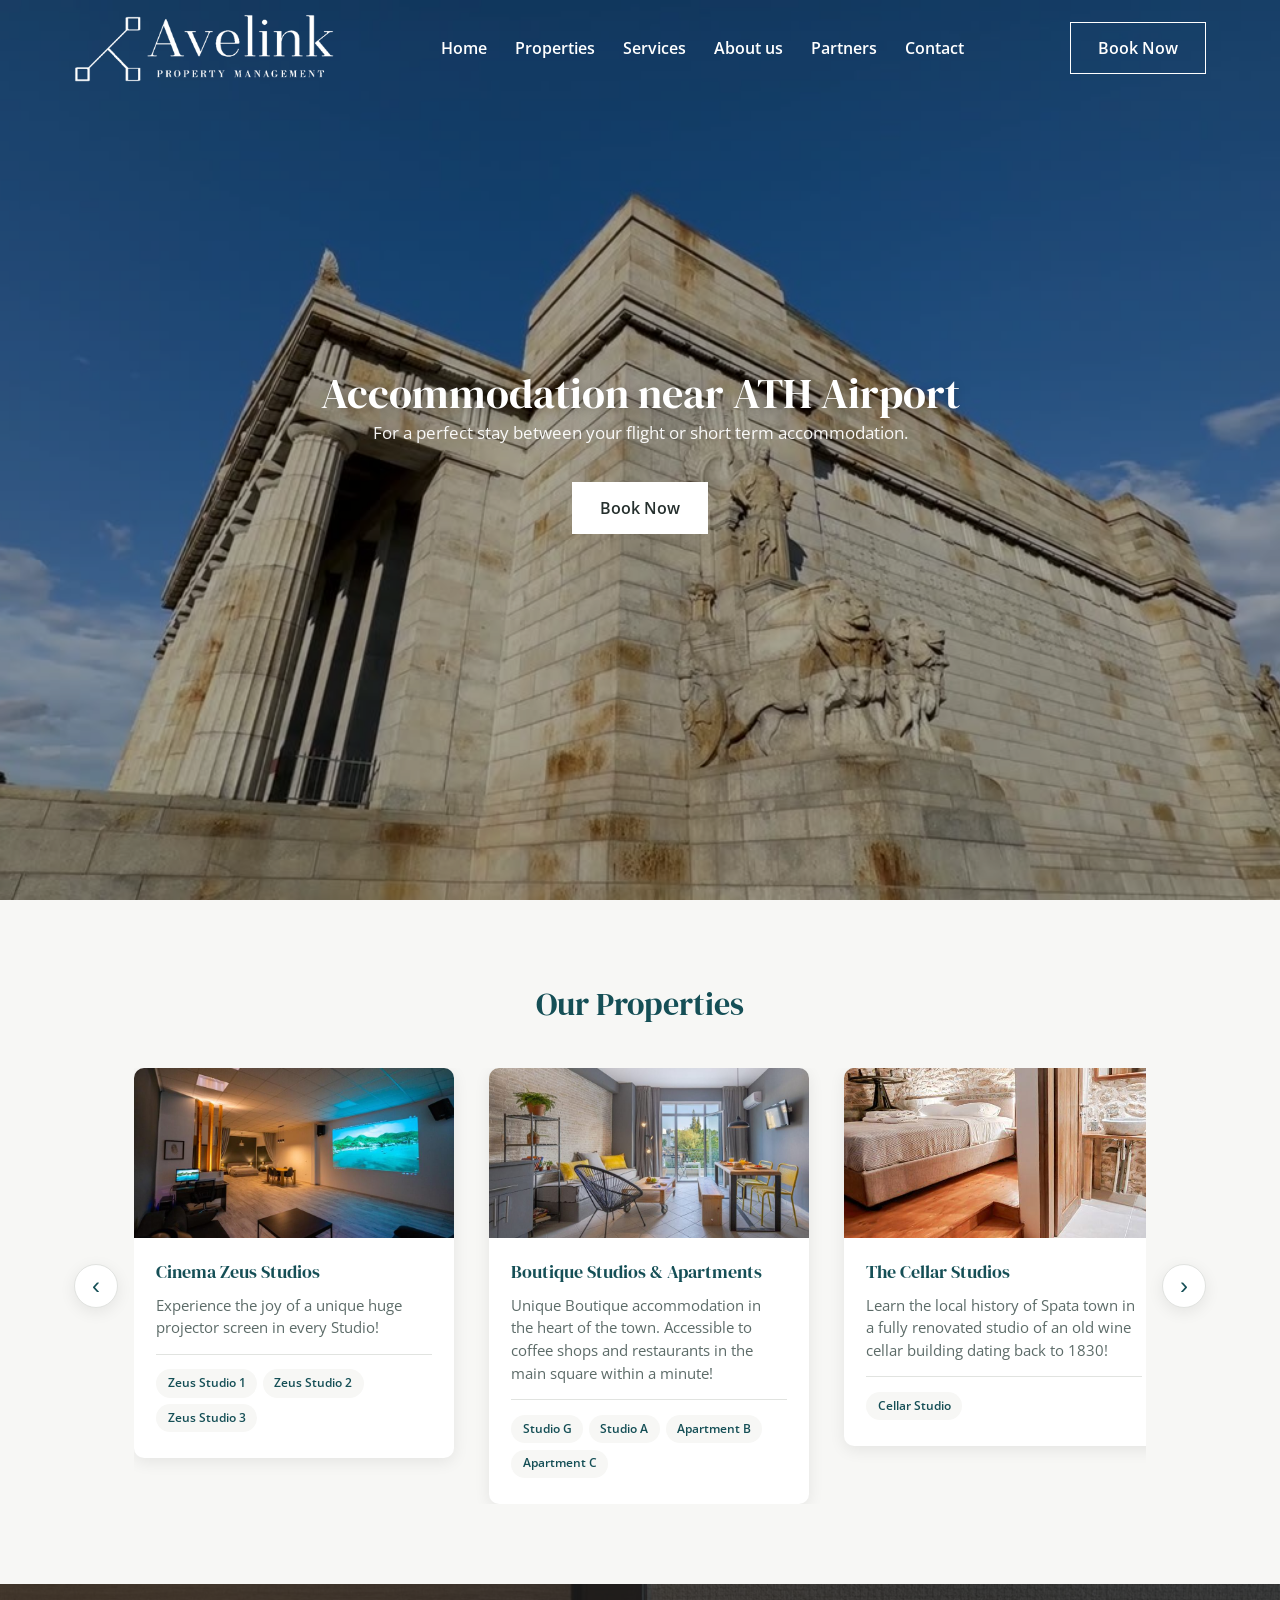
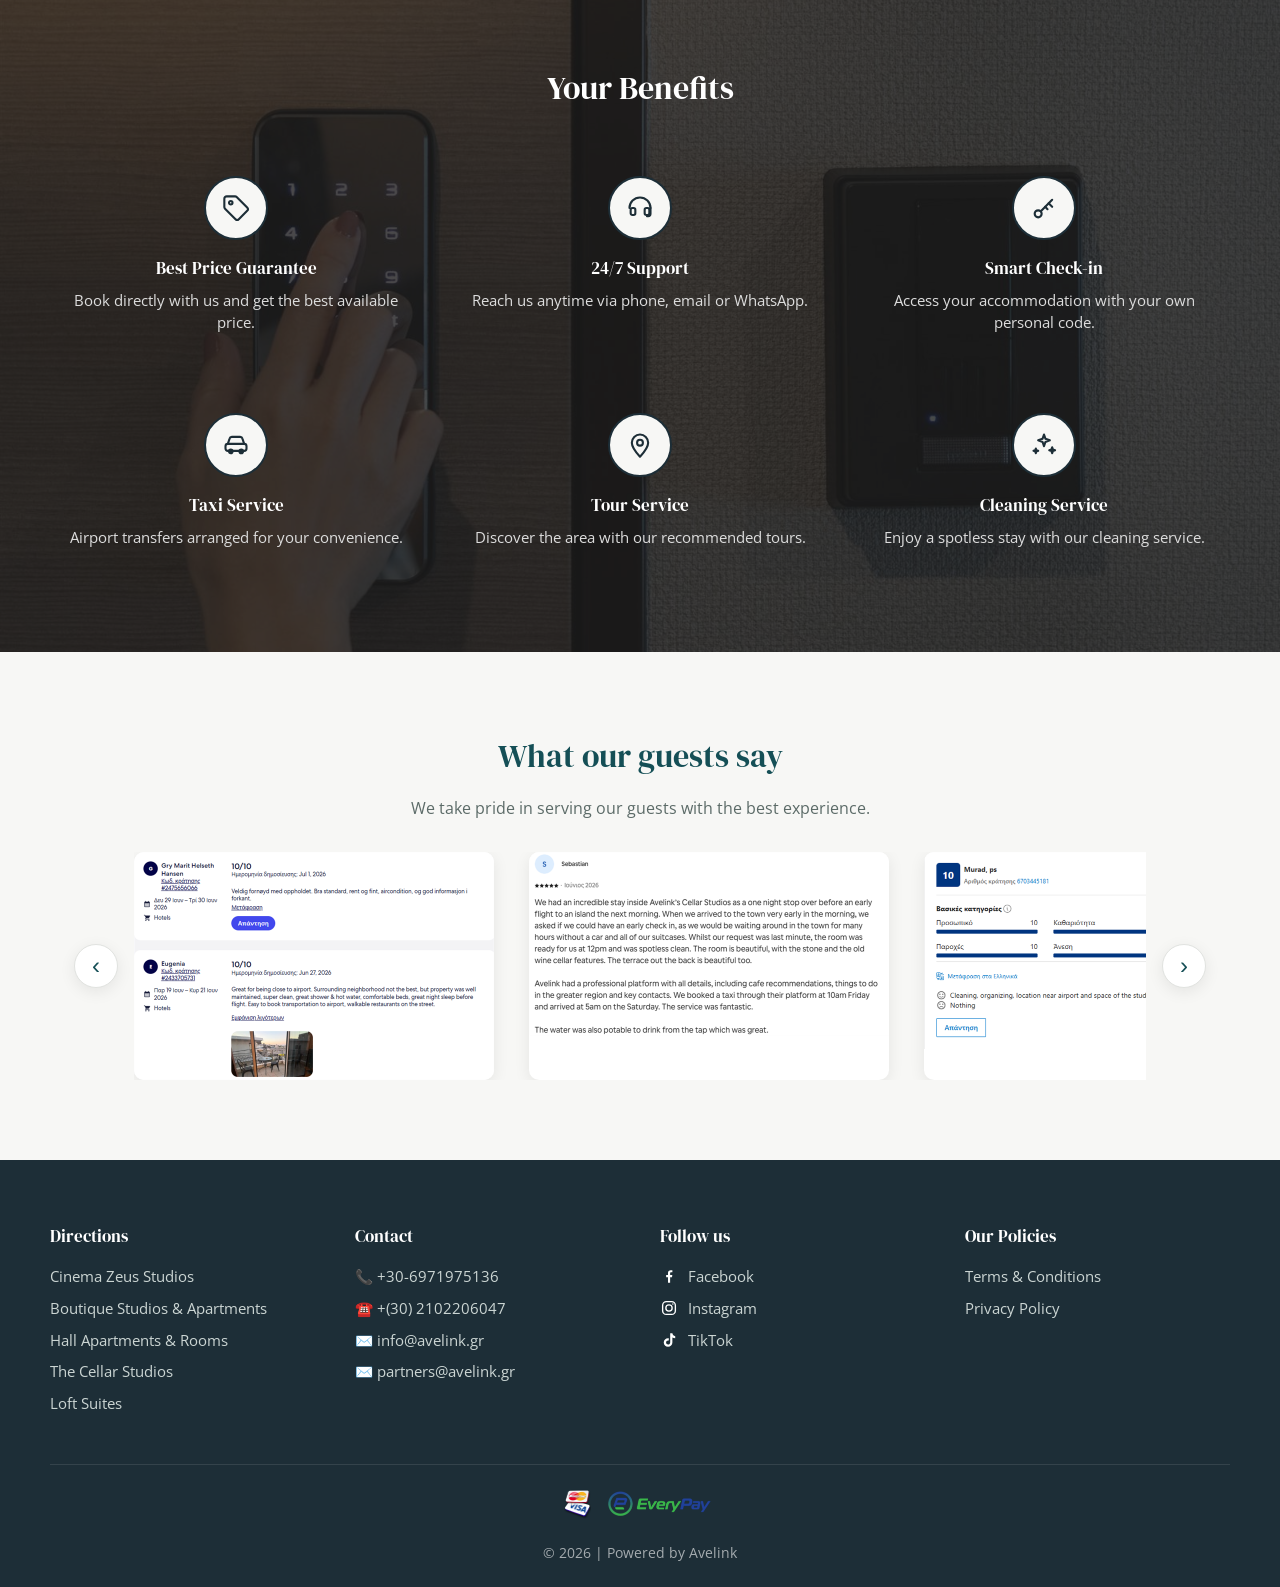
<file: index.html>
<!DOCTYPE html>
<html lang="en">
<head>
  <meta charset="UTF-8">
  <meta name="viewport" content="width=device-width, initial-scale=1.0">
  <title>Hotel Rooms &amp; Apartments Near Athens Airport | Avelink</title>
  <meta name="description" content="Studios &amp; apartments minutes from Athens International Airport (Eleftherios Venizelos, ATH) in Spata. Free parking, self check-in &amp; 24/7 support — ideal for layovers or short stays.">
  <meta name="robots" content="index, follow, max-image-preview:large">
  <link rel="canonical" href="https://avelink.gr/">

  <meta property="og:type" content="website">
  <meta property="og:site_name" content="Avelink">
  <meta property="og:locale" content="en_US">
  <meta property="og:url" content="https://avelink.gr/">
  <meta property="og:title" content="Hotel Rooms &amp; Apartments Near Athens Airport | Avelink">
  <meta property="og:description" content="Studios &amp; apartments minutes from Athens International Airport (Eleftherios Venizelos, ATH) in Spata. Free parking, self check-in &amp; 24/7 support — ideal for layovers or short stays.">
  <meta property="og:image" content="https://avelink.gr/images/hero-poster.jpg">
  <meta property="og:image:width" content="1280">
  <meta property="og:image:height" content="720">
  <meta name="twitter:card" content="summary_large_image">
  <meta name="twitter:title" content="Hotel Rooms &amp; Apartments Near Athens Airport | Avelink">
  <meta name="twitter:description" content="Studios &amp; apartments minutes from Athens International Airport (Eleftherios Venizelos, ATH) in Spata. Free parking, self check-in &amp; 24/7 support — ideal for layovers or short stays.">
  <meta name="twitter:image" content="https://avelink.gr/images/hero-poster.jpg">

  <script type="application/ld+json">
  {
    "@context": "https://schema.org",
    "@graph": [
      {
        "@type": "Organization",
        "@id": "https://avelink.gr/#organization",
        "name": "Avelink",
        "url": "https://avelink.gr/",
        "logo": "https://avelink.gr/images/logo-color.png",
        "image": "https://avelink.gr/images/hero-poster.jpg",
        "telephone": "+30-697-197-5136",
        "email": "info@avelink.gr",
        "sameAs": [
          "https://www.facebook.com/avelinkgr",
          "https://www.instagram.com/avelink.gr/",
          "https://www.tiktok.com/@avelink.gr"
        ]
      },
      {
        "@type": "LodgingBusiness",
        "@id": "https://avelink.gr/#lodgingbusiness",
        "name": "Avelink",
        "description": "Studios and apartments near Athens International Airport (Eleftherios Venizelos) in Spata, Attica — ideal for layovers, short stays and airport transit guests.",
        "url": "https://avelink.gr/",
        "telephone": "+30-697-197-5136",
        "priceRange": "€€",
        "image": "https://avelink.gr/images/hero-poster.jpg",
        "address": {
          "@type": "PostalAddress",
          "addressLocality": "Spata",
          "addressRegion": "Attica",
          "addressCountry": "GR"
        },
        "geo": {
          "@type": "GeoCoordinates",
          "latitude": 37.9594,
          "longitude": 23.9236
        },
        "areaServed": "Athens International Airport (ATH), Spata, Attica, Greece",
        "parentOrganization": { "@id": "https://avelink.gr/#organization" },
        "sameAs": [
          "https://www.facebook.com/avelinkgr",
          "https://www.instagram.com/avelink.gr/"
        ]
      },
      {
        "@type": "WebSite",
        "@id": "https://avelink.gr/#website",
        "url": "https://avelink.gr/",
        "name": "Avelink",
        "publisher": { "@id": "https://avelink.gr/#organization" },
        "inLanguage": "en"
      }
    ]
  }
  </script>

  <!-- Ίδιες γραμματοσειρές με το avelink.gr: DM Serif Display (τίτλοι) + Open Sans (κείμενο) -->
  <link rel="icon" href="images/favicon-32x32.png" sizes="32x32" type="image/png">
  <link rel="icon" href="images/favicon-192x192.png" sizes="192x192" type="image/png">
  <link rel="preconnect" href="https://fonts.googleapis.com">
  <link rel="preconnect" href="https://fonts.gstatic.com" crossorigin>
  <link href="https://fonts.googleapis.com/css2?family=DM+Serif+Display&family=Open+Sans:wght@400;600;700&display=swap" rel="stylesheet">

  <link rel="stylesheet" href="css/style.css">
</head>
<body>

  <!-- ============ HEADER / NAVIGATION ============ -->
  <header class="site-header">
    <nav class="navbar">
      <div class="navbar__logo">
        <a href="index.html">
          <img src="images/logo-white.png" alt="Avelink" class="navbar__logo-img navbar__logo-img--white">
          <img src="images/logo-color.png" alt="Avelink" class="navbar__logo-img navbar__logo-img--color">
        </a>
      </div>

      <ul class="navbar__menu" id="navbarMenu">
        <li><a href="index.html">Home</a></li>
        <li><a href="index.html#properties">Properties</a></li>
        <li class="has-dropdown">
          <a href="#services">Services</a>
          <ul class="dropdown">
            <li><a href="support.html">Taxi Service</a></li>
            <li><a href="tour-service.html">Tour Service</a></li>
          </ul>
        </li>
        <li><a href="about.html">About us</a></li>
        <li><a href="partners.html">Partners</a></li>
        <li><a href="#contact">Contact</a></li>
      </ul>

      <div class="navbar__actions">
        <a href="https://menoapartments.reserve-online.net/" class="btn btn--book" target="_blank" rel="noopener">Book Now</a>
      </div>

      <button class="navbar__toggle" id="navbarToggle" aria-label="Toggle menu" aria-expanded="false" aria-controls="navbarMenu">
        <span></span>
        <span></span>
        <span></span>
      </button>
    </nav>
  </header>

  <!-- ============ HERO SECTION ============ -->
  <section id="home" class="hero">
    <video class="hero__video" autoplay muted loop playsinline poster="images/hero-poster.jpg">
      <source src="video/hero.mp4" type="video/mp4">
    </video>
    <div class="hero__overlay"></div>
    <div class="hero__content">
      <h1>Accommodation near ATH Airport</h1>
      <p>For a perfect stay between your flight or short term accommodation.</p>
      <div class="hero__buttons">
        <a href="https://menoapartments.reserve-online.net/" class="btn btn--book" target="_blank" rel="noopener">Book Now</a>
      </div>
    </div>
  </section>

  <!-- ============ PROPERTIES SECTION ============ -->
  <section id="properties" class="properties">
    <h2 class="section-title">Our Properties</h2>

    <div class="carousel carousel--properties">
      <button class="carousel__arrow carousel__arrow--prev" aria-label="Previous property">&#8249;</button>

      <div class="carousel__viewport">
        <div class="carousel__track">

          <div class="carousel__slide">
            <article class="property-card">
              <div class="property-card__image">
                <img src="images/cinema-zeus.jpg" alt="Cinema Zeus Studios" loading="lazy">
              </div>
              <div class="property-card__body">
                <h3>Cinema Zeus Studios</h3>
                <p>Experience the joy of a unique huge projector screen in every Studio!</p>
                <ul class="property-card__rooms">
                  <li><a href="https://avelink.reserve-online.net/property/CINEMAZEUS/ZEUS1" target="_blank" rel="noopener">Zeus Studio 1</a></li>
                  <li><a href="https://avelink.reserve-online.net/property/CINEMAZEUS/ZEUS2" target="_blank" rel="noopener">Zeus Studio 2</a></li>
                  <li><a href="https://avelink.reserve-online.net/property/CINEMAZEUS/ZEUS3" target="_blank" rel="noopener">Zeus Studio 3</a></li>
                </ul>
              </div>
            </article>
          </div>

          <div class="carousel__slide">
            <article class="property-card">
              <div class="property-card__image">
                <img src="images/boutique.jpg" alt="Boutique Studios &amp; Apartments" loading="lazy">
              </div>
              <div class="property-card__body">
                <h3>Boutique Studios &amp; Apartments</h3>
                <p>Unique Boutique accommodation in the heart of the town. Accessible to coffee shops and restaurants in the main square within a minute!</p>
                <ul class="property-card__rooms">
                  <li><a href="https://avelink.reserve-online.net/property/CINEMAZEUS/BTQG" target="_blank" rel="noopener">Studio G</a></li>
                  <li><a href="https://avelink.reserve-online.net/property/CINEMAZEUS/BTQA" target="_blank" rel="noopener">Studio A</a></li>
                  <li><a href="https://avelink.reserve-online.net/property/CINEMAZEUS/BTQB" target="_blank" rel="noopener">Apartment B</a></li>
                  <li><a href="https://avelink.reserve-online.net/property/CINEMAZEUS/BTQC" target="_blank" rel="noopener">Apartment C</a></li>
                </ul>
              </div>
            </article>
          </div>

          <div class="carousel__slide">
            <article class="property-card">
              <div class="property-card__image">
                <img src="images/cellar.jpg" alt="The Cellar Studios" loading="lazy">
              </div>
              <div class="property-card__body">
                <h3>The Cellar Studios</h3>
                <p>Learn the local history of Spata town in a fully renovated studio of an old wine cellar building dating back to 1830!</p>
                <ul class="property-card__rooms">
                  <li><a href="https://avelink.reserve-online.net/property/CINEMAZEUS/TCS1" target="_blank" rel="noopener">Cellar Studio</a></li>
                </ul>
              </div>
            </article>
          </div>

          <div class="carousel__slide">
            <article class="property-card">
              <div class="property-card__image">
                <img src="images/hall.jpg" alt="Hall Apartments &amp; Rooms" loading="lazy">
              </div>
              <div class="property-card__body">
                <h3>Hall Apartments &amp; Rooms</h3>
                <p>Newly renovated Neoclassical building for the lovers of classics!</p>
                <ul class="property-card__rooms">
                  <li><a href="https://avelink.reserve-online.net/property/CINEMAZEUS/HALL1" target="_blank" rel="noopener">Hall Superior Apartment 1</a></li>
                  <li><a href="https://avelink.reserve-online.net/property/CINEMAZEUS/HALL2" target="_blank" rel="noopener">Hall room 2</a></li>
                  <li><a href="https://avelink.reserve-online.net/property/CINEMAZEUS/HALL3" target="_blank" rel="noopener">Hall room 3</a></li>
                  <li><a href="https://avelink.reserve-online.net/property/CINEMAZEUS/HALL4" target="_blank" rel="noopener">Hall Apartment 4</a></li>
                </ul>
              </div>
            </article>
          </div>

          <div class="carousel__slide">
            <article class="property-card">
              <div class="property-card__image">
                <img src="images/loft.jpg" alt="Loft Suites" loading="lazy">
              </div>
              <div class="property-card__body">
                <h3>Loft Suites</h3>
                <p>Unique loft accommodation in the absolute center of town. Steps away from the best coffee shops and dining options in the main square!</p>
                <ul class="property-card__rooms">
                  <li><a href="https://avelink.reserve-online.net/property/CINEMAZEUS/LOFT1" target="_blank" rel="noopener">Loft Suites</a></li>
                </ul>
              </div>
            </article>
          </div>

        </div>
      </div>

      <button class="carousel__arrow carousel__arrow--next" aria-label="Next property">&#8250;</button>
    </div>
  </section>

  <!-- ============ YOUR BENEFITS SECTION ============
       Background photo + darken filter, αυτολεξεί τεχνική από avelink.gr
       (background-image + filter: brightness(24%) contrast(81%)). -->
  <section id="benefits" class="benefits benefits--photo">
    <h2 class="section-title">Your Benefits</h2>

    <div class="benefits__grid">
      <div class="benefit-card">
        <div class="benefit-card__icon">
          <svg viewBox="0 0 24 24" fill="none" stroke="currentColor" stroke-width="1.8" stroke-linecap="round" stroke-linejoin="round">
            <path d="M12.59 2.59A2 2 0 0 0 11.17 2H4a2 2 0 0 0-2 2v7.17a2 2 0 0 0 .59 1.41l9 9a2 2 0 0 0 2.82 0l7.17-7.17a2 2 0 0 0 0-2.82l-9-9Z"/>
            <circle cx="7.5" cy="7.5" r="1.5"/>
          </svg>
        </div>
        <h3>Best Price Guarantee</h3>
        <p>Book directly with us and get the best available price.</p>
      </div>

      <div class="benefit-card">
        <div class="benefit-card__icon">
          <svg viewBox="0 0 24 24" fill="none" stroke="currentColor" stroke-width="1.8" stroke-linecap="round" stroke-linejoin="round">
            <path d="M3 12a9 9 0 0 1 18 0"/>
            <path d="M21 12v5a2 2 0 0 1-2 2h-1"/>
            <rect x="16" y="12" width="4" height="6" rx="1.5"/>
            <rect x="4" y="12" width="4" height="6" rx="1.5"/>
          </svg>
        </div>
        <h3>24/7 Support</h3>
        <p>Reach us anytime via phone, email or WhatsApp.</p>
      </div>

      <div class="benefit-card">
        <div class="benefit-card__icon">
          <svg viewBox="0 0 24 24" fill="none" stroke="currentColor" stroke-width="1.8" stroke-linecap="round" stroke-linejoin="round">
            <circle cx="7" cy="17" r="3"/>
            <path d="M9.5 14.5 19 5"/>
            <path d="M16 8l3 3"/>
            <path d="M13 11l2 2"/>
          </svg>
        </div>
        <h3>Smart Check-in</h3>
        <p>Access your accommodation with your own personal code.</p>
      </div>

      <div class="benefit-card">
        <div class="benefit-card__icon">
          <svg viewBox="0 0 24 24" fill="none" stroke="currentColor" stroke-width="1.8" stroke-linecap="round" stroke-linejoin="round">
            <path d="M5 11l1.5-4.5A2 2 0 0 1 8.4 5h7.2a2 2 0 0 1 1.9 1.5L19 11"/>
            <rect x="3" y="11" width="18" height="6" rx="2"/>
            <circle cx="7.5" cy="17.5" r="1.5"/>
            <circle cx="16.5" cy="17.5" r="1.5"/>
          </svg>
        </div>
        <h3>Taxi Service</h3>
        <p>Airport transfers arranged for your convenience.</p>
      </div>

      <div class="benefit-card">
        <div class="benefit-card__icon">
          <svg viewBox="0 0 24 24" fill="none" stroke="currentColor" stroke-width="1.8" stroke-linecap="round" stroke-linejoin="round">
            <path d="M12 22s7-7.58 7-12a7 7 0 1 0-14 0c0 4.42 7 12 7 12z"/>
            <circle cx="12" cy="10" r="2.5"/>
          </svg>
        </div>
        <h3>Tour Service</h3>
        <p>Discover the area with our recommended tours.</p>
      </div>

      <div class="benefit-card">
        <div class="benefit-card__icon">
          <svg viewBox="0 0 24 24" fill="none" stroke="currentColor" stroke-width="1.8" stroke-linecap="round" stroke-linejoin="round">
            <path d="M12 3l1.2 3.6L17 8l-3.8 1.4L12 13l-1.2-3.6L7 8l3.8-1.4L12 3z"/>
            <path d="M19 14l.6 1.8 1.9.7-1.9.7L19 19l-.6-1.8-1.9-.7 1.9-.7L19 14z"/>
            <path d="M5 15l.5 1.5L7 17l-1.5.5L5 19l-.5-1.5L3 17l1.5-.5L5 15z"/>
          </svg>
        </div>
        <h3>Cleaning Service</h3>
        <p>Enjoy a spotless stay with our cleaning service.</p>
      </div>
    </div>
  </section>

  <!-- ============ REVIEWS / COMMENTS ============
       Carousel με πραγματικά screenshots κριτικών πελατών, στην ίδια
       σειρά και με ίδια λογική (autoplay, infinite loop, pause on hover)
       όπως στο πραγματικό avelink.gr. -->
  <section id="reviews" class="reviews">
    <h2 class="section-title">What our guests say</h2>
    <p class="reviews__subtitle">We take pride in serving our guests with the best experience.</p>

    <div class="carousel carousel--reviews">
      <button class="carousel__arrow carousel__arrow--prev" aria-label="Previous review">&#8249;</button>

      <div class="carousel__viewport">
        <div class="carousel__track">
          <div class="carousel__slide"><img src="images/reviews/review-1.png" alt="Customer review screenshot 1" loading="lazy"></div>
          <div class="carousel__slide"><img src="images/reviews/review-2.png" alt="Customer review screenshot 2" loading="lazy"></div>
          <div class="carousel__slide"><img src="images/reviews/review-3.png" alt="Customer review screenshot 3" loading="lazy"></div>
          <div class="carousel__slide"><img src="images/reviews/review-4.png" alt="Customer review screenshot 4" loading="lazy"></div>
        </div>
      </div>

      <button class="carousel__arrow carousel__arrow--next" aria-label="Next review">&#8250;</button>
    </div>
  </section>

  <!-- ============ FOOTER ============ -->
  <footer id="contact" class="site-footer">
    <div class="footer__grid">

      <div class="footer__col">
        <h4>Directions</h4>
        <ul>
          <li><a href="https://www.google.com/maps/place/Cinema+Zeus+Studios/@37.9588543,23.9221323,18z/data=!4m9!3m8!1s0x14a19b4ba147fa73:0x21a8716883512f60!5m2!4m1!1i2!8m2!3d37.9594385!4d23.9235878!16s%2Fg%2F11jn3bsspl" target="_blank" rel="noopener">Cinema Zeus Studios</a></li>
          <li><a href="https://www.google.com/maps/place/Boutique+Studios+%26+Apartments/@37.9610738,23.9150298,19z/data=!4m6!3m5!1s0x14a19bf239e1ccbb:0x763ece8b5134db16!8m2!3d37.9614839!4d23.9154619!16s%2Fg%2F11sqcvvf23" target="_blank" rel="noopener">Boutique Studios &amp; Apartments</a></li>
          <li><a href="https://www.google.com/maps/place/Hall+Apartments+%26+Rooms/@37.9597885,23.9163919,19z/data=!4m9!3m8!1s0x14a19b7233044201:0xbeb8501b029a70ab!5m2!4m1!1i2!8m2!3d37.959919!4d23.9161556!16s%2Fg%2F11s1tx528l" target="_blank" rel="noopener">Hall Apartments &amp; Rooms</a></li>
          <li><a href="https://tinyurl.com/2p86tsnh" target="_blank" rel="noopener">The Cellar Studios</a></li>
          <li><a href="https://www.google.com/maps/place/Spata+center+loft/@37.9619391,23.915207,150m/data=!3m1!1e3!4m14!1m2!2m1!1sloft+studios+spata+!3m10!1s0x14a19a850db42745:0x6afe5a54d5dfa51a!5m2!4m1!1i2!8m2!3d37.962059!4d23.9155693!15sChJsb2Z0IHN0dWRpb3Mgc3BhdGGSAQ92YWNhdGlvbl9yZW50YWzgAQA!16s%2Fg%2F11zkwgf72q!17BQ0FF?entry=ttu&g_ep=EgoyMDI2MDgxOS4wIKXMDSoASAFQAw%3D%3D" target="_blank" rel="noopener">Loft Suites</a></li>
        </ul>
      </div>

      <div class="footer__col">
        <h4>Contact</h4>
        <ul>
          <li>📞 +30-6971975136</li>
          <li>☎️ +(30) 2102206047</li>
          <li>✉️ info@avelink.gr</li>
          <li>✉️ partners@avelink.gr</li>
        </ul>
      </div>

      <div class="footer__col">
        <h4>Follow us</h4>
        <ul class="footer__social">
          <li><a href="https://www.facebook.com/avelinkgr" target="_blank" rel="noopener">
            <svg class="social-icon" viewBox="0 0 24 24" fill="#fff" aria-hidden="true"><path d="M13.5 21v-7.5h2.5l.4-3H13.5V8.5c0-.87.24-1.46 1.5-1.46H16.5V4.35C16.24 4.32 15.34 4.24 14.3 4.24c-2.16 0-3.64 1.32-3.64 3.75V10.5H8.2v3h2.46V21h2.84Z"/></svg>
            Facebook
          </a></li>
          <li><a href="https://www.instagram.com/avelink.gr/" target="_blank" rel="noopener">
            <svg class="social-icon" viewBox="0 0 24 24" fill="none" stroke="#fff" stroke-width="1.8" aria-hidden="true"><rect x="3.5" y="3.5" width="17" height="17" rx="5"/><circle cx="12" cy="12" r="4.2"/><circle cx="17.2" cy="6.8" r="1" fill="#fff" stroke="none"/></svg>
            Instagram
          </a></li>
          <li><a href="https://www.tiktok.com/@avelink.gr?is_from_webapp=1&sender_device=pc" target="_blank" rel="noopener">
            <svg class="social-icon" viewBox="0 0 24 24" fill="#fff" aria-hidden="true"><path d="M16.5 3c.3 2.1 1.7 3.6 3.8 3.9v2.9c-1.3-.03-2.6-.4-3.8-1.1v6.6c0 3.2-2.6 5.7-5.8 5.7S5 18.5 5 15.3s2.6-5.7 5.8-5.7c.3 0 .6.02.9.06v3c-.3-.1-.6-.14-.9-.14-1.5 0-2.7 1.2-2.7 2.7s1.2 2.7 2.7 2.7 2.8-1.1 2.8-2.7V3h3Z"/></svg>
            TikTok
          </a></li>
        </ul>
      </div>

      <div class="footer__col">
        <h4>Our Policies</h4>
        <ul>
          <li><a href="terms-and-conditions.html">Terms &amp; Conditions</a></li>
          <li><a href="privacy-policy.html">Privacy Policy</a></li>
        </ul>
      </div>

    </div>

    <div class="footer__payments">
      <img src="images/payment-cards.png" alt="Visa, Mastercard" class="payment-icon">
      <img src="images/payment-everypay.png" alt="EveryPay" class="payment-icon">
    </div>

    <div class="footer__bottom">
      <p>&copy; 2026 | Powered by Avelink</p>
    </div>
  </footer>

  <script src="js/script.js"></script>
</body>
</html>
</file>
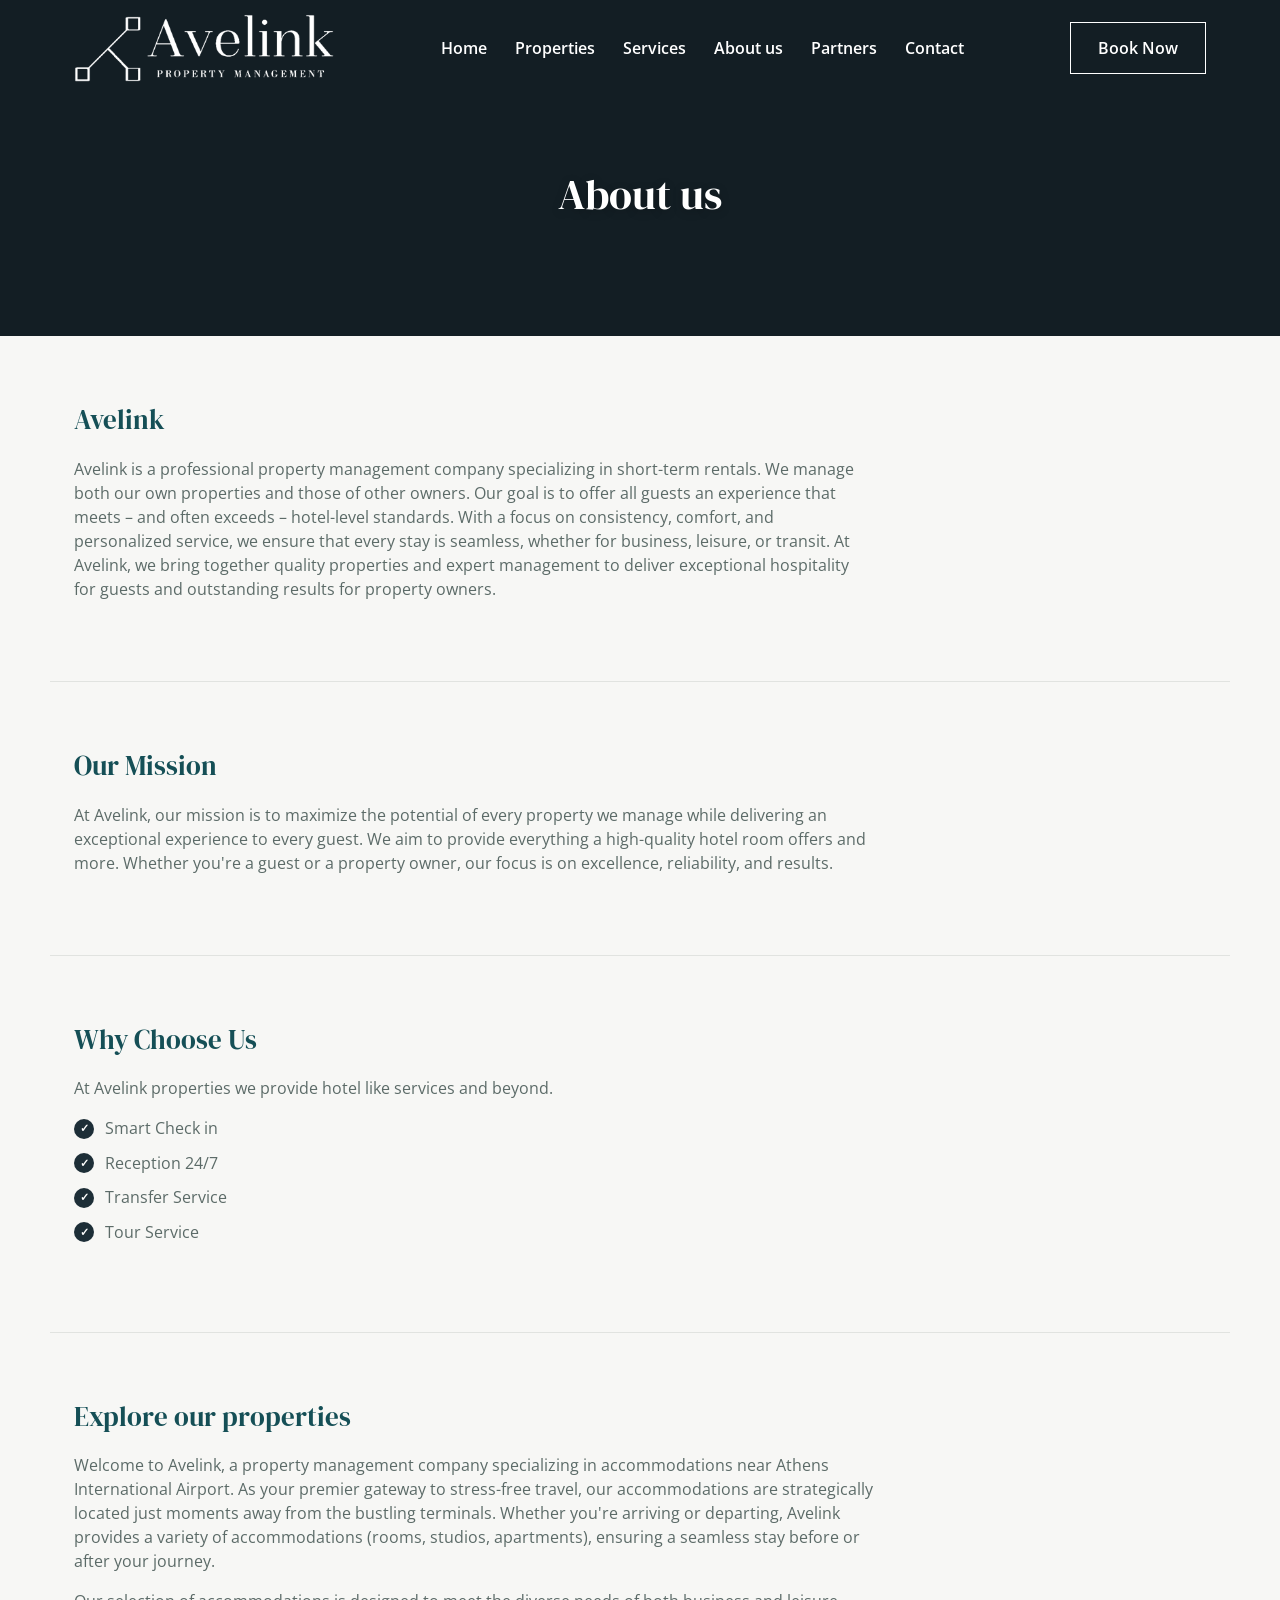
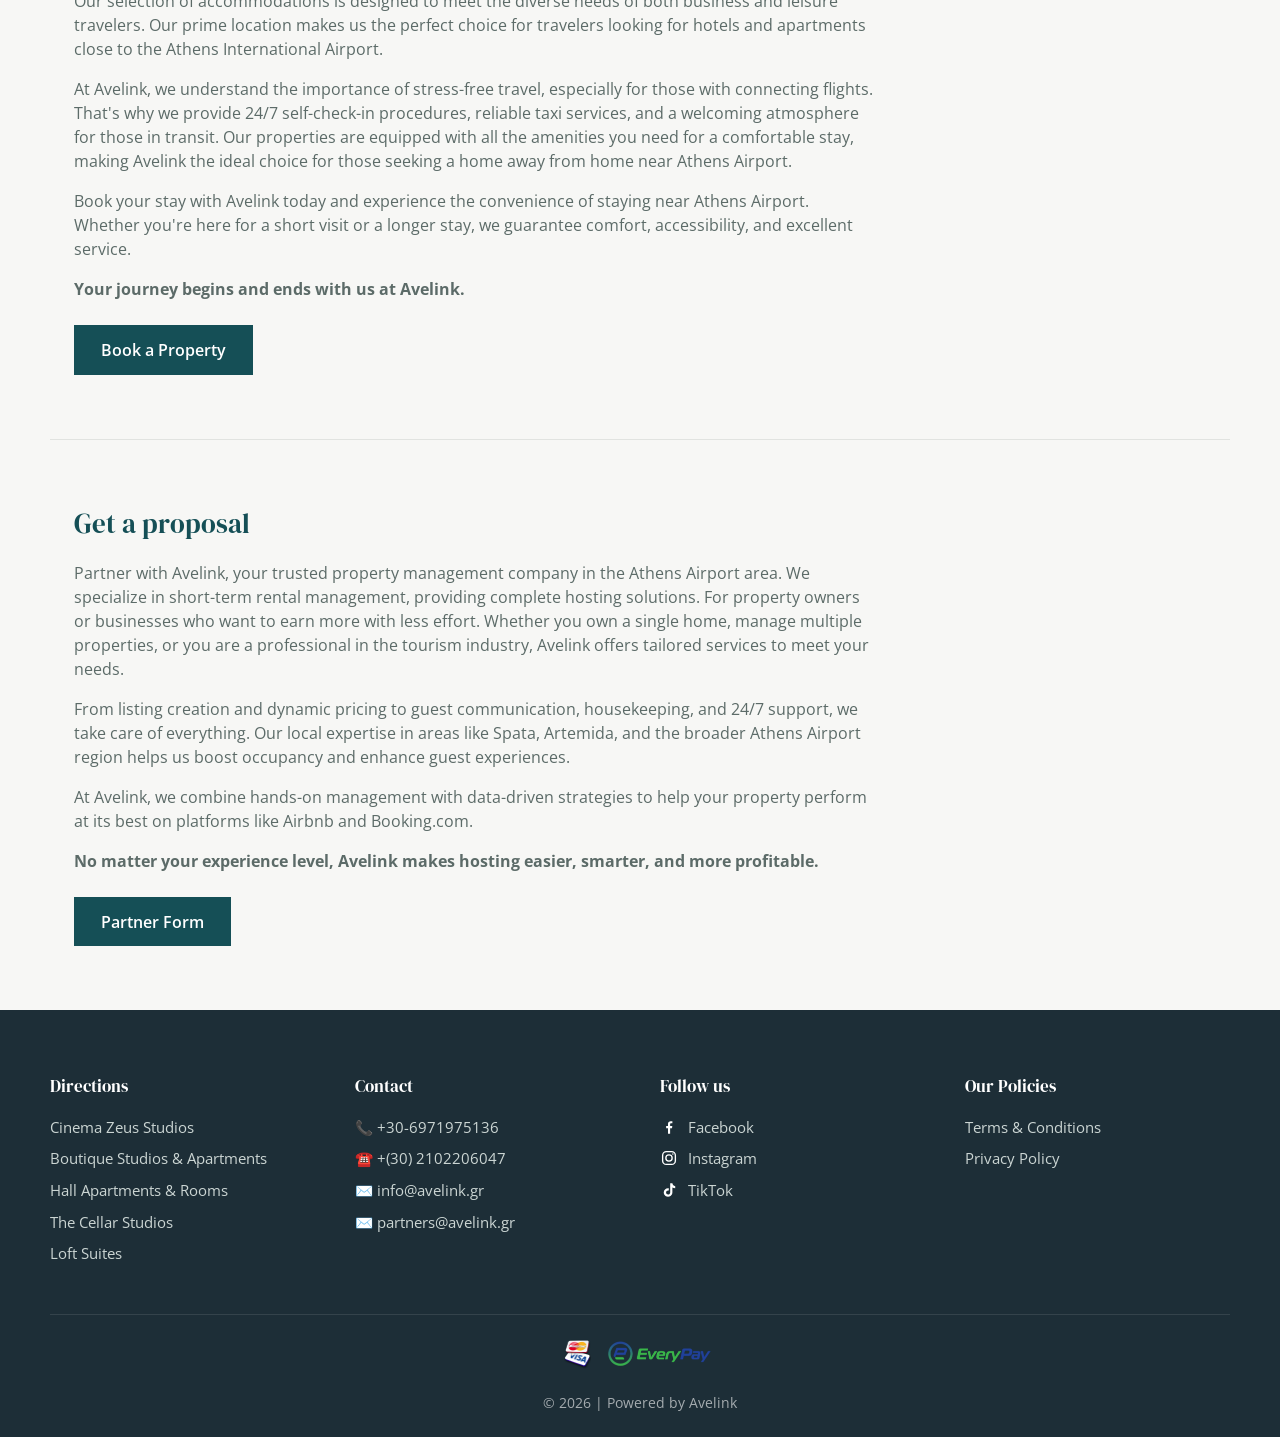
<file: about.html>
<!DOCTYPE html>
<html lang="en">
<head>
  <meta charset="UTF-8">
  <meta name="viewport" content="width=device-width, initial-scale=1.0">
  <title>About Avelink | Property Management Near Athens Airport</title>
  <meta name="description" content="Avelink is a property management company based near Athens Airport in Spata, offering studios and apartments with hotel-level comfort, consistency and personalized guest service.">
  <meta name="robots" content="index, follow, max-image-preview:large">
  <link rel="canonical" href="https://avelink.gr/about">

  <meta property="og:type" content="website">
  <meta property="og:site_name" content="Avelink">
  <meta property="og:locale" content="en_US">
  <meta property="og:url" content="https://avelink.gr/about">
  <meta property="og:title" content="About Avelink | Property Management Near Athens Airport">
  <meta property="og:description" content="Avelink is a property management company based near Athens Airport in Spata, offering studios and apartments with hotel-level comfort, consistency and personalized guest service.">
  <meta property="og:image" content="https://avelink.gr/images/hero-poster.jpg">
  <meta name="twitter:card" content="summary_large_image">
  <meta name="twitter:title" content="About Avelink | Property Management Near Athens Airport">
  <meta name="twitter:description" content="Avelink is a property management company based near Athens Airport in Spata, offering studios and apartments with hotel-level comfort, consistency and personalized guest service.">
  <meta name="twitter:image" content="https://avelink.gr/images/hero-poster.jpg">

  <script type="application/ld+json">
  {
    "@context": "https://schema.org",
    "@type": "BreadcrumbList",
    "itemListElement": [
      { "@type": "ListItem", "position": 1, "name": "Home", "item": "https://avelink.gr/" },
      { "@type": "ListItem", "position": 2, "name": "About us", "item": "https://avelink.gr/about" }
    ]
  }
  </script>

  <link rel="icon" href="images/favicon-32x32.png" sizes="32x32" type="image/png">
  <link rel="icon" href="images/favicon-192x192.png" sizes="192x192" type="image/png">
  <link rel="preconnect" href="https://fonts.googleapis.com">
  <link rel="preconnect" href="https://fonts.gstatic.com" crossorigin>
  <link href="https://fonts.googleapis.com/css2?family=DM+Serif+Display&family=Open+Sans:wght@400;600;700&display=swap" rel="stylesheet">

  <link rel="stylesheet" href="css/style.css">
</head>
<body>

  <!-- ============ HEADER / NAVIGATION ============ -->
  <header class="site-header">
    <nav class="navbar">
      <div class="navbar__logo">
        <a href="index.html">
          <img src="images/logo-white.png" alt="Avelink" class="navbar__logo-img navbar__logo-img--white">
          <img src="images/logo-color.png" alt="Avelink" class="navbar__logo-img navbar__logo-img--color">
        </a>
      </div>

      <ul class="navbar__menu" id="navbarMenu">
        <li><a href="index.html">Home</a></li>
        <li><a href="index.html#properties">Properties</a></li>
        <li class="has-dropdown">
          <a href="#services">Services</a>
          <ul class="dropdown">
            <li><a href="support.html">Taxi Service</a></li>
            <li><a href="tour-service.html">Tour Service</a></li>
          </ul>
        </li>
        <li><a href="about.html">About us</a></li>
        <li><a href="partners.html">Partners</a></li>
        <li><a href="#contact">Contact</a></li>
      </ul>

      <div class="navbar__actions">
        <a href="https://menoapartments.reserve-online.net/" class="btn btn--book" target="_blank" rel="noopener">Book Now</a>
      </div>

      <button class="navbar__toggle" id="navbarToggle" aria-label="Toggle menu" aria-expanded="false" aria-controls="navbarMenu">
        <span></span>
        <span></span>
        <span></span>
      </button>
    </nav>
  </header>

  <!-- ============ PAGE BANNER ============ -->
  <section class="hero hero--sub">
    <div class="hero__overlay"></div>
    <div class="hero__content">
      <h1>About us</h1>
    </div>
  </section>

  <!-- ============ AVELINK (intro) ============
       Κείμενο αυτολεξεί από avelink.gr/aboutus/ -->
  <section class="page-content">
    <h2>Avelink</h2>
    <p>
      Avelink is a professional property management company specializing in short-term
      rentals. We manage both our own properties and those of other owners. Our goal is
      to offer all guests an experience that meets – and often exceeds – hotel-level
      standards. With a focus on consistency, comfort, and personalized service, we
      ensure that every stay is seamless, whether for business, leisure, or transit. At
      Avelink, we bring together quality properties and expert management to deliver
      exceptional hospitality for guests and outstanding results for property owners.
    </p>
  </section>

  <!-- ============ OUR MISSION ============ -->
  <section class="page-content">
    <h2>Our Mission</h2>
    <p>
      At Avelink, our mission is to maximize the potential of every property we manage
      while delivering an exceptional experience to every guest. We aim to provide
      everything a high-quality hotel room offers and more. Whether you're a guest or a
      property owner, our focus is on excellence, reliability, and results.
    </p>
  </section>

  <!-- ============ WHY CHOOSE US ============ -->
  <section class="page-content">
    <h2>Why Choose Us</h2>
    <p>At Avelink properties we provide hotel like services and beyond.</p>
    <ul class="info-list">
      <li><span class="info-list__icon">✓</span>Smart Check in</li>
      <li><span class="info-list__icon">✓</span>Reception 24/7</li>
      <li><span class="info-list__icon">✓</span>Transfer Service</li>
      <li><span class="info-list__icon">✓</span>Tour Service</li>
    </ul>
  </section>

  <!-- ============ EXPLORE OUR PROPERTIES ============ -->
  <section class="page-content">
    <h2>Explore our properties</h2>
    <p>
      Welcome to Avelink, a property management company specializing in accommodations
      near Athens International Airport. As your premier gateway to stress-free travel,
      our accommodations are strategically located just moments away from the bustling
      terminals. Whether you're arriving or departing, Avelink provides a variety of
      accommodations (rooms, studios, apartments), ensuring a seamless stay before or
      after your journey.
    </p>
    <p>
      Our selection of accommodations is designed to meet the diverse needs of both
      business and leisure travelers. Our prime location makes us the perfect choice for
      travelers looking for hotels and apartments close to the Athens International
      Airport.
    </p>
    <p>
      At Avelink, we understand the importance of stress-free travel, especially for
      those with connecting flights. That's why we provide 24/7 self-check-in
      procedures, reliable taxi services, and a welcoming atmosphere for those in
      transit. Our properties are equipped with all the amenities you need for a
      comfortable stay, making Avelink the ideal choice for those seeking a home away
      from home near Athens Airport.
    </p>
    <p>
      Book your stay with Avelink today and experience the convenience of staying near
      Athens Airport. Whether you're here for a short visit or a longer stay, we
      guarantee comfort, accessibility, and excellent service.
    </p>
    <p><strong>Your journey begins and ends with us at Avelink.</strong></p>
    <a href="index.html#properties" class="btn btn--green">Book a Property</a>
  </section>

  <section class="page-content">
    <h2>Get a proposal</h2>
    <p>
      Partner with Avelink, your trusted property management company in the Athens
      Airport area. We specialize in short-term rental management, providing complete
      hosting solutions. For property owners or businesses who want to earn more with
      less effort. Whether you own a single home, manage multiple properties, or you
      are a professional in the tourism industry, Avelink offers tailored services to
      meet your needs.
    </p>
    <p>
      From listing creation and dynamic pricing to guest communication, housekeeping,
      and 24/7 support, we take care of everything. Our local expertise in areas like
      Spata, Artemida, and the broader Athens Airport region helps us boost occupancy
      and enhance guest experiences.
    </p>
    <p>
      At Avelink, we combine hands-on management with data-driven strategies to help
      your property perform at its best on platforms like Airbnb and Booking.com.
    </p>
    <p><strong>No matter your experience level, Avelink makes hosting easier, smarter, and more profitable.</strong></p>
    <a href="partners.html" class="btn btn--green">Partner Form</a>
  </section>

  <!-- ============ FOOTER ============ -->
  <footer id="contact" class="site-footer">
    <div class="footer__grid">

      <div class="footer__col">
        <h4>Directions</h4>
        <ul>
          <li><a href="https://www.google.com/maps/place/Cinema+Zeus+Studios/@37.9588543,23.9221323,18z/data=!4m9!3m8!1s0x14a19b4ba147fa73:0x21a8716883512f60!5m2!4m1!1i2!8m2!3d37.9594385!4d23.9235878!16s%2Fg%2F11jn3bsspl" target="_blank" rel="noopener">Cinema Zeus Studios</a></li>
          <li><a href="https://www.google.com/maps/place/Boutique+Studios+%26+Apartments/@37.9610738,23.9150298,19z/data=!4m6!3m5!1s0x14a19bf239e1ccbb:0x763ece8b5134db16!8m2!3d37.9614839!4d23.9154619!16s%2Fg%2F11sqcvvf23" target="_blank" rel="noopener">Boutique Studios &amp; Apartments</a></li>
          <li><a href="https://www.google.com/maps/place/Hall+Apartments+%26+Rooms/@37.9597885,23.9163919,19z/data=!4m9!3m8!1s0x14a19b7233044201:0xbeb8501b029a70ab!5m2!4m1!1i2!8m2!3d37.959919!4d23.9161556!16s%2Fg%2F11s1tx528l" target="_blank" rel="noopener">Hall Apartments &amp; Rooms</a></li>
          <li><a href="https://tinyurl.com/2p86tsnh" target="_blank" rel="noopener">The Cellar Studios</a></li>
          <li><a href="https://www.google.com/maps/place/Spata+center+loft/@37.9619391,23.915207,150m/data=!3m1!1e3!4m14!1m2!2m1!1sloft+studios+spata+!3m10!1s0x14a19a850db42745:0x6afe5a54d5dfa51a!5m2!4m1!1i2!8m2!3d37.962059!4d23.9155693!15sChJsb2Z0IHN0dWRpb3Mgc3BhdGGSAQ92YWNhdGlvbl9yZW50YWzgAQA!16s%2Fg%2F11zkwgf72q!17BQ0FF?entry=ttu&g_ep=EgoyMDI2MDgxOS4wIKXMDSoASAFQAw%3D%3D" target="_blank" rel="noopener">Loft Suites</a></li>
        </ul>
      </div>

      <div class="footer__col">
        <h4>Contact</h4>
        <ul>
          <li>📞 +30-6971975136</li>
          <li>☎️ +(30) 2102206047</li>
          <li>✉️ info@avelink.gr</li>
          <li>✉️ partners@avelink.gr</li>
        </ul>
      </div>

      <div class="footer__col">
        <h4>Follow us</h4>
        <ul class="footer__social">
          <li><a href="https://www.facebook.com/avelinkgr" target="_blank" rel="noopener">
            <svg class="social-icon" viewBox="0 0 24 24" fill="#fff" aria-hidden="true"><path d="M13.5 21v-7.5h2.5l.4-3H13.5V8.5c0-.87.24-1.46 1.5-1.46H16.5V4.35C16.24 4.32 15.34 4.24 14.3 4.24c-2.16 0-3.64 1.32-3.64 3.75V10.5H8.2v3h2.46V21h2.84Z"/></svg>
            Facebook
          </a></li>
          <li><a href="https://www.instagram.com/avelink.gr/" target="_blank" rel="noopener">
            <svg class="social-icon" viewBox="0 0 24 24" fill="none" stroke="#fff" stroke-width="1.8" aria-hidden="true"><rect x="3.5" y="3.5" width="17" height="17" rx="5"/><circle cx="12" cy="12" r="4.2"/><circle cx="17.2" cy="6.8" r="1" fill="#fff" stroke="none"/></svg>
            Instagram
          </a></li>
          <li><a href="https://www.tiktok.com/@avelink.gr?is_from_webapp=1&sender_device=pc" target="_blank" rel="noopener">
            <svg class="social-icon" viewBox="0 0 24 24" fill="#fff" aria-hidden="true"><path d="M16.5 3c.3 2.1 1.7 3.6 3.8 3.9v2.9c-1.3-.03-2.6-.4-3.8-1.1v6.6c0 3.2-2.6 5.7-5.8 5.7S5 18.5 5 15.3s2.6-5.7 5.8-5.7c.3 0 .6.02.9.06v3c-.3-.1-.6-.14-.9-.14-1.5 0-2.7 1.2-2.7 2.7s1.2 2.7 2.7 2.7 2.8-1.1 2.8-2.7V3h3Z"/></svg>
            TikTok
          </a></li>
        </ul>
      </div>

      <div class="footer__col">
        <h4>Our Policies</h4>
        <ul>
          <li><a href="terms-and-conditions.html">Terms &amp; Conditions</a></li>
          <li><a href="privacy-policy.html">Privacy Policy</a></li>
        </ul>
      </div>

    </div>

    <div class="footer__payments">
      <img src="images/payment-cards.png" alt="Visa, Mastercard" class="payment-icon">
      <img src="images/payment-everypay.png" alt="EveryPay" class="payment-icon">
    </div>

    <div class="footer__bottom">
      <p>&copy; 2026 | Powered by Avelink</p>
    </div>
  </footer>

  <script src="js/script.js"></script>
</body>
</html>
</file>
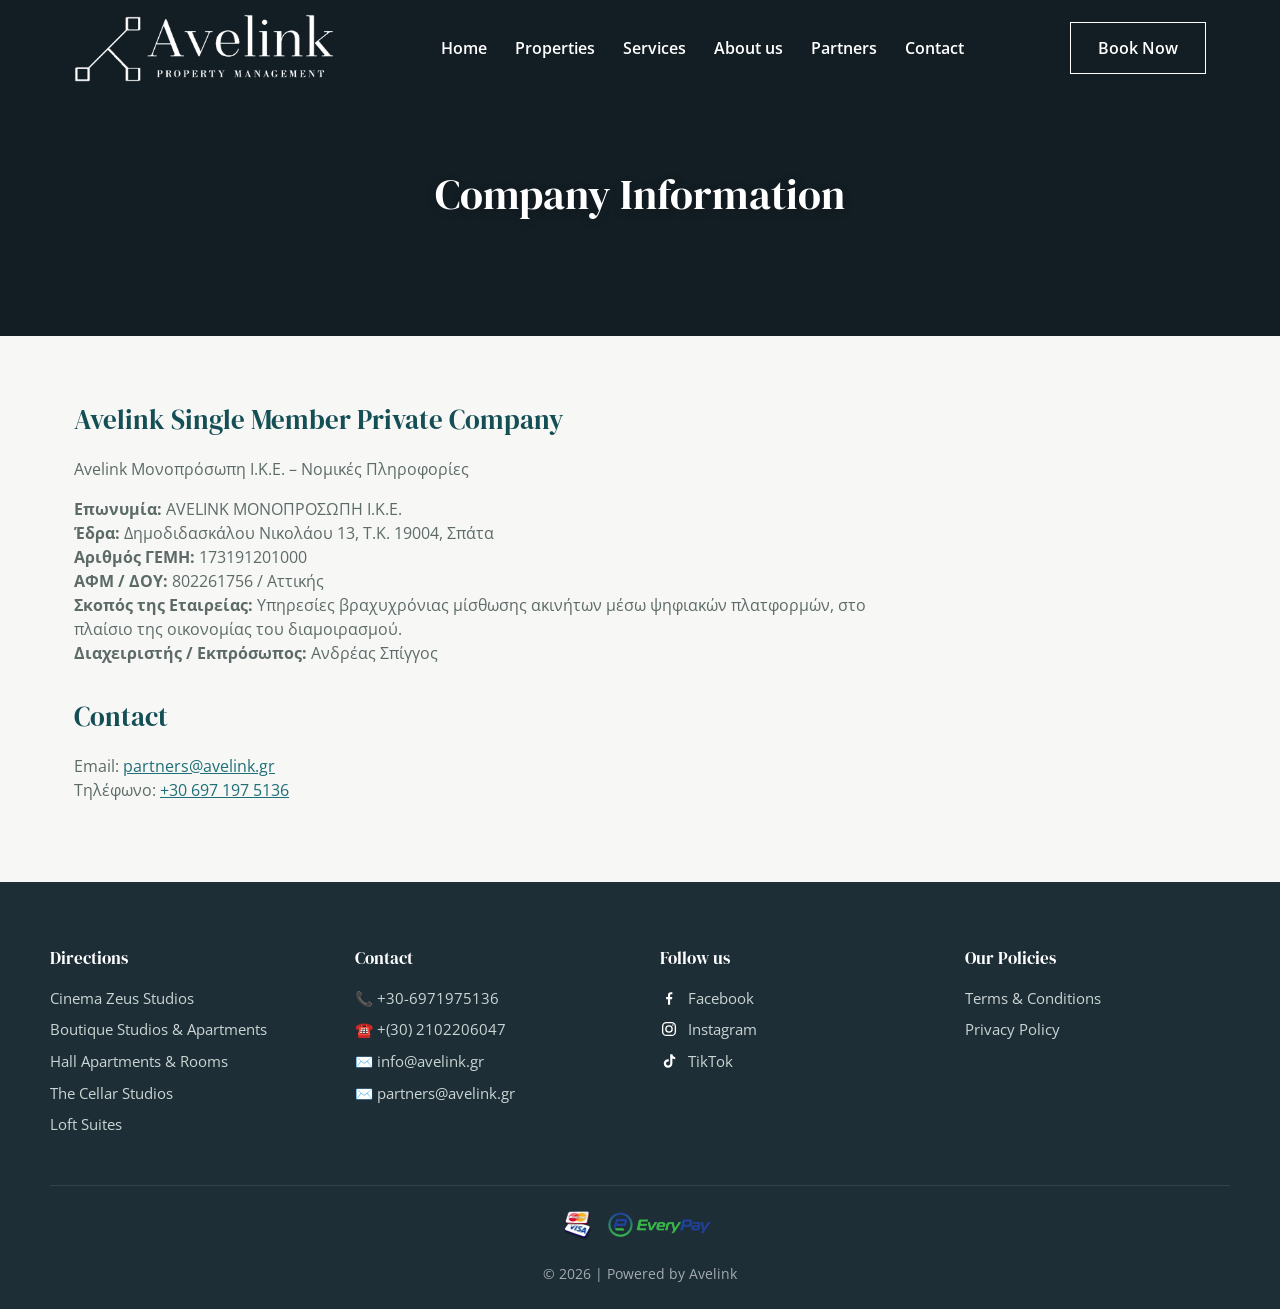
<file: companyinfo.html>
<!DOCTYPE html>
<html lang="en">
<head>
  <meta charset="UTF-8">
  <meta name="viewport" content="width=device-width, initial-scale=1.0">
  <title>Company Information | Avelink</title>
  <meta name="description" content="Legal registration details for Avelink Single Member Private Company (Avelink Μονοπρόσωπη Ι.Κ.Ε.): registered office, GEMI number, VAT/tax office and company purpose.">
  <meta name="robots" content="index, follow, max-image-preview:large">
  <link rel="canonical" href="https://avelink.gr/companyinfo">

  <meta property="og:type" content="website">
  <meta property="og:site_name" content="Avelink">
  <meta property="og:locale" content="en_US">
  <meta property="og:url" content="https://avelink.gr/companyinfo">
  <meta property="og:title" content="Company Information | Avelink">
  <meta property="og:description" content="Legal registration details for Avelink Single Member Private Company (Avelink Μονοπρόσωπη Ι.Κ.Ε.): registered office, GEMI number, VAT/tax office and company purpose.">
  <meta property="og:image" content="https://avelink.gr/images/hero-poster.jpg">
  <meta name="twitter:card" content="summary_large_image">
  <meta name="twitter:title" content="Company Information | Avelink">
  <meta name="twitter:description" content="Legal registration details for Avelink Single Member Private Company (Avelink Μονοπρόσωπη Ι.Κ.Ε.): registered office, GEMI number, VAT/tax office and company purpose.">
  <meta name="twitter:image" content="https://avelink.gr/images/hero-poster.jpg">

  <script type="application/ld+json">
  {
    "@context": "https://schema.org",
    "@type": "BreadcrumbList",
    "itemListElement": [
      { "@type": "ListItem", "position": 1, "name": "Home", "item": "https://avelink.gr/" },
      { "@type": "ListItem", "position": 2, "name": "Company Information", "item": "https://avelink.gr/companyinfo" }
    ]
  }
  </script>

  <script type="application/ld+json">
  {
    "@context": "https://schema.org",
    "@type": "Organization",
    "legalName": "AVELINK ΜΟΝΟΠΡΟΣΩΠΗ Ι.Κ.Ε.",
    "alternateName": "Avelink Single Member Private Company",
    "url": "https://avelink.gr/",
    "email": "partners@avelink.gr",
    "telephone": "+30-6971975136",
    "vatID": "802261756",
    "taxID": "802261756",
    "address": {
      "@type": "PostalAddress",
      "streetAddress": "Δημοδιδασκάλου Νικολάου 13",
      "postalCode": "19004",
      "addressLocality": "Σπάτα",
      "addressCountry": "GR"
    }
  }
  </script>

  <link rel="icon" href="images/favicon-32x32.png" sizes="32x32" type="image/png">
  <link rel="icon" href="images/favicon-192x192.png" sizes="192x192" type="image/png">
  <link rel="preconnect" href="https://fonts.googleapis.com">
  <link rel="preconnect" href="https://fonts.gstatic.com" crossorigin>
  <link href="https://fonts.googleapis.com/css2?family=DM+Serif+Display&family=Open+Sans:wght@400;600;700&display=swap" rel="stylesheet">

  <link rel="stylesheet" href="css/style.css">
</head>
<body>

  <!-- ============ HEADER / NAVIGATION ============ -->
  <header class="site-header">
    <nav class="navbar">
      <div class="navbar__logo">
        <a href="index.html">
          <img src="images/logo-white.png" alt="Avelink" class="navbar__logo-img navbar__logo-img--white">
          <img src="images/logo-color.png" alt="Avelink" class="navbar__logo-img navbar__logo-img--color">
        </a>
      </div>

      <ul class="navbar__menu" id="navbarMenu">
        <li><a href="index.html">Home</a></li>
        <li><a href="index.html#properties">Properties</a></li>
        <li class="has-dropdown">
          <a href="#services">Services</a>
          <ul class="dropdown">
            <li><a href="support.html">Taxi Service</a></li>
            <li><a href="tour-service.html">Tour Service</a></li>
          </ul>
        </li>
        <li><a href="about.html">About us</a></li>
        <li><a href="partners.html">Partners</a></li>
        <li><a href="#contact">Contact</a></li>
      </ul>

      <div class="navbar__actions">
        <a href="https://menoapartments.reserve-online.net/" class="btn btn--book" target="_blank" rel="noopener">Book Now</a>
      </div>

      <button class="navbar__toggle" id="navbarToggle" aria-label="Toggle menu" aria-expanded="false" aria-controls="navbarMenu">
        <span></span>
        <span></span>
        <span></span>
      </button>
    </nav>
  </header>

  <!-- ============ PAGE BANNER ============ -->
  <section class="hero hero--sub">
    <div class="hero__overlay"></div>
    <div class="hero__content">
      <h1>Company Information</h1>
    </div>
  </section>

  <!-- ============ COMPANY INFO CONTENT ============ -->
  <section class="page-content legal-content">

    <h2>Avelink Single Member Private Company</h2>
    <p>Avelink Μονοπρόσωπη Ι.Κ.Ε. &ndash; Νομικές Πληροφορίες</p>

    <p>
      <strong>Επωνυμία:</strong> AVELINK ΜΟΝΟΠΡΟΣΩΠΗ Ι.Κ.Ε.<br>
      <strong>Έδρα:</strong> Δημοδιδασκάλου Νικολάου 13, Τ.Κ. 19004, Σπάτα<br>
      <strong>Αριθμός ΓΕΜΗ:</strong> 173191201000<br>
      <strong>ΑΦΜ / ΔΟΥ:</strong> 802261756 / Αττικής<br>
      <strong>Σκοπός της Εταιρείας:</strong> Υπηρεσίες βραχυχρόνιας μίσθωσης ακινήτων μέσω ψηφιακών πλατφορμών, στο πλαίσιο της οικονομίας του διαμοιρασμού.<br>
      <strong>Διαχειριστής / Εκπρόσωπος:</strong> Ανδρέας Σπίγγος
    </p>

    <h2>Contact</h2>
    <p>
      Email: <a href="mailto:partners@avelink.gr">partners@avelink.gr</a><br>
      Τηλέφωνο: <a href="tel:+306971975136">+30 697 197 5136</a>
    </p>

  </section>

  <!-- ============ FOOTER ============ -->
  <footer id="contact" class="site-footer">
    <div class="footer__grid">

      <div class="footer__col">
        <h4>Directions</h4>
        <ul>
          <li><a href="https://www.google.com/maps/place/Cinema+Zeus+Studios/@37.9588543,23.9221323,18z/data=!4m9!3m8!1s0x14a19b4ba147fa73:0x21a8716883512f60!5m2!4m1!1i2!8m2!3d37.9594385!4d23.9235878!16s%2Fg%2F11jn3bsspl" target="_blank" rel="noopener">Cinema Zeus Studios</a></li>
          <li><a href="https://www.google.com/maps/place/Boutique+Studios+%26+Apartments/@37.9610738,23.9150298,19z/data=!4m6!3m5!1s0x14a19bf239e1ccbb:0x763ece8b5134db16!8m2!3d37.9614839!4d23.9154619!16s%2Fg%2F11sqcvvf23" target="_blank" rel="noopener">Boutique Studios &amp; Apartments</a></li>
          <li><a href="https://www.google.com/maps/place/Hall+Apartments+%26+Rooms/@37.9597885,23.9163919,19z/data=!4m9!3m8!1s0x14a19b7233044201:0xbeb8501b029a70ab!5m2!4m1!1i2!8m2!3d37.959919!4d23.9161556!16s%2Fg%2F11s1tx528l" target="_blank" rel="noopener">Hall Apartments &amp; Rooms</a></li>
          <li><a href="https://tinyurl.com/2p86tsnh" target="_blank" rel="noopener">The Cellar Studios</a></li>
          <li><a href="https://www.google.com/maps/place/Spata+center+loft/@37.9619391,23.915207,150m/data=!3m1!1e3!4m14!1m2!2m1!1sloft+studios+spata+!3m10!1s0x14a19a850db42745:0x6afe5a54d5dfa51a!5m2!4m1!1i2!8m2!3d37.962059!4d23.9155693!15sChJsb2Z0IHN0dWRpb3Mgc3BhdGGSAQ92YWNhdGlvbl9yZW50YWzgAQA!16s%2Fg%2F11zkwgf72q!17BQ0FF?entry=ttu&g_ep=EgoyMDI2MDgxOS4wIKXMDSoASAFQAw%3D%3D" target="_blank" rel="noopener">Loft Suites</a></li>
        </ul>
      </div>

      <div class="footer__col">
        <h4>Contact</h4>
        <ul>
          <li>📞 +30-6971975136</li>
          <li>☎️ +(30) 2102206047</li>
          <li>✉️ info@avelink.gr</li>
          <li>✉️ partners@avelink.gr</li>
        </ul>
      </div>

      <div class="footer__col">
        <h4>Follow us</h4>
        <ul class="footer__social">
          <li><a href="https://www.facebook.com/avelinkgr" target="_blank" rel="noopener">
            <svg class="social-icon" viewBox="0 0 24 24" fill="#fff" aria-hidden="true"><path d="M13.5 21v-7.5h2.5l.4-3H13.5V8.5c0-.87.24-1.46 1.5-1.46H16.5V4.35C16.24 4.32 15.34 4.24 14.3 4.24c-2.16 0-3.64 1.32-3.64 3.75V10.5H8.2v3h2.46V21h2.84Z"/></svg>
            Facebook
          </a></li>
          <li><a href="https://www.instagram.com/avelink.gr/" target="_blank" rel="noopener">
            <svg class="social-icon" viewBox="0 0 24 24" fill="none" stroke="#fff" stroke-width="1.8" aria-hidden="true"><rect x="3.5" y="3.5" width="17" height="17" rx="5"/><circle cx="12" cy="12" r="4.2"/><circle cx="17.2" cy="6.8" r="1" fill="#fff" stroke="none"/></svg>
            Instagram
          </a></li>
          <li><a href="https://www.tiktok.com/@avelink.gr?is_from_webapp=1&sender_device=pc" target="_blank" rel="noopener">
            <svg class="social-icon" viewBox="0 0 24 24" fill="#fff" aria-hidden="true"><path d="M16.5 3c.3 2.1 1.7 3.6 3.8 3.9v2.9c-1.3-.03-2.6-.4-3.8-1.1v6.6c0 3.2-2.6 5.7-5.8 5.7S5 18.5 5 15.3s2.6-5.7 5.8-5.7c.3 0 .6.02.9.06v3c-.3-.1-.6-.14-.9-.14-1.5 0-2.7 1.2-2.7 2.7s1.2 2.7 2.7 2.7 2.8-1.1 2.8-2.7V3h3Z"/></svg>
            TikTok
          </a></li>
        </ul>
      </div>

      <div class="footer__col">
        <h4>Our Policies</h4>
        <ul>
          <li><a href="terms-and-conditions.html">Terms &amp; Conditions</a></li>
          <li><a href="privacy-policy.html">Privacy Policy</a></li>
        </ul>
      </div>

    </div>

    <div class="footer__payments">
      <img src="images/payment-cards.png" alt="Visa, Mastercard" class="payment-icon">
      <img src="images/payment-everypay.png" alt="EveryPay" class="payment-icon">
    </div>

    <div class="footer__bottom">
      <p>&copy; 2026 | Powered by Avelink</p>
    </div>
  </footer>

  <script src="js/script.js"></script>
</body>
</html>
</file>
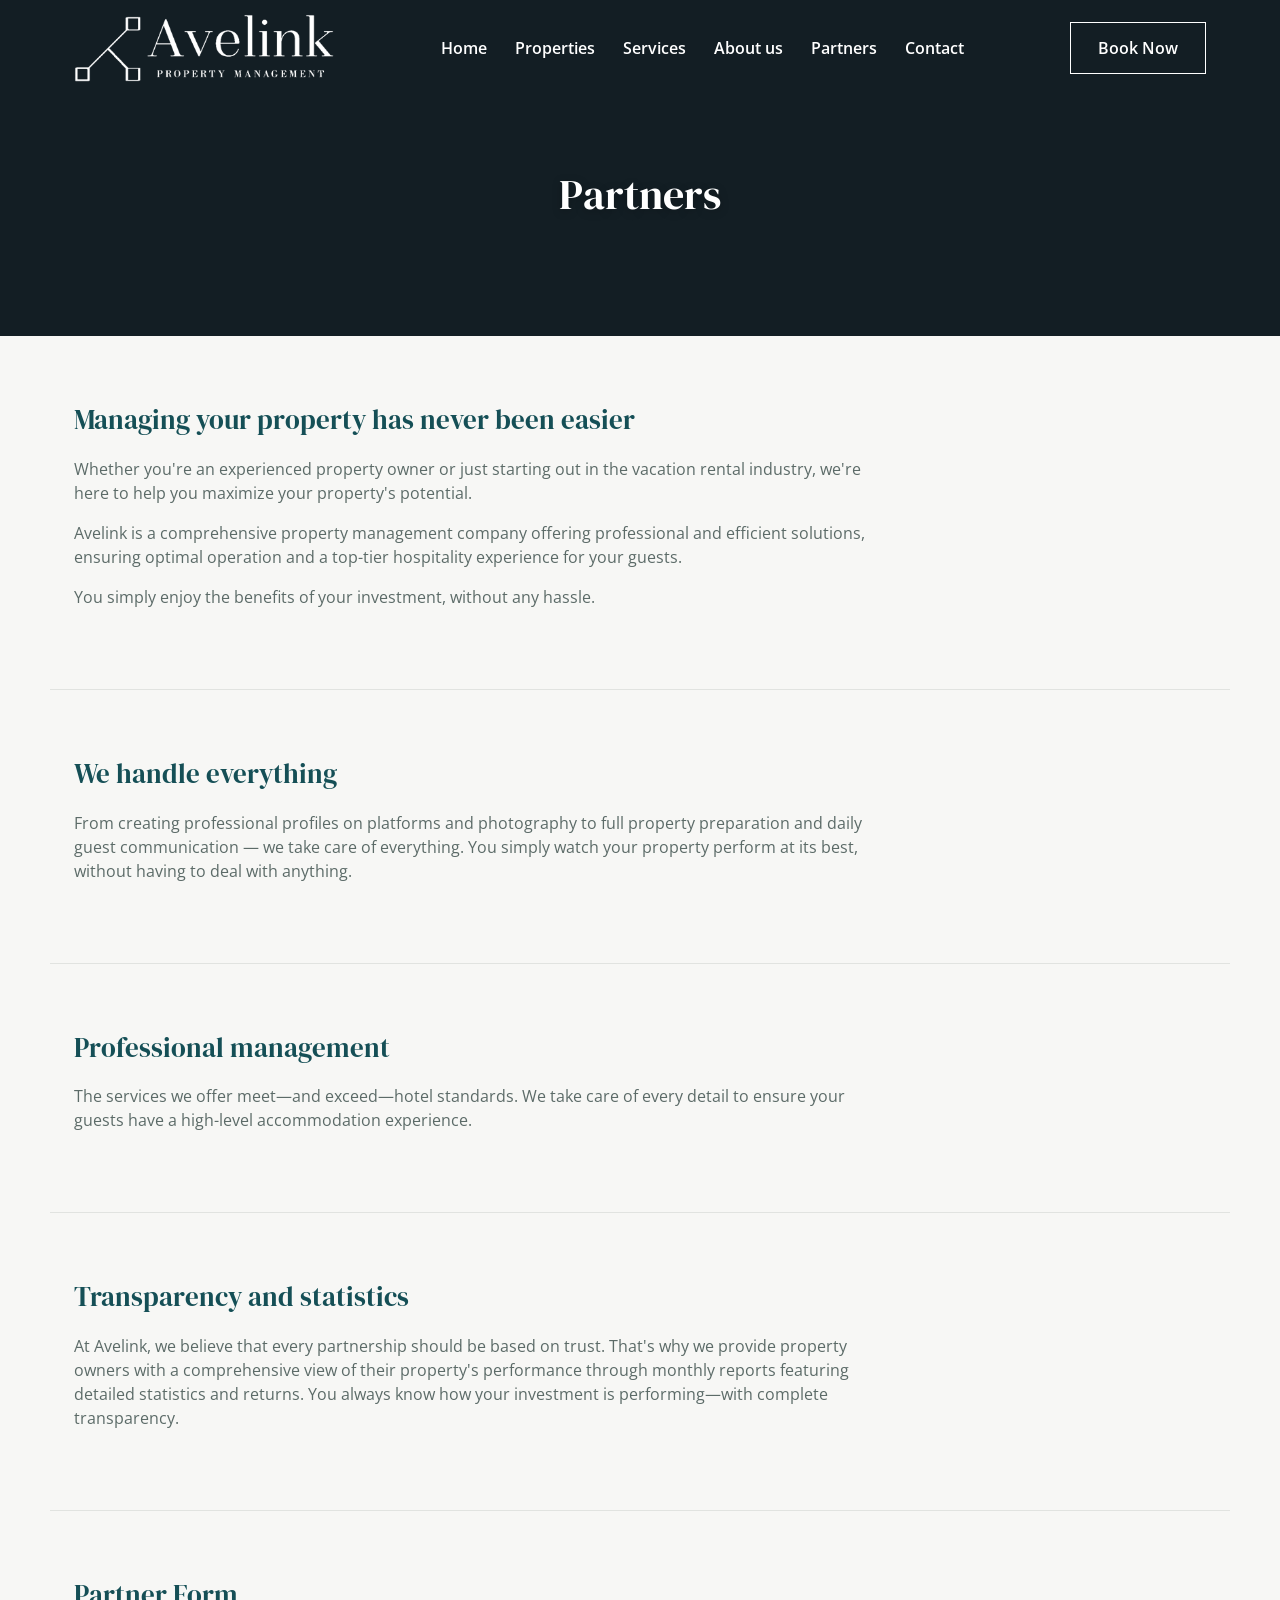
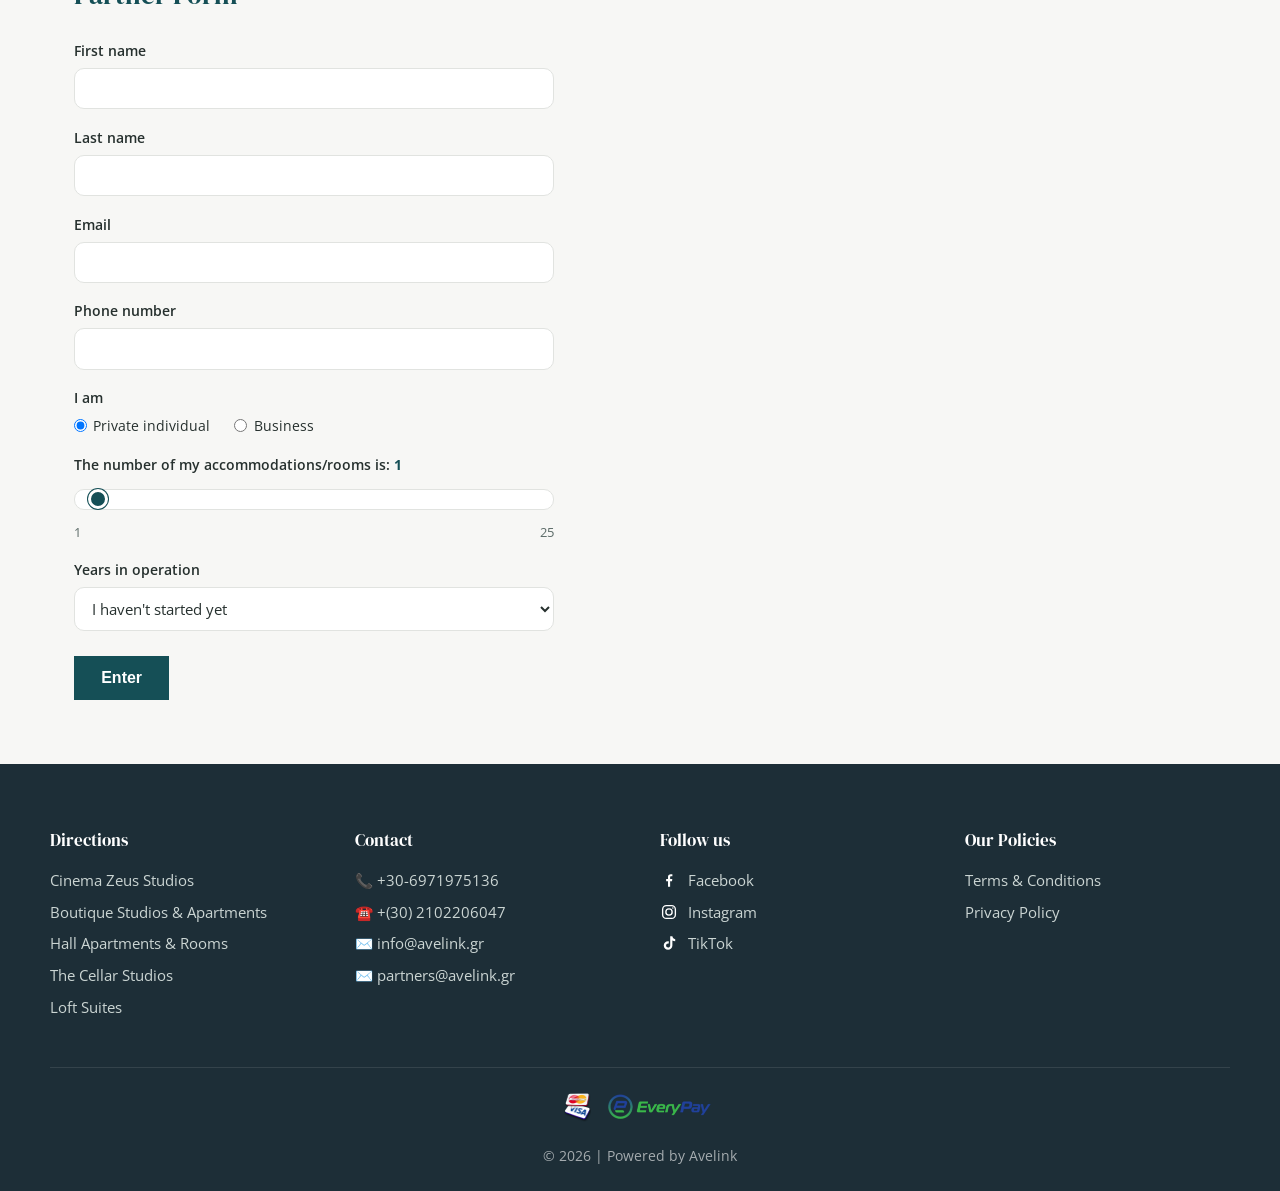
<file: partners.html>
<!DOCTYPE html>
<html lang="en">
<head>
  <meta charset="UTF-8">
  <meta name="viewport" content="width=device-width, initial-scale=1.0">
  <title>Property Management Partners Near Athens Airport | Avelink</title>
  <meta name="description" content="Own a property near Athens Airport? Partner with Avelink for full-service management — pricing, guest communication, cleaning &amp; maintenance — to maximize your occupancy and revenue.">
  <meta name="robots" content="index, follow, max-image-preview:large">
  <link rel="canonical" href="https://avelink.gr/partners">

  <meta property="og:type" content="website">
  <meta property="og:site_name" content="Avelink">
  <meta property="og:locale" content="en_US">
  <meta property="og:url" content="https://avelink.gr/partners">
  <meta property="og:title" content="Property Management Partners Near Athens Airport | Avelink">
  <meta property="og:description" content="Own a property near Athens Airport? Partner with Avelink for full-service management — pricing, guest communication, cleaning &amp; maintenance — to maximize your occupancy and revenue.">
  <meta property="og:image" content="https://avelink.gr/images/hero-poster.jpg">
  <meta name="twitter:card" content="summary_large_image">
  <meta name="twitter:title" content="Property Management Partners Near Athens Airport | Avelink">
  <meta name="twitter:description" content="Own a property near Athens Airport? Partner with Avelink for full-service management — pricing, guest communication, cleaning &amp; maintenance — to maximize your occupancy and revenue.">
  <meta name="twitter:image" content="https://avelink.gr/images/hero-poster.jpg">

  <script type="application/ld+json">
  {
    "@context": "https://schema.org",
    "@type": "BreadcrumbList",
    "itemListElement": [
      { "@type": "ListItem", "position": 1, "name": "Home", "item": "https://avelink.gr/" },
      { "@type": "ListItem", "position": 2, "name": "Partners", "item": "https://avelink.gr/partners" }
    ]
  }
  </script>

  <link rel="icon" href="images/favicon-32x32.png" sizes="32x32" type="image/png">
  <link rel="icon" href="images/favicon-192x192.png" sizes="192x192" type="image/png">
  <link rel="preconnect" href="https://fonts.googleapis.com">
  <link rel="preconnect" href="https://fonts.gstatic.com" crossorigin>
  <link href="https://fonts.googleapis.com/css2?family=DM+Serif+Display&family=Open+Sans:wght@400;600;700&display=swap" rel="stylesheet">

  <link rel="stylesheet" href="css/style.css">
</head>
<body>

  <!-- ============ HEADER / NAVIGATION ============ -->
  <header class="site-header">
    <nav class="navbar">
      <div class="navbar__logo">
        <a href="index.html">
          <img src="images/logo-white.png" alt="Avelink" class="navbar__logo-img navbar__logo-img--white">
          <img src="images/logo-color.png" alt="Avelink" class="navbar__logo-img navbar__logo-img--color">
        </a>
      </div>

      <ul class="navbar__menu" id="navbarMenu">
        <li><a href="index.html">Home</a></li>
        <li><a href="index.html#properties">Properties</a></li>
        <li class="has-dropdown">
          <a href="#services">Services</a>
          <ul class="dropdown">
            <li><a href="support.html">Taxi Service</a></li>
            <li><a href="tour-service.html">Tour Service</a></li>
          </ul>
        </li>
        <li><a href="about.html">About us</a></li>
        <li><a href="partners.html">Partners</a></li>
        <li><a href="#contact">Contact</a></li>
      </ul>

      <div class="navbar__actions">
        <a href="https://menoapartments.reserve-online.net/" class="btn btn--book" target="_blank" rel="noopener">Book Now</a>
      </div>

      <button class="navbar__toggle" id="navbarToggle" aria-label="Toggle menu" aria-expanded="false" aria-controls="navbarMenu">
        <span></span>
        <span></span>
        <span></span>
      </button>
    </nav>
  </header>

  <!-- ============ PAGE BANNER ============ -->
  <section class="hero hero--sub">
    <div class="hero__overlay"></div>
    <div class="hero__content">
      <h1>Partners</h1>
    </div>
  </section>

  <!-- ============ WELCOME TO AVELINK ============
       Κείμενο αυτολεξεί από avelink.gr/partners/ -->
  <section class="page-content">
    <h2>Managing your property has never been easier</h2>
    <p>
      Whether you're an experienced property owner or just starting out in the vacation
      rental industry, we're here to help you maximize your property's potential.
    </p>
    <p>
      Avelink is a comprehensive property management company offering professional and
      efficient solutions, ensuring optimal operation and a top-tier hospitality experience
      for your guests.
    </p>
    <p>
      You simply enjoy the benefits of your investment, without any hassle.
    </p>
  </section>

  <!-- ============ WE HANDLE EVERYTHING ============ -->
  <section class="page-content">
    <h2>We handle everything</h2>
    <p>
      From creating professional profiles on platforms and photography to full property
      preparation and daily guest communication — we take care of everything. You simply
      watch your property perform at its best, without having to deal with anything.
    </p>
  </section>

  <!-- ============ PROFESSIONAL MANAGEMENT ============ -->
  <section class="page-content">
    <h2>Professional management</h2>
    <p>
      The services we offer meet—and exceed—hotel standards. We take care of every detail
      to ensure your guests have a high-level accommodation experience.
    </p>
  </section>

  <!-- ============ TRANSPARENCY AND STATISTICS ============ -->
  <section class="page-content">
    <h2>Transparency and statistics</h2>
    <p>
      At Avelink, we believe that every partnership should be based on trust. That's why we
      provide property owners with a comprehensive view of their property's performance
      through monthly reports featuring detailed statistics and returns. You always know
      how your investment is performing—with complete transparency.
    </p>
  </section>

  <!-- ============ PARTNER FORM ============ -->
  <section class="page-content" id="partner-form">
    <h2>Partner Form</h2>
    <!-- Η φόρμα στέλνει με POST στο FormSubmit.co, το οποίο προωθεί τα
         στοιχεία ως email στο partners@avelink.gr — χωρίς να χρειάζεται
         δικός μας server. ΣΗΜΑΝΤΙΚΟ: την πρώτη φορά που θα υποβληθεί η
         φόρμα, το FormSubmit στέλνει ένα email επιβεβαίωσης στο
         partners@avelink.gr που πρέπει να ανοιχτεί/επιβεβαιωθεί μία
         φορά, πριν αρχίσουν να περνάνε κανονικά τα επόμενα μηνύματα. -->
    <form class="partner-form" action="https://formsubmit.co/partners@avelink.gr" method="POST">
      <input type="hidden" name="_subject" value="New Partner Form submission — Avelink">
      <input type="hidden" name="_template" value="table">
      <input type="hidden" name="_captcha" value="true">
      <input type="text" name="_honey" style="display:none" tabindex="-1" autocomplete="off">

      <div class="form-row">
        <label for="pf-first-name">First name</label>
        <input type="text" id="pf-first-name" name="first_name" required>
      </div>

      <div class="form-row">
        <label for="pf-last-name">Last name</label>
        <input type="text" id="pf-last-name" name="last_name" required>
      </div>

      <div class="form-row">
        <label for="pf-email">Email</label>
        <input type="email" id="pf-email" name="email" required>
      </div>

      <div class="form-row">
        <label for="pf-phone">Phone number</label>
        <input type="tel" id="pf-phone" name="phone" required>
      </div>

      <div class="form-row">
        <span class="form-row__label">I am</span>
        <div class="form-row__radios">
          <label><input type="radio" name="type" value="private" checked> Private individual</label>
          <label><input type="radio" name="type" value="business"> Business</label>
        </div>
      </div>

      <div class="form-row">
        <label for="pf-units">
          The number of my accommodations/rooms is:
          <span id="pf-units-value" class="form-row__range-value">1</span>
        </label>
        <input type="range" id="pf-units" name="units" class="form-row__range" min="1" max="25" value="1">
        <div class="form-row__range-scale"><span>1</span><span>25</span></div>
      </div>

      <div class="form-row">
        <label for="pf-years">Years in operation</label>
        <select id="pf-years" name="years">
          <option value="not-started">I haven't started yet</option>
          <option value="1-3">1-3</option>
          <option value="4+">4+</option>
        </select>
      </div>

      <button type="submit" class="btn btn--green">Enter</button>
    </form>
  </section>

  <!-- ============ FOOTER ============ -->
  <footer id="contact" class="site-footer">
    <div class="footer__grid">

      <div class="footer__col">
        <h4>Directions</h4>
        <ul>
          <li><a href="https://www.google.com/maps/place/Cinema+Zeus+Studios/@37.9588543,23.9221323,18z/data=!4m9!3m8!1s0x14a19b4ba147fa73:0x21a8716883512f60!5m2!4m1!1i2!8m2!3d37.9594385!4d23.9235878!16s%2Fg%2F11jn3bsspl" target="_blank" rel="noopener">Cinema Zeus Studios</a></li>
          <li><a href="https://www.google.com/maps/place/Boutique+Studios+%26+Apartments/@37.9610738,23.9150298,19z/data=!4m6!3m5!1s0x14a19bf239e1ccbb:0x763ece8b5134db16!8m2!3d37.9614839!4d23.9154619!16s%2Fg%2F11sqcvvf23" target="_blank" rel="noopener">Boutique Studios &amp; Apartments</a></li>
          <li><a href="https://www.google.com/maps/place/Hall+Apartments+%26+Rooms/@37.9597885,23.9163919,19z/data=!4m9!3m8!1s0x14a19b7233044201:0xbeb8501b029a70ab!5m2!4m1!1i2!8m2!3d37.959919!4d23.9161556!16s%2Fg%2F11s1tx528l" target="_blank" rel="noopener">Hall Apartments &amp; Rooms</a></li>
          <li><a href="https://tinyurl.com/2p86tsnh" target="_blank" rel="noopener">The Cellar Studios</a></li>
          <li><a href="https://www.google.com/maps/place/Spata+center+loft/@37.9619391,23.915207,150m/data=!3m1!1e3!4m14!1m2!2m1!1sloft+studios+spata+!3m10!1s0x14a19a850db42745:0x6afe5a54d5dfa51a!5m2!4m1!1i2!8m2!3d37.962059!4d23.9155693!15sChJsb2Z0IHN0dWRpb3Mgc3BhdGGSAQ92YWNhdGlvbl9yZW50YWzgAQA!16s%2Fg%2F11zkwgf72q!17BQ0FF?entry=ttu&g_ep=EgoyMDI2MDgxOS4wIKXMDSoASAFQAw%3D%3D" target="_blank" rel="noopener">Loft Suites</a></li>
        </ul>
      </div>

      <div class="footer__col">
        <h4>Contact</h4>
        <ul>
          <li>📞 +30-6971975136</li>
          <li>☎️ +(30) 2102206047</li>
          <li>✉️ info@avelink.gr</li>
          <li>✉️ partners@avelink.gr</li>
        </ul>
      </div>

      <div class="footer__col">
        <h4>Follow us</h4>
        <ul class="footer__social">
          <li><a href="https://www.facebook.com/avelinkgr" target="_blank" rel="noopener">
            <svg class="social-icon" viewBox="0 0 24 24" fill="#fff" aria-hidden="true"><path d="M13.5 21v-7.5h2.5l.4-3H13.5V8.5c0-.87.24-1.46 1.5-1.46H16.5V4.35C16.24 4.32 15.34 4.24 14.3 4.24c-2.16 0-3.64 1.32-3.64 3.75V10.5H8.2v3h2.46V21h2.84Z"/></svg>
            Facebook
          </a></li>
          <li><a href="https://www.instagram.com/avelink.gr/" target="_blank" rel="noopener">
            <svg class="social-icon" viewBox="0 0 24 24" fill="none" stroke="#fff" stroke-width="1.8" aria-hidden="true"><rect x="3.5" y="3.5" width="17" height="17" rx="5"/><circle cx="12" cy="12" r="4.2"/><circle cx="17.2" cy="6.8" r="1" fill="#fff" stroke="none"/></svg>
            Instagram
          </a></li>
          <li><a href="https://www.tiktok.com/@avelink.gr?is_from_webapp=1&sender_device=pc" target="_blank" rel="noopener">
            <svg class="social-icon" viewBox="0 0 24 24" fill="#fff" aria-hidden="true"><path d="M16.5 3c.3 2.1 1.7 3.6 3.8 3.9v2.9c-1.3-.03-2.6-.4-3.8-1.1v6.6c0 3.2-2.6 5.7-5.8 5.7S5 18.5 5 15.3s2.6-5.7 5.8-5.7c.3 0 .6.02.9.06v3c-.3-.1-.6-.14-.9-.14-1.5 0-2.7 1.2-2.7 2.7s1.2 2.7 2.7 2.7 2.8-1.1 2.8-2.7V3h3Z"/></svg>
            TikTok
          </a></li>
        </ul>
      </div>

      <div class="footer__col">
        <h4>Our Policies</h4>
        <ul>
          <li><a href="terms-and-conditions.html">Terms &amp; Conditions</a></li>
          <li><a href="privacy-policy.html">Privacy Policy</a></li>
        </ul>
      </div>

    </div>

    <div class="footer__payments">
      <img src="images/payment-cards.png" alt="Visa, Mastercard" class="payment-icon">
      <img src="images/payment-everypay.png" alt="EveryPay" class="payment-icon">
    </div>

    <div class="footer__bottom">
      <p>&copy; 2026 | Powered by Avelink</p>
    </div>
  </footer>

  <script src="js/script.js"></script>
</body>
</html>
</file>
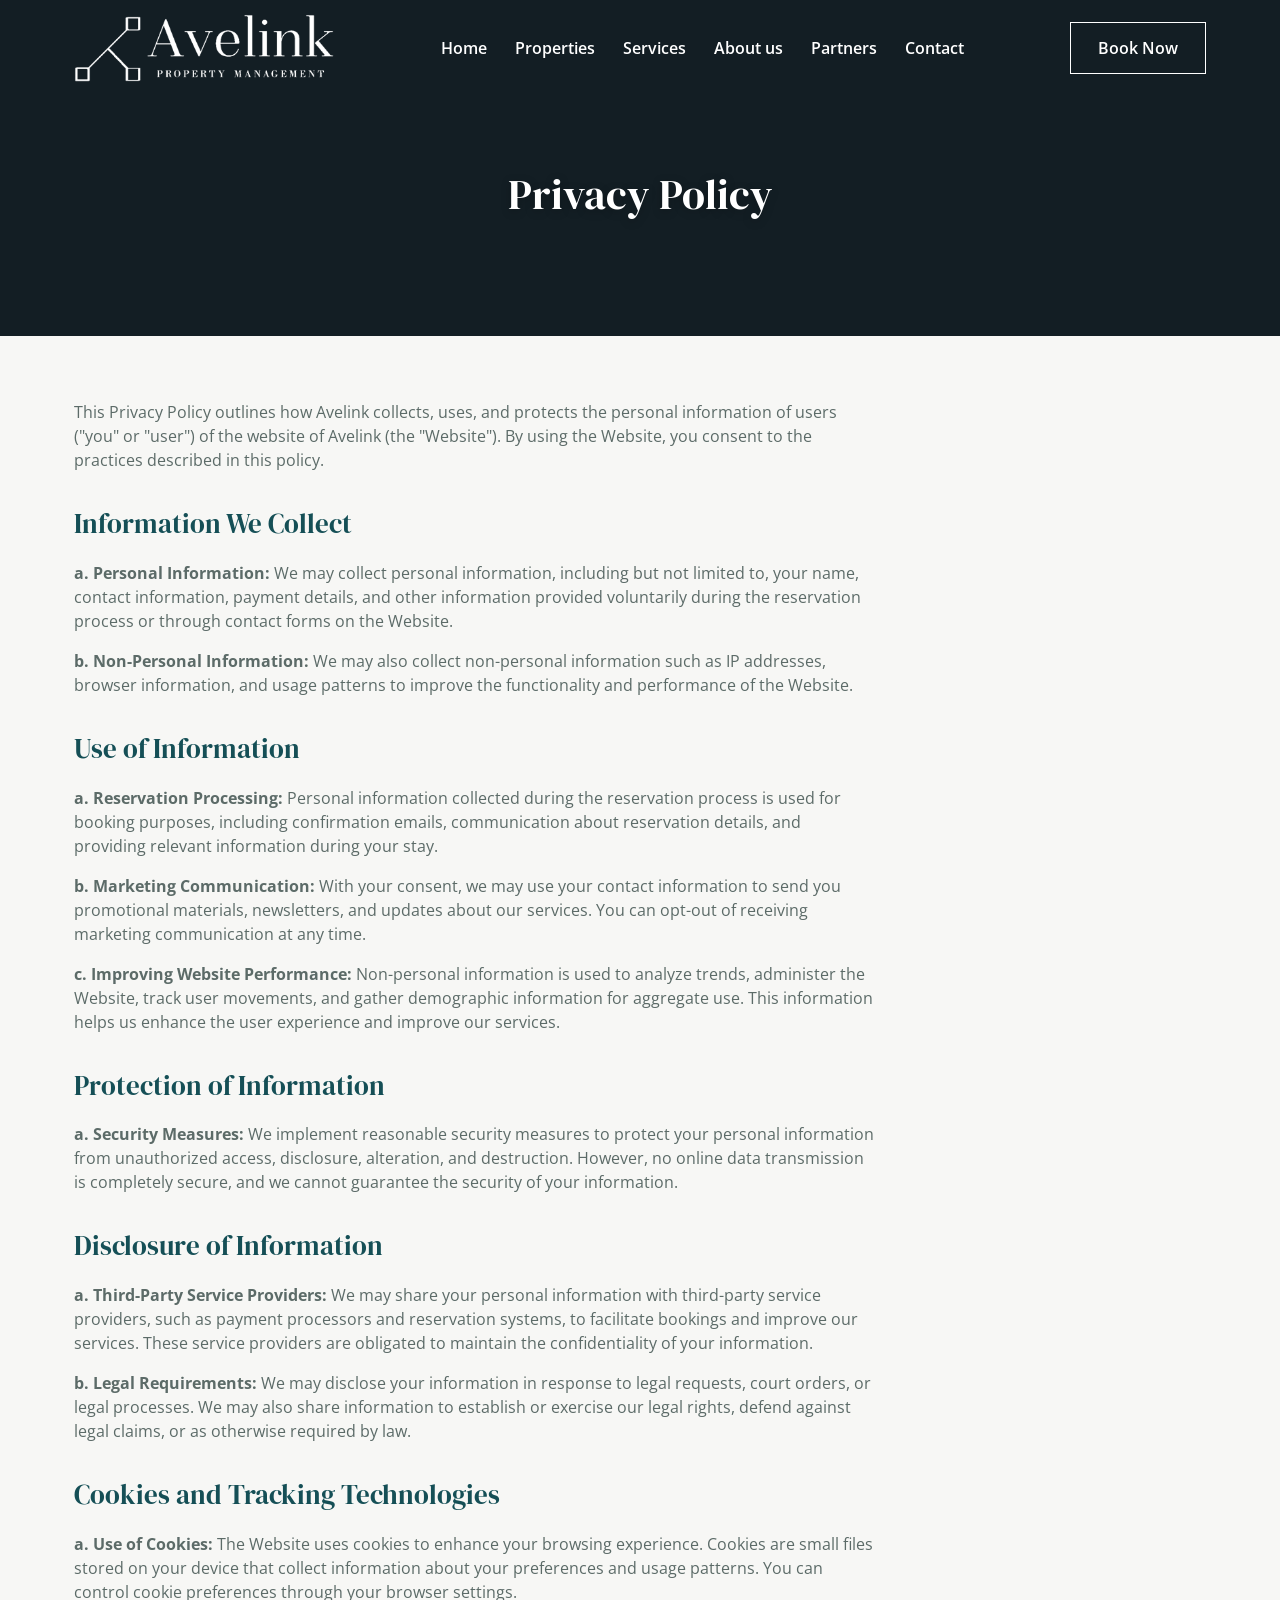
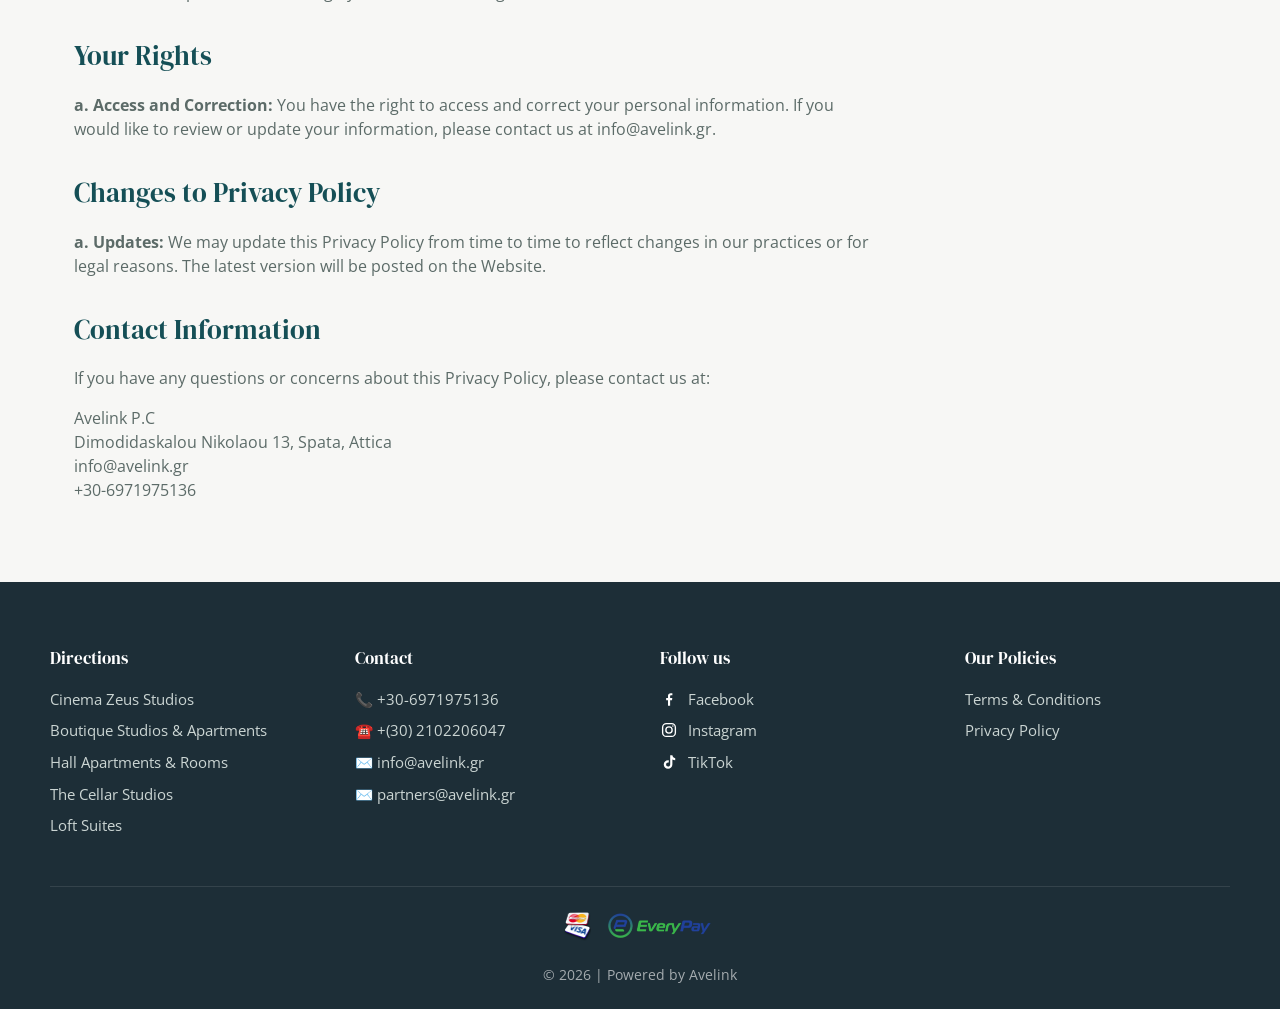
<file: privacy-policy.html>
<!DOCTYPE html>
<html lang="en">
<head>
  <meta charset="UTF-8">
  <meta name="viewport" content="width=device-width, initial-scale=1.0">
  <title>Privacy Policy | Avelink</title>
  <meta name="description" content="How Avelink collects, uses and protects the personal information of visitors and guests who use our website and accommodation services near Athens Airport.">
  <meta name="robots" content="index, follow, max-image-preview:large">
  <link rel="canonical" href="https://avelink.gr/privacy-policy">

  <meta property="og:type" content="website">
  <meta property="og:site_name" content="Avelink">
  <meta property="og:locale" content="en_US">
  <meta property="og:url" content="https://avelink.gr/privacy-policy">
  <meta property="og:title" content="Privacy Policy | Avelink">
  <meta property="og:description" content="How Avelink collects, uses and protects the personal information of visitors and guests who use our website and accommodation services near Athens Airport.">
  <meta property="og:image" content="https://avelink.gr/images/hero-poster.jpg">
  <meta name="twitter:card" content="summary_large_image">
  <meta name="twitter:title" content="Privacy Policy | Avelink">
  <meta name="twitter:description" content="How Avelink collects, uses and protects the personal information of visitors and guests who use our website and accommodation services near Athens Airport.">
  <meta name="twitter:image" content="https://avelink.gr/images/hero-poster.jpg">

  <script type="application/ld+json">
  {
    "@context": "https://schema.org",
    "@type": "BreadcrumbList",
    "itemListElement": [
      { "@type": "ListItem", "position": 1, "name": "Home", "item": "https://avelink.gr/" },
      { "@type": "ListItem", "position": 2, "name": "Privacy Policy", "item": "https://avelink.gr/privacy-policy" }
    ]
  }
  </script>

  <link rel="icon" href="images/favicon-32x32.png" sizes="32x32" type="image/png">
  <link rel="icon" href="images/favicon-192x192.png" sizes="192x192" type="image/png">
  <link rel="preconnect" href="https://fonts.googleapis.com">
  <link rel="preconnect" href="https://fonts.gstatic.com" crossorigin>
  <link href="https://fonts.googleapis.com/css2?family=DM+Serif+Display&family=Open+Sans:wght@400;600;700&display=swap" rel="stylesheet">

  <link rel="stylesheet" href="css/style.css">
</head>
<body>

  <!-- ============ HEADER / NAVIGATION ============ -->
  <header class="site-header">
    <nav class="navbar">
      <div class="navbar__logo">
        <a href="index.html">
          <img src="images/logo-white.png" alt="Avelink" class="navbar__logo-img navbar__logo-img--white">
          <img src="images/logo-color.png" alt="Avelink" class="navbar__logo-img navbar__logo-img--color">
        </a>
      </div>

      <ul class="navbar__menu" id="navbarMenu">
        <li><a href="index.html">Home</a></li>
        <li><a href="index.html#properties">Properties</a></li>
        <li class="has-dropdown">
          <a href="#services">Services</a>
          <ul class="dropdown">
            <li><a href="support.html">Taxi Service</a></li>
            <li><a href="tour-service.html">Tour Service</a></li>
          </ul>
        </li>
        <li><a href="about.html">About us</a></li>
        <li><a href="partners.html">Partners</a></li>
        <li><a href="#contact">Contact</a></li>
      </ul>

      <div class="navbar__actions">
        <a href="https://menoapartments.reserve-online.net/" class="btn btn--book" target="_blank" rel="noopener">Book Now</a>
      </div>

      <button class="navbar__toggle" id="navbarToggle" aria-label="Toggle menu" aria-expanded="false" aria-controls="navbarMenu">
        <span></span>
        <span></span>
        <span></span>
      </button>
    </nav>
  </header>

  <!-- ============ PAGE BANNER ============ -->
  <section class="hero hero--sub">
    <div class="hero__overlay"></div>
    <div class="hero__content">
      <h1>Privacy Policy</h1>
    </div>
  </section>

  <!-- ============ PRIVACY POLICY CONTENT ============
       Κείμενο αυτολεξεί από avelink.gr/privacy-policy -->
  <section class="page-content legal-content">

    <p>This Privacy Policy outlines how Avelink collects, uses, and protects the personal information of users ("you" or "user") of the website of Avelink (the "Website"). By using the Website, you consent to the practices described in this policy.</p>

    <h2>Information We Collect</h2>
    <p><strong>a. Personal Information:</strong> We may collect personal information, including but not limited to, your name, contact information, payment details, and other information provided voluntarily during the reservation process or through contact forms on the Website.</p>
    <p><strong>b. Non-Personal Information:</strong> We may also collect non-personal information such as IP addresses, browser information, and usage patterns to improve the functionality and performance of the Website.</p>

    <h2>Use of Information</h2>
    <p><strong>a. Reservation Processing:</strong> Personal information collected during the reservation process is used for booking purposes, including confirmation emails, communication about reservation details, and providing relevant information during your stay.</p>
    <p><strong>b. Marketing Communication:</strong> With your consent, we may use your contact information to send you promotional materials, newsletters, and updates about our services. You can opt-out of receiving marketing communication at any time.</p>
    <p><strong>c. Improving Website Performance:</strong> Non-personal information is used to analyze trends, administer the Website, track user movements, and gather demographic information for aggregate use. This information helps us enhance the user experience and improve our services.</p>

    <h2>Protection of Information</h2>
    <p><strong>a. Security Measures:</strong> We implement reasonable security measures to protect your personal information from unauthorized access, disclosure, alteration, and destruction. However, no online data transmission is completely secure, and we cannot guarantee the security of your information.</p>

    <h2>Disclosure of Information</h2>
    <p><strong>a. Third-Party Service Providers:</strong> We may share your personal information with third-party service providers, such as payment processors and reservation systems, to facilitate bookings and improve our services. These service providers are obligated to maintain the confidentiality of your information.</p>
    <p><strong>b. Legal Requirements:</strong> We may disclose your information in response to legal requests, court orders, or legal processes. We may also share information to establish or exercise our legal rights, defend against legal claims, or as otherwise required by law.</p>

    <h2>Cookies and Tracking Technologies</h2>
    <p><strong>a. Use of Cookies:</strong> The Website uses cookies to enhance your browsing experience. Cookies are small files stored on your device that collect information about your preferences and usage patterns. You can control cookie preferences through your browser settings.</p>

    <h2>Your Rights</h2>
    <p><strong>a. Access and Correction:</strong> You have the right to access and correct your personal information. If you would like to review or update your information, please contact us at info@avelink.gr.</p>

    <h2>Changes to Privacy Policy</h2>
    <p><strong>a. Updates:</strong> We may update this Privacy Policy from time to time to reflect changes in our practices or for legal reasons. The latest version will be posted on the Website.</p>

    <h2>Contact Information</h2>
    <p>If you have any questions or concerns about this Privacy Policy, please contact us at:</p>
    <p>
      Avelink P.C<br>
      Dimodidaskalou Nikolaou 13, Spata, Attica<br>
      info@avelink.gr<br>
      +30-6971975136
    </p>

  </section>

  <!-- ============ FOOTER ============ -->
  <footer id="contact" class="site-footer">
    <div class="footer__grid">

      <div class="footer__col">
        <h4>Directions</h4>
        <ul>
          <li><a href="https://www.google.com/maps/place/Cinema+Zeus+Studios/@37.9588543,23.9221323,18z/data=!4m9!3m8!1s0x14a19b4ba147fa73:0x21a8716883512f60!5m2!4m1!1i2!8m2!3d37.9594385!4d23.9235878!16s%2Fg%2F11jn3bsspl" target="_blank" rel="noopener">Cinema Zeus Studios</a></li>
          <li><a href="https://www.google.com/maps/place/Boutique+Studios+%26+Apartments/@37.9610738,23.9150298,19z/data=!4m6!3m5!1s0x14a19bf239e1ccbb:0x763ece8b5134db16!8m2!3d37.9614839!4d23.9154619!16s%2Fg%2F11sqcvvf23" target="_blank" rel="noopener">Boutique Studios &amp; Apartments</a></li>
          <li><a href="https://www.google.com/maps/place/Hall+Apartments+%26+Rooms/@37.9597885,23.9163919,19z/data=!4m9!3m8!1s0x14a19b7233044201:0xbeb8501b029a70ab!5m2!4m1!1i2!8m2!3d37.959919!4d23.9161556!16s%2Fg%2F11s1tx528l" target="_blank" rel="noopener">Hall Apartments &amp; Rooms</a></li>
          <li><a href="https://tinyurl.com/2p86tsnh" target="_blank" rel="noopener">The Cellar Studios</a></li>
          <li><a href="https://www.google.com/maps/place/Spata+center+loft/@37.9619391,23.915207,150m/data=!3m1!1e3!4m14!1m2!2m1!1sloft+studios+spata+!3m10!1s0x14a19a850db42745:0x6afe5a54d5dfa51a!5m2!4m1!1i2!8m2!3d37.962059!4d23.9155693!15sChJsb2Z0IHN0dWRpb3Mgc3BhdGGSAQ92YWNhdGlvbl9yZW50YWzgAQA!16s%2Fg%2F11zkwgf72q!17BQ0FF?entry=ttu&g_ep=EgoyMDI2MDgxOS4wIKXMDSoASAFQAw%3D%3D" target="_blank" rel="noopener">Loft Suites</a></li>
        </ul>
      </div>

      <div class="footer__col">
        <h4>Contact</h4>
        <ul>
          <li>📞 +30-6971975136</li>
          <li>☎️ +(30) 2102206047</li>
          <li>✉️ info@avelink.gr</li>
          <li>✉️ partners@avelink.gr</li>
        </ul>
      </div>

      <div class="footer__col">
        <h4>Follow us</h4>
        <ul class="footer__social">
          <li><a href="https://www.facebook.com/avelinkgr" target="_blank" rel="noopener">
            <svg class="social-icon" viewBox="0 0 24 24" fill="#fff" aria-hidden="true"><path d="M13.5 21v-7.5h2.5l.4-3H13.5V8.5c0-.87.24-1.46 1.5-1.46H16.5V4.35C16.24 4.32 15.34 4.24 14.3 4.24c-2.16 0-3.64 1.32-3.64 3.75V10.5H8.2v3h2.46V21h2.84Z"/></svg>
            Facebook
          </a></li>
          <li><a href="https://www.instagram.com/avelink.gr/" target="_blank" rel="noopener">
            <svg class="social-icon" viewBox="0 0 24 24" fill="none" stroke="#fff" stroke-width="1.8" aria-hidden="true"><rect x="3.5" y="3.5" width="17" height="17" rx="5"/><circle cx="12" cy="12" r="4.2"/><circle cx="17.2" cy="6.8" r="1" fill="#fff" stroke="none"/></svg>
            Instagram
          </a></li>
          <li><a href="https://www.tiktok.com/@avelink.gr?is_from_webapp=1&sender_device=pc" target="_blank" rel="noopener">
            <svg class="social-icon" viewBox="0 0 24 24" fill="#fff" aria-hidden="true"><path d="M16.5 3c.3 2.1 1.7 3.6 3.8 3.9v2.9c-1.3-.03-2.6-.4-3.8-1.1v6.6c0 3.2-2.6 5.7-5.8 5.7S5 18.5 5 15.3s2.6-5.7 5.8-5.7c.3 0 .6.02.9.06v3c-.3-.1-.6-.14-.9-.14-1.5 0-2.7 1.2-2.7 2.7s1.2 2.7 2.7 2.7 2.8-1.1 2.8-2.7V3h3Z"/></svg>
            TikTok
          </a></li>
        </ul>
      </div>

      <div class="footer__col">
        <h4>Our Policies</h4>
        <ul>
          <li><a href="terms-and-conditions.html">Terms &amp; Conditions</a></li>
          <li><a href="privacy-policy.html">Privacy Policy</a></li>
        </ul>
      </div>

    </div>

    <div class="footer__payments">
      <img src="images/payment-cards.png" alt="Visa, Mastercard" class="payment-icon">
      <img src="images/payment-everypay.png" alt="EveryPay" class="payment-icon">
    </div>

    <div class="footer__bottom">
      <p>&copy; 2026 | Powered by Avelink</p>
    </div>
  </footer>

  <script src="js/script.js"></script>
</body>
</html>
</file>
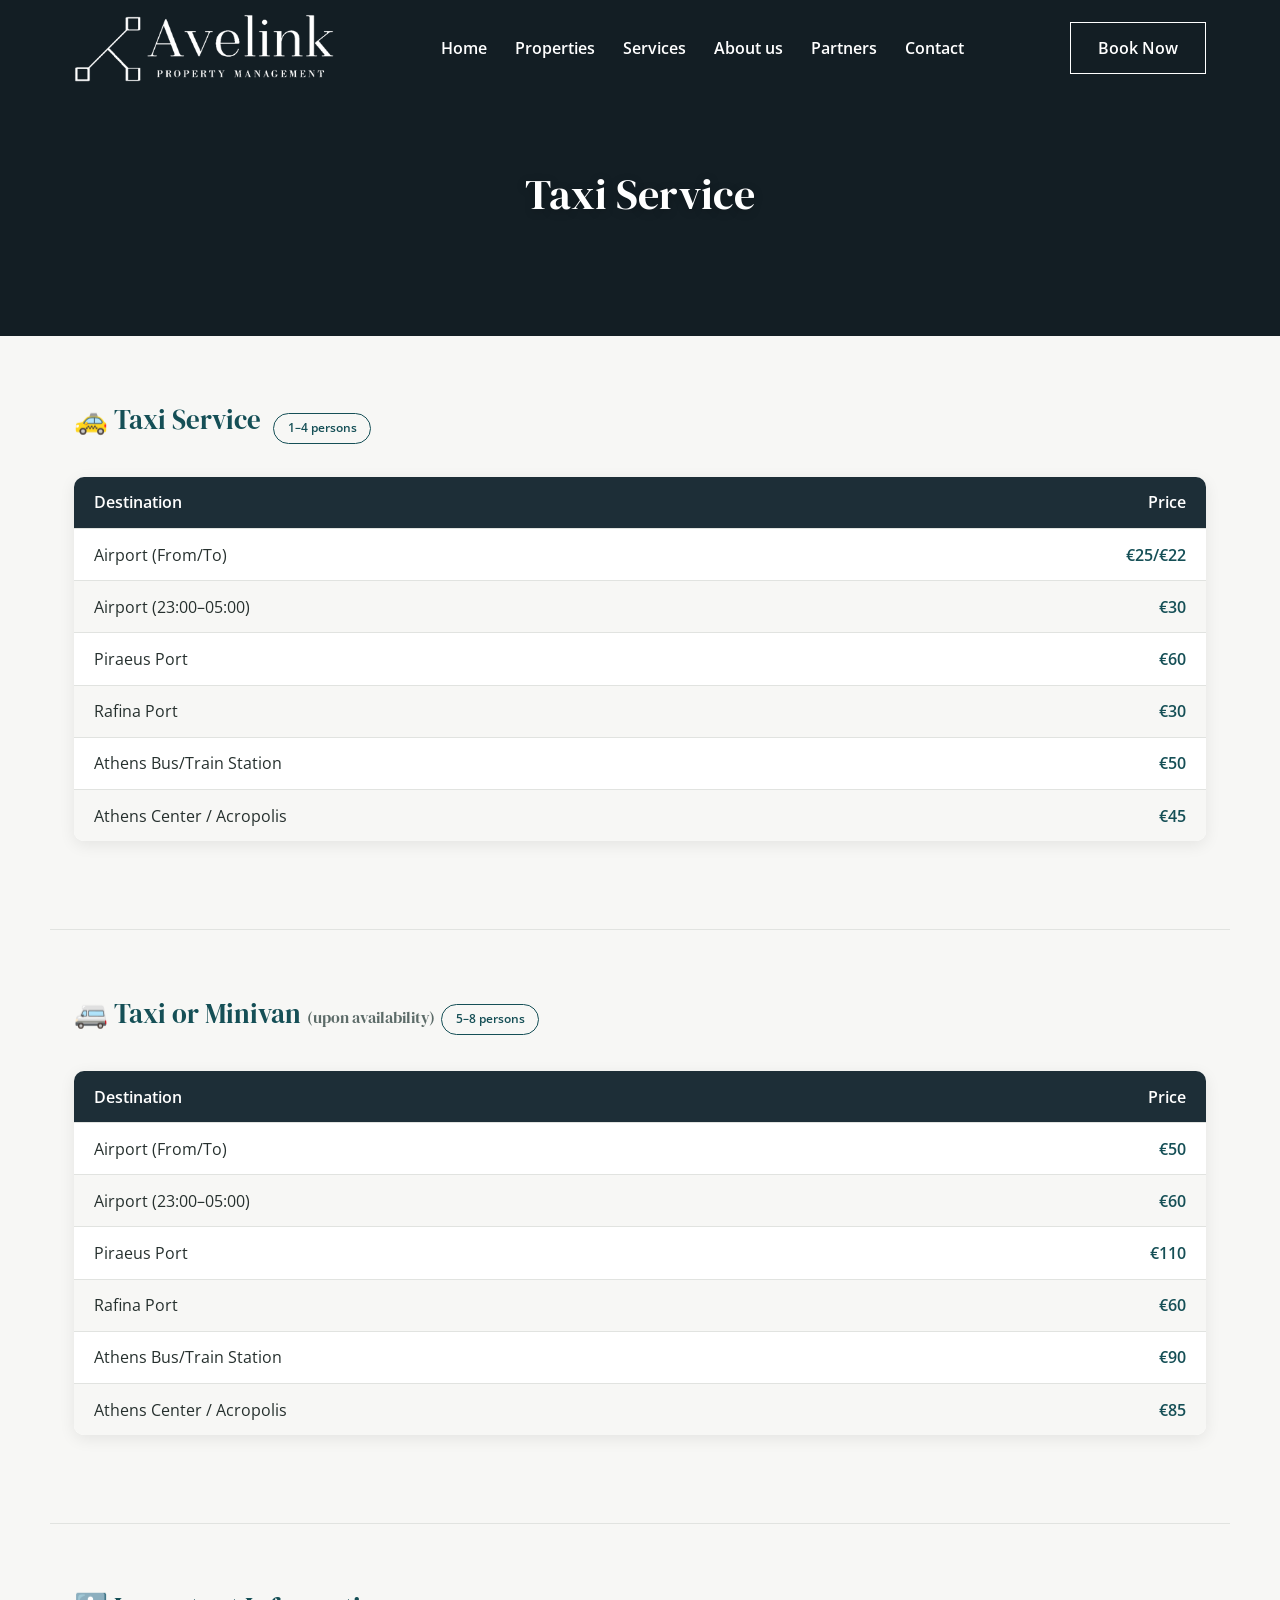
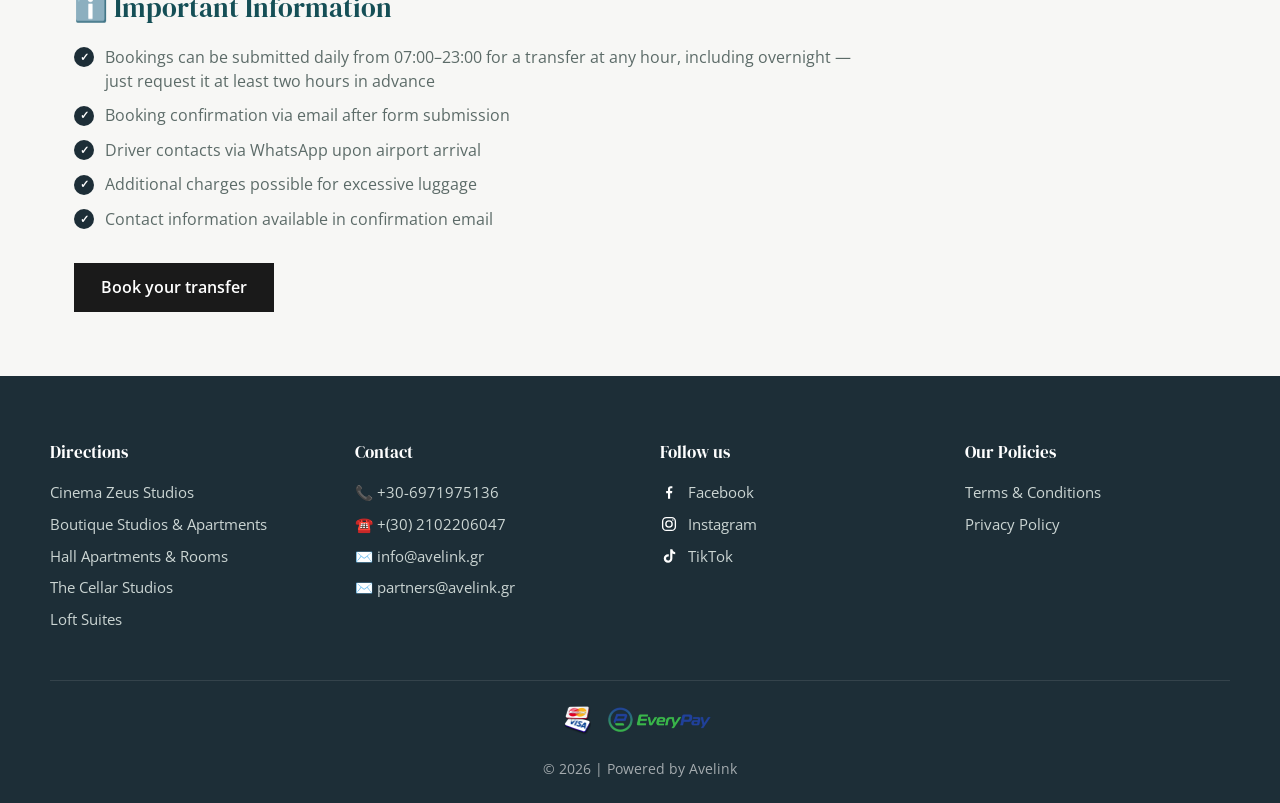
<file: support.html>
<!DOCTYPE html>
<html lang="en">
<head>
  <meta charset="UTF-8">
  <meta name="viewport" content="width=device-width, initial-scale=1.0">
  <title>Athens Airport Taxi Transfers | Avelink</title>
  <meta name="description" content="Fixed-price taxi transfers to and from Athens International Airport (Eleftherios Venizelos), Piraeus Port, Rafina Port and central Athens — reliable service, available 24/7.">
  <meta name="robots" content="index, follow, max-image-preview:large">
  <link rel="canonical" href="https://avelink.gr/support">

  <meta property="og:type" content="website">
  <meta property="og:site_name" content="Avelink">
  <meta property="og:locale" content="en_US">
  <meta property="og:url" content="https://avelink.gr/support">
  <meta property="og:title" content="Athens Airport Taxi Transfers | Avelink">
  <meta property="og:description" content="Fixed-price taxi transfers to and from Athens International Airport (Eleftherios Venizelos), Piraeus Port, Rafina Port and central Athens — reliable service, available 24/7.">
  <meta property="og:image" content="https://avelink.gr/images/hero-poster.jpg">
  <meta name="twitter:card" content="summary_large_image">
  <meta name="twitter:title" content="Athens Airport Taxi Transfers | Avelink">
  <meta name="twitter:description" content="Fixed-price taxi transfers to and from Athens International Airport (Eleftherios Venizelos), Piraeus Port, Rafina Port and central Athens — reliable service, available 24/7.">
  <meta name="twitter:image" content="https://avelink.gr/images/hero-poster.jpg">

  <script type="application/ld+json">
  {
    "@context": "https://schema.org",
    "@type": "BreadcrumbList",
    "itemListElement": [
      { "@type": "ListItem", "position": 1, "name": "Home", "item": "https://avelink.gr/" },
      { "@type": "ListItem", "position": 2, "name": "Taxi Service", "item": "https://avelink.gr/support" }
    ]
  }
  </script>

  <link rel="icon" href="images/favicon-32x32.png" sizes="32x32" type="image/png">
  <link rel="icon" href="images/favicon-192x192.png" sizes="192x192" type="image/png">
  <link rel="preconnect" href="https://fonts.googleapis.com">
  <link rel="preconnect" href="https://fonts.gstatic.com" crossorigin>
  <link href="https://fonts.googleapis.com/css2?family=DM+Serif+Display&family=Open+Sans:wght@400;600;700&display=swap" rel="stylesheet">

  <link rel="stylesheet" href="css/style.css">
</head>
<body>

  <!-- ============ HEADER / NAVIGATION ============ -->
  <header class="site-header">
    <nav class="navbar">
      <div class="navbar__logo">
        <a href="index.html">
          <img src="images/logo-white.png" alt="Avelink" class="navbar__logo-img navbar__logo-img--white">
          <img src="images/logo-color.png" alt="Avelink" class="navbar__logo-img navbar__logo-img--color">
        </a>
      </div>

      <ul class="navbar__menu" id="navbarMenu">
        <li><a href="index.html">Home</a></li>
        <li><a href="index.html#properties">Properties</a></li>
        <li class="has-dropdown">
          <a href="#services">Services</a>
          <ul class="dropdown">
            <li><a href="support.html">Taxi Service</a></li>
            <li><a href="tour-service.html">Tour Service</a></li>
          </ul>
        </li>
        <li><a href="about.html">About us</a></li>
        <li><a href="partners.html">Partners</a></li>
        <li><a href="#contact">Contact</a></li>
      </ul>

      <div class="navbar__actions">
        <a href="https://menoapartments.reserve-online.net/" class="btn btn--book" target="_blank" rel="noopener">Book Now</a>
      </div>

      <button class="navbar__toggle" id="navbarToggle" aria-label="Toggle menu" aria-expanded="false" aria-controls="navbarMenu">
        <span></span>
        <span></span>
        <span></span>
      </button>
    </nav>
  </header>

  <!-- ============ PAGE BANNER ============ -->
  <section class="hero hero--sub">
    <div class="hero__overlay"></div>
    <div class="hero__content">
      <h1>Taxi Service</h1>
    </div>
  </section>

  <!-- ============ PRICE LIST 1-4 PERSONS ============
       Κείμενο/τιμές αυτολεξεί από avelink.gr/support/ -->
  <section class="page-content">
    <div class="price-section__head">
      <h2>🚕 Taxi Service</h2>
      <span class="price-badge">1–4 persons</span>
    </div>
    <div class="price-table-wrap">
      <table class="price-table">
        <thead>
          <tr><th>Destination</th><th>Price</th></tr>
        </thead>
        <tbody>
          <tr><td>Airport (From/To)</td><td>€25/€22</td></tr>
          <tr><td>Airport (23:00–05:00)</td><td>€30</td></tr>
          <tr><td>Piraeus Port</td><td>€60</td></tr>
          <tr><td>Rafina Port</td><td>€30</td></tr>
          <tr><td>Athens Bus/Train Station</td><td>€50</td></tr>
          <tr><td>Athens Center / Acropolis</td><td>€45</td></tr>
        </tbody>
      </table>
    </div>
  </section>

  <!-- ============ PRICE LIST 5-8 PERSONS ============ -->
  <section class="page-content">
    <div class="price-section__head">
      <h2>🚐 Taxi or Minivan <span class="price-section__note">(upon availability)</span> <span class="price-badge">5–8 persons</span></h2>
    </div>
    <div class="price-table-wrap">
      <table class="price-table">
        <thead>
          <tr><th>Destination</th><th>Price</th></tr>
        </thead>
        <tbody>
          <tr><td>Airport (From/To)</td><td>€50</td></tr>
          <tr><td>Airport (23:00–05:00)</td><td>€60</td></tr>
          <tr><td>Piraeus Port</td><td>€110</td></tr>
          <tr><td>Rafina Port</td><td>€60</td></tr>
          <tr><td>Athens Bus/Train Station</td><td>€90</td></tr>
          <tr><td>Athens Center / Acropolis</td><td>€85</td></tr>
        </tbody>
      </table>
    </div>
  </section>

  <!-- ============ IMPORTANT INFORMATION ============ -->
  <section class="page-content page-content--cta">
    <h2>ℹ️ Important Information</h2>
    <ul class="info-list">
      <li><span class="info-list__icon">✓</span>Bookings can be submitted daily from 07:00–23:00 for a transfer at any hour, including overnight — just request it at least two hours in advance</li>
      <li><span class="info-list__icon">✓</span>Booking confirmation via email after form submission</li>
      <li><span class="info-list__icon">✓</span>Driver contacts via WhatsApp upon airport arrival</li>
      <li><span class="info-list__icon">✓</span>Additional charges possible for excessive luggage</li>
      <li><span class="info-list__icon">✓</span>Contact information available in confirmation email</li>
    </ul>
    <a href="https://reservations.avelink.gr/taxi?booking_id=3" class="btn btn--dark" target="_blank" rel="noopener">Book your transfer</a>
  </section>

  <!-- ============ FOOTER ============ -->
  <footer id="contact" class="site-footer">
    <div class="footer__grid">

      <div class="footer__col">
        <h4>Directions</h4>
        <ul>
          <li><a href="https://www.google.com/maps/place/Cinema+Zeus+Studios/@37.9588543,23.9221323,18z/data=!4m9!3m8!1s0x14a19b4ba147fa73:0x21a8716883512f60!5m2!4m1!1i2!8m2!3d37.9594385!4d23.9235878!16s%2Fg%2F11jn3bsspl" target="_blank" rel="noopener">Cinema Zeus Studios</a></li>
          <li><a href="https://www.google.com/maps/place/Boutique+Studios+%26+Apartments/@37.9610738,23.9150298,19z/data=!4m6!3m5!1s0x14a19bf239e1ccbb:0x763ece8b5134db16!8m2!3d37.9614839!4d23.9154619!16s%2Fg%2F11sqcvvf23" target="_blank" rel="noopener">Boutique Studios &amp; Apartments</a></li>
          <li><a href="https://www.google.com/maps/place/Hall+Apartments+%26+Rooms/@37.9597885,23.9163919,19z/data=!4m9!3m8!1s0x14a19b7233044201:0xbeb8501b029a70ab!5m2!4m1!1i2!8m2!3d37.959919!4d23.9161556!16s%2Fg%2F11s1tx528l" target="_blank" rel="noopener">Hall Apartments &amp; Rooms</a></li>
          <li><a href="https://tinyurl.com/2p86tsnh" target="_blank" rel="noopener">The Cellar Studios</a></li>
          <li><a href="https://www.google.com/maps/place/Spata+center+loft/@37.9619391,23.915207,150m/data=!3m1!1e3!4m14!1m2!2m1!1sloft+studios+spata+!3m10!1s0x14a19a850db42745:0x6afe5a54d5dfa51a!5m2!4m1!1i2!8m2!3d37.962059!4d23.9155693!15sChJsb2Z0IHN0dWRpb3Mgc3BhdGGSAQ92YWNhdGlvbl9yZW50YWzgAQA!16s%2Fg%2F11zkwgf72q!17BQ0FF?entry=ttu&g_ep=EgoyMDI2MDgxOS4wIKXMDSoASAFQAw%3D%3D" target="_blank" rel="noopener">Loft Suites</a></li>
        </ul>
      </div>

      <div class="footer__col">
        <h4>Contact</h4>
        <ul>
          <li>📞 +30-6971975136</li>
          <li>☎️ +(30) 2102206047</li>
          <li>✉️ info@avelink.gr</li>
          <li>✉️ partners@avelink.gr</li>
        </ul>
      </div>

      <div class="footer__col">
        <h4>Follow us</h4>
        <ul class="footer__social">
          <li><a href="https://www.facebook.com/avelinkgr" target="_blank" rel="noopener">
            <svg class="social-icon" viewBox="0 0 24 24" fill="#fff" aria-hidden="true"><path d="M13.5 21v-7.5h2.5l.4-3H13.5V8.5c0-.87.24-1.46 1.5-1.46H16.5V4.35C16.24 4.32 15.34 4.24 14.3 4.24c-2.16 0-3.64 1.32-3.64 3.75V10.5H8.2v3h2.46V21h2.84Z"/></svg>
            Facebook
          </a></li>
          <li><a href="https://www.instagram.com/avelink.gr/" target="_blank" rel="noopener">
            <svg class="social-icon" viewBox="0 0 24 24" fill="none" stroke="#fff" stroke-width="1.8" aria-hidden="true"><rect x="3.5" y="3.5" width="17" height="17" rx="5"/><circle cx="12" cy="12" r="4.2"/><circle cx="17.2" cy="6.8" r="1" fill="#fff" stroke="none"/></svg>
            Instagram
          </a></li>
          <li><a href="https://www.tiktok.com/@avelink.gr?is_from_webapp=1&sender_device=pc" target="_blank" rel="noopener">
            <svg class="social-icon" viewBox="0 0 24 24" fill="#fff" aria-hidden="true"><path d="M16.5 3c.3 2.1 1.7 3.6 3.8 3.9v2.9c-1.3-.03-2.6-.4-3.8-1.1v6.6c0 3.2-2.6 5.7-5.8 5.7S5 18.5 5 15.3s2.6-5.7 5.8-5.7c.3 0 .6.02.9.06v3c-.3-.1-.6-.14-.9-.14-1.5 0-2.7 1.2-2.7 2.7s1.2 2.7 2.7 2.7 2.8-1.1 2.8-2.7V3h3Z"/></svg>
            TikTok
          </a></li>
        </ul>
      </div>

      <div class="footer__col">
        <h4>Our Policies</h4>
        <ul>
          <li><a href="terms-and-conditions.html">Terms &amp; Conditions</a></li>
          <li><a href="privacy-policy.html">Privacy Policy</a></li>
        </ul>
      </div>

    </div>

    <div class="footer__payments">
      <img src="images/payment-cards.png" alt="Visa, Mastercard" class="payment-icon">
      <img src="images/payment-everypay.png" alt="EveryPay" class="payment-icon">
    </div>

    <div class="footer__bottom">
      <p>&copy; 2026 | Powered by Avelink</p>
    </div>
  </footer>

  <script src="js/script.js"></script>
</body>
</html>
</file>
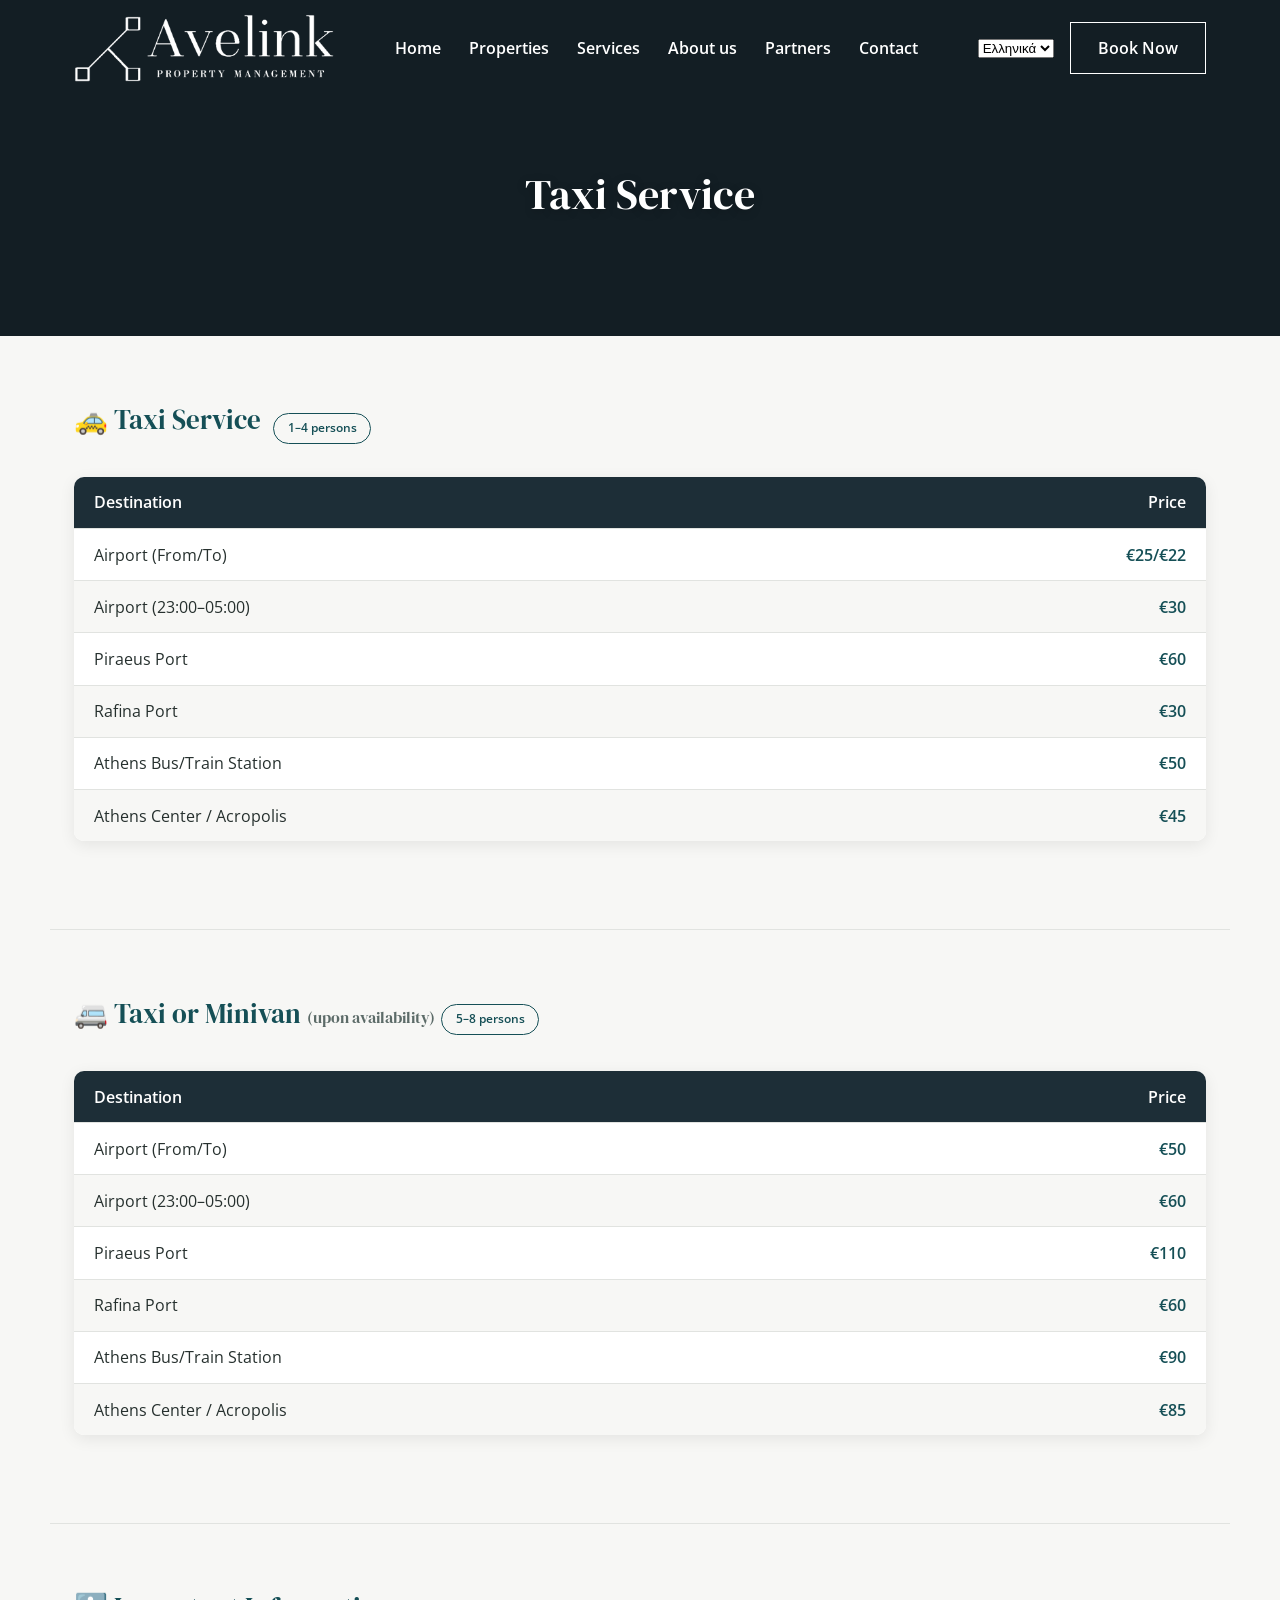
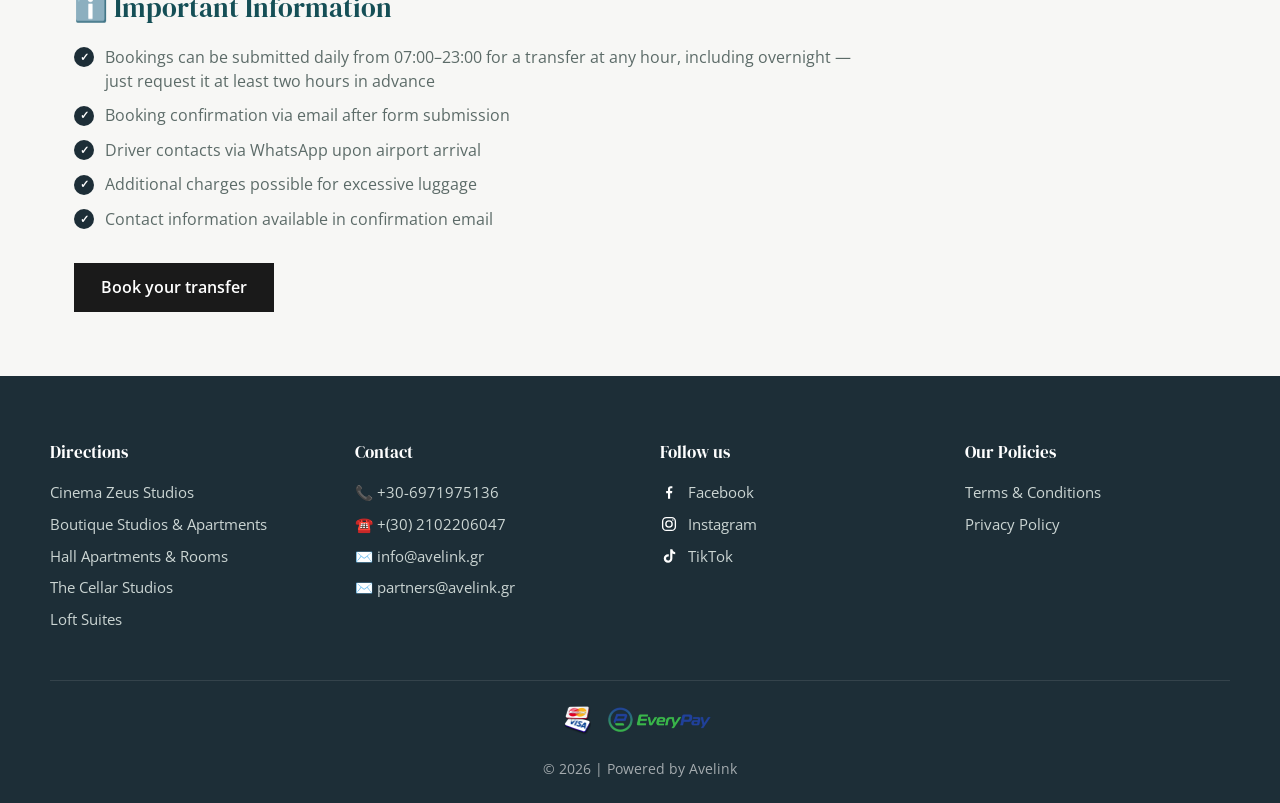
<file: taxi-service.html>
<!DOCTYPE html>
<html lang="en">
<head>
  <meta charset="UTF-8">
  <meta name="viewport" content="width=device-width, initial-scale=1.0">
  <title>Athens Airport Taxi Transfers | Avelink</title>
  <meta name="description" content="Fixed-price taxi transfers to and from Athens International Airport (Eleftherios Venizelos), Piraeus Port, Rafina Port and central Athens — reliable service, available 24/7.">
  <meta name="robots" content="index, follow, max-image-preview:large">
  <link rel="canonical" href="https://avelink.gr/taxi-service">

  <meta property="og:type" content="website">
  <meta property="og:site_name" content="Avelink">
  <meta property="og:locale" content="en_US">
  <meta property="og:url" content="https://avelink.gr/taxi-service">
  <meta property="og:title" content="Athens Airport Taxi Transfers | Avelink">
  <meta property="og:description" content="Fixed-price taxi transfers to and from Athens International Airport (Eleftherios Venizelos), Piraeus Port, Rafina Port and central Athens — reliable service, available 24/7.">
  <meta property="og:image" content="https://avelink.gr/images/hero-poster.jpg">
  <meta name="twitter:card" content="summary_large_image">
  <meta name="twitter:title" content="Athens Airport Taxi Transfers | Avelink">
  <meta name="twitter:description" content="Fixed-price taxi transfers to and from Athens International Airport (Eleftherios Venizelos), Piraeus Port, Rafina Port and central Athens — reliable service, available 24/7.">
  <meta name="twitter:image" content="https://avelink.gr/images/hero-poster.jpg">

  <script type="application/ld+json">
  {
    "@context": "https://schema.org",
    "@type": "BreadcrumbList",
    "itemListElement": [
      { "@type": "ListItem", "position": 1, "name": "Home", "item": "https://avelink.gr/" },
      { "@type": "ListItem", "position": 2, "name": "Taxi Service", "item": "https://avelink.gr/taxi-service" }
    ]
  }
  </script>

  <link rel="icon" href="images/favicon-32x32.png" sizes="32x32" type="image/png">
  <link rel="icon" href="images/favicon-192x192.png" sizes="192x192" type="image/png">
  <link rel="preconnect" href="https://fonts.googleapis.com">
  <link rel="preconnect" href="https://fonts.gstatic.com" crossorigin>
  <link href="https://fonts.googleapis.com/css2?family=DM+Serif+Display&family=Open+Sans:wght@400;600;700&display=swap" rel="stylesheet">

  <link rel="stylesheet" href="css/style.css">
</head>
<body>

  <!-- ============ HEADER / NAVIGATION ============ -->
  <header class="site-header">
    <nav class="navbar">
      <div class="navbar__logo">
        <a href="index.html">
          <img src="images/logo-white.png" alt="Avelink" class="navbar__logo-img navbar__logo-img--white">
          <img src="images/logo-color.png" alt="Avelink" class="navbar__logo-img navbar__logo-img--color">
        </a>
      </div>

      <ul class="navbar__menu" id="navbarMenu">
        <li><a href="index.html">Home</a></li>
        <li><a href="index.html#properties">Properties</a></li>
        <li class="has-dropdown">
          <a href="#services">Services</a>
          <ul class="dropdown">
            <li><a href="taxi-service.html">Taxi Service</a></li>
            <li><a href="tour-service.html">Tour Service</a></li>
          </ul>
        </li>
        <li><a href="about.html">About us</a></li>
        <li><a href="partners.html">Partners</a></li>
        <li><a href="#contact">Contact</a></li>
      </ul>

      <div class="navbar__actions">
        <select class="lang-select">
          <option value="el">Ελληνικά</option>
          <option value="en">English</option>
        </select>
        <a href="https://menoapartments.reserve-online.net/" class="btn btn--book" target="_blank" rel="noopener">Book Now</a>
      </div>

      <button class="navbar__toggle" id="navbarToggle" aria-label="Toggle menu" aria-expanded="false" aria-controls="navbarMenu">
        <span></span>
        <span></span>
        <span></span>
      </button>
    </nav>
  </header>

  <!-- ============ PAGE BANNER ============ -->
  <section class="hero hero--sub">
    <div class="hero__overlay"></div>
    <div class="hero__content">
      <h1>Taxi Service</h1>
    </div>
  </section>

  <!-- ============ PRICE LIST 1-4 PERSONS ============
       Κείμενο/τιμές αυτολεξεί από avelink.gr/support/ -->
  <section class="page-content">
    <div class="price-section__head">
      <h2>🚕 Taxi Service</h2>
      <span class="price-badge">1–4 persons</span>
    </div>
    <div class="price-table-wrap">
      <table class="price-table">
        <thead>
          <tr><th>Destination</th><th>Price</th></tr>
        </thead>
        <tbody>
          <tr><td>Airport (From/To)</td><td>€25/€22</td></tr>
          <tr><td>Airport (23:00–05:00)</td><td>€30</td></tr>
          <tr><td>Piraeus Port</td><td>€60</td></tr>
          <tr><td>Rafina Port</td><td>€30</td></tr>
          <tr><td>Athens Bus/Train Station</td><td>€50</td></tr>
          <tr><td>Athens Center / Acropolis</td><td>€45</td></tr>
        </tbody>
      </table>
    </div>
  </section>

  <!-- ============ PRICE LIST 5-8 PERSONS ============ -->
  <section class="page-content">
    <div class="price-section__head">
      <h2>🚐 Taxi or Minivan <span class="price-section__note">(upon availability)</span> <span class="price-badge">5–8 persons</span></h2>
    </div>
    <div class="price-table-wrap">
      <table class="price-table">
        <thead>
          <tr><th>Destination</th><th>Price</th></tr>
        </thead>
        <tbody>
          <tr><td>Airport (From/To)</td><td>€50</td></tr>
          <tr><td>Airport (23:00–05:00)</td><td>€60</td></tr>
          <tr><td>Piraeus Port</td><td>€110</td></tr>
          <tr><td>Rafina Port</td><td>€60</td></tr>
          <tr><td>Athens Bus/Train Station</td><td>€90</td></tr>
          <tr><td>Athens Center / Acropolis</td><td>€85</td></tr>
        </tbody>
      </table>
    </div>
  </section>

  <!-- ============ IMPORTANT INFORMATION ============ -->
  <section class="page-content page-content--cta">
    <h2>ℹ️ Important Information</h2>
    <ul class="info-list">
      <li><span class="info-list__icon">✓</span>Bookings can be submitted daily from 07:00–23:00 for a transfer at any hour, including overnight — just request it at least two hours in advance</li>
      <li><span class="info-list__icon">✓</span>Booking confirmation via email after form submission</li>
      <li><span class="info-list__icon">✓</span>Driver contacts via WhatsApp upon airport arrival</li>
      <li><span class="info-list__icon">✓</span>Additional charges possible for excessive luggage</li>
      <li><span class="info-list__icon">✓</span>Contact information available in confirmation email</li>
    </ul>
    <a href="https://reservations.avelink.gr/taxi?booking_id=3" class="btn btn--dark" target="_blank" rel="noopener">Book your transfer</a>
  </section>

  <!-- ============ FOOTER ============ -->
  <footer id="contact" class="site-footer">
    <div class="footer__grid">

      <div class="footer__col">
        <h4>Directions</h4>
        <ul>
          <li><a href="https://www.google.com/maps/place/Cinema+Zeus+Studios/@37.9588543,23.9221323,18z/data=!4m9!3m8!1s0x14a19b4ba147fa73:0x21a8716883512f60!5m2!4m1!1i2!8m2!3d37.9594385!4d23.9235878!16s%2Fg%2F11jn3bsspl" target="_blank" rel="noopener">Cinema Zeus Studios</a></li>
          <li><a href="https://www.google.com/maps/place/Boutique+Studios+%26+Apartments/@37.9610738,23.9150298,19z/data=!4m6!3m5!1s0x14a19bf239e1ccbb:0x763ece8b5134db16!8m2!3d37.9614839!4d23.9154619!16s%2Fg%2F11sqcvvf23" target="_blank" rel="noopener">Boutique Studios &amp; Apartments</a></li>
          <li><a href="https://www.google.com/maps/place/Hall+Apartments+%26+Rooms/@37.9597885,23.9163919,19z/data=!4m9!3m8!1s0x14a19b7233044201:0xbeb8501b029a70ab!5m2!4m1!1i2!8m2!3d37.959919!4d23.9161556!16s%2Fg%2F11s1tx528l" target="_blank" rel="noopener">Hall Apartments &amp; Rooms</a></li>
          <li><a href="https://tinyurl.com/2p86tsnh" target="_blank" rel="noopener">The Cellar Studios</a></li>
          <li><a href="https://www.google.com/maps/place/Spata+center+loft/@37.9619391,23.915207,150m/data=!3m1!1e3!4m14!1m2!2m1!1sloft+studios+spata+!3m10!1s0x14a19a850db42745:0x6afe5a54d5dfa51a!5m2!4m1!1i2!8m2!3d37.962059!4d23.9155693!15sChJsb2Z0IHN0dWRpb3Mgc3BhdGGSAQ92YWNhdGlvbl9yZW50YWzgAQA!16s%2Fg%2F11zkwgf72q!17BQ0FF?entry=ttu&g_ep=EgoyMDI2MDgxOS4wIKXMDSoASAFQAw%3D%3D" target="_blank" rel="noopener">Loft Suites</a></li>
        </ul>
      </div>

      <div class="footer__col">
        <h4>Contact</h4>
        <ul>
          <li>📞 +30-6971975136</li>
          <li>☎️ +(30) 2102206047</li>
          <li>✉️ info@avelink.gr</li>
          <li>✉️ partners@avelink.gr</li>
        </ul>
      </div>

      <div class="footer__col">
        <h4>Follow us</h4>
        <ul class="footer__social">
          <li><a href="https://www.facebook.com/avelinkgr" target="_blank" rel="noopener">
            <svg class="social-icon" viewBox="0 0 24 24" fill="#fff" aria-hidden="true"><path d="M13.5 21v-7.5h2.5l.4-3H13.5V8.5c0-.87.24-1.46 1.5-1.46H16.5V4.35C16.24 4.32 15.34 4.24 14.3 4.24c-2.16 0-3.64 1.32-3.64 3.75V10.5H8.2v3h2.46V21h2.84Z"/></svg>
            Facebook
          </a></li>
          <li><a href="https://www.instagram.com/avelink.gr/" target="_blank" rel="noopener">
            <svg class="social-icon" viewBox="0 0 24 24" fill="none" stroke="#fff" stroke-width="1.8" aria-hidden="true"><rect x="3.5" y="3.5" width="17" height="17" rx="5"/><circle cx="12" cy="12" r="4.2"/><circle cx="17.2" cy="6.8" r="1" fill="#fff" stroke="none"/></svg>
            Instagram
          </a></li>
          <li><a href="https://www.tiktok.com/@avelink.gr?is_from_webapp=1&sender_device=pc" target="_blank" rel="noopener">
            <svg class="social-icon" viewBox="0 0 24 24" fill="#fff" aria-hidden="true"><path d="M16.5 3c.3 2.1 1.7 3.6 3.8 3.9v2.9c-1.3-.03-2.6-.4-3.8-1.1v6.6c0 3.2-2.6 5.7-5.8 5.7S5 18.5 5 15.3s2.6-5.7 5.8-5.7c.3 0 .6.02.9.06v3c-.3-.1-.6-.14-.9-.14-1.5 0-2.7 1.2-2.7 2.7s1.2 2.7 2.7 2.7 2.8-1.1 2.8-2.7V3h3Z"/></svg>
            TikTok
          </a></li>
        </ul>
      </div>

      <div class="footer__col">
        <h4>Our Policies</h4>
        <ul>
          <li><a href="terms-and-conditions.html">Terms &amp; Conditions</a></li>
          <li><a href="privacy-policy.html">Privacy Policy</a></li>
        </ul>
      </div>

    </div>

    <div class="footer__payments">
      <img src="images/payment-cards.png" alt="Visa, Mastercard" class="payment-icon">
      <img src="images/payment-everypay.png" alt="EveryPay" class="payment-icon">
    </div>

    <div class="footer__bottom">
      <p>&copy; 2026 | Powered by Avelink</p>
    </div>
  </footer>

  <script src="js/script.js"></script>
</body>
</html>
</file>
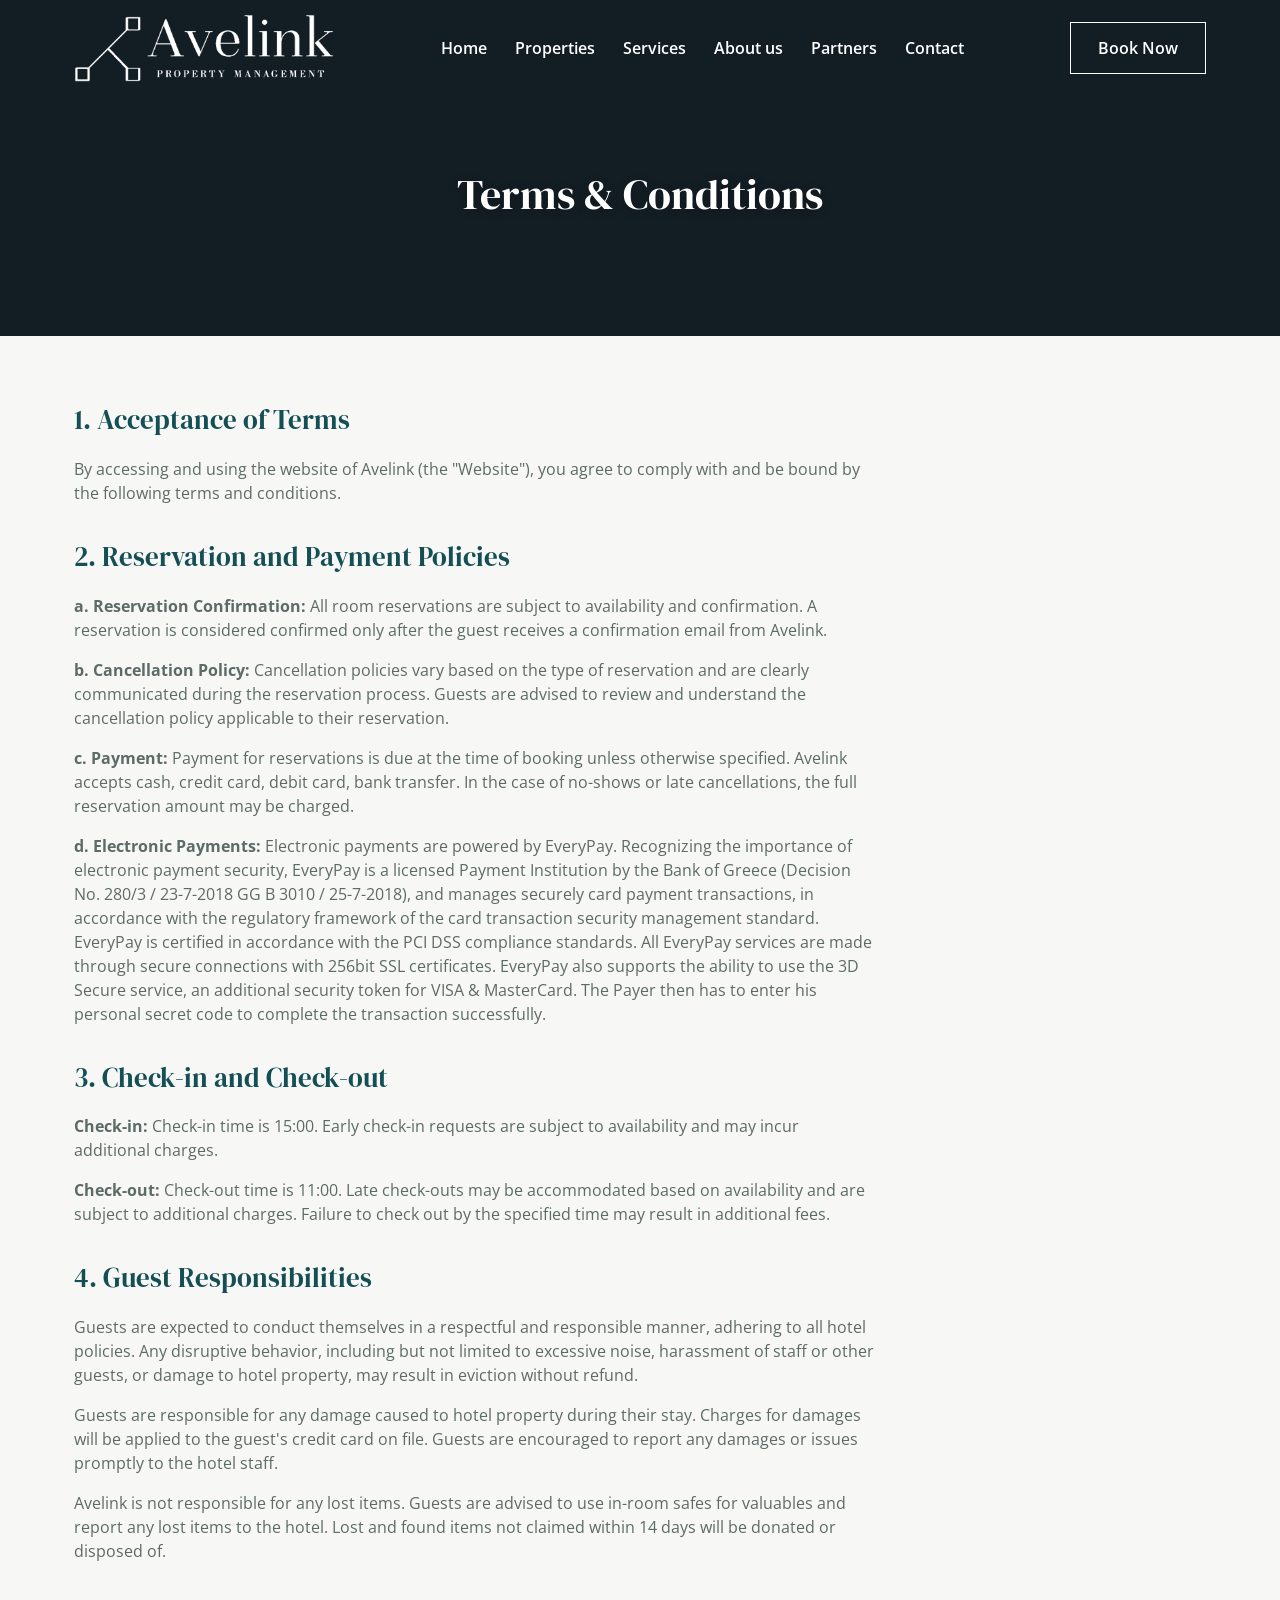
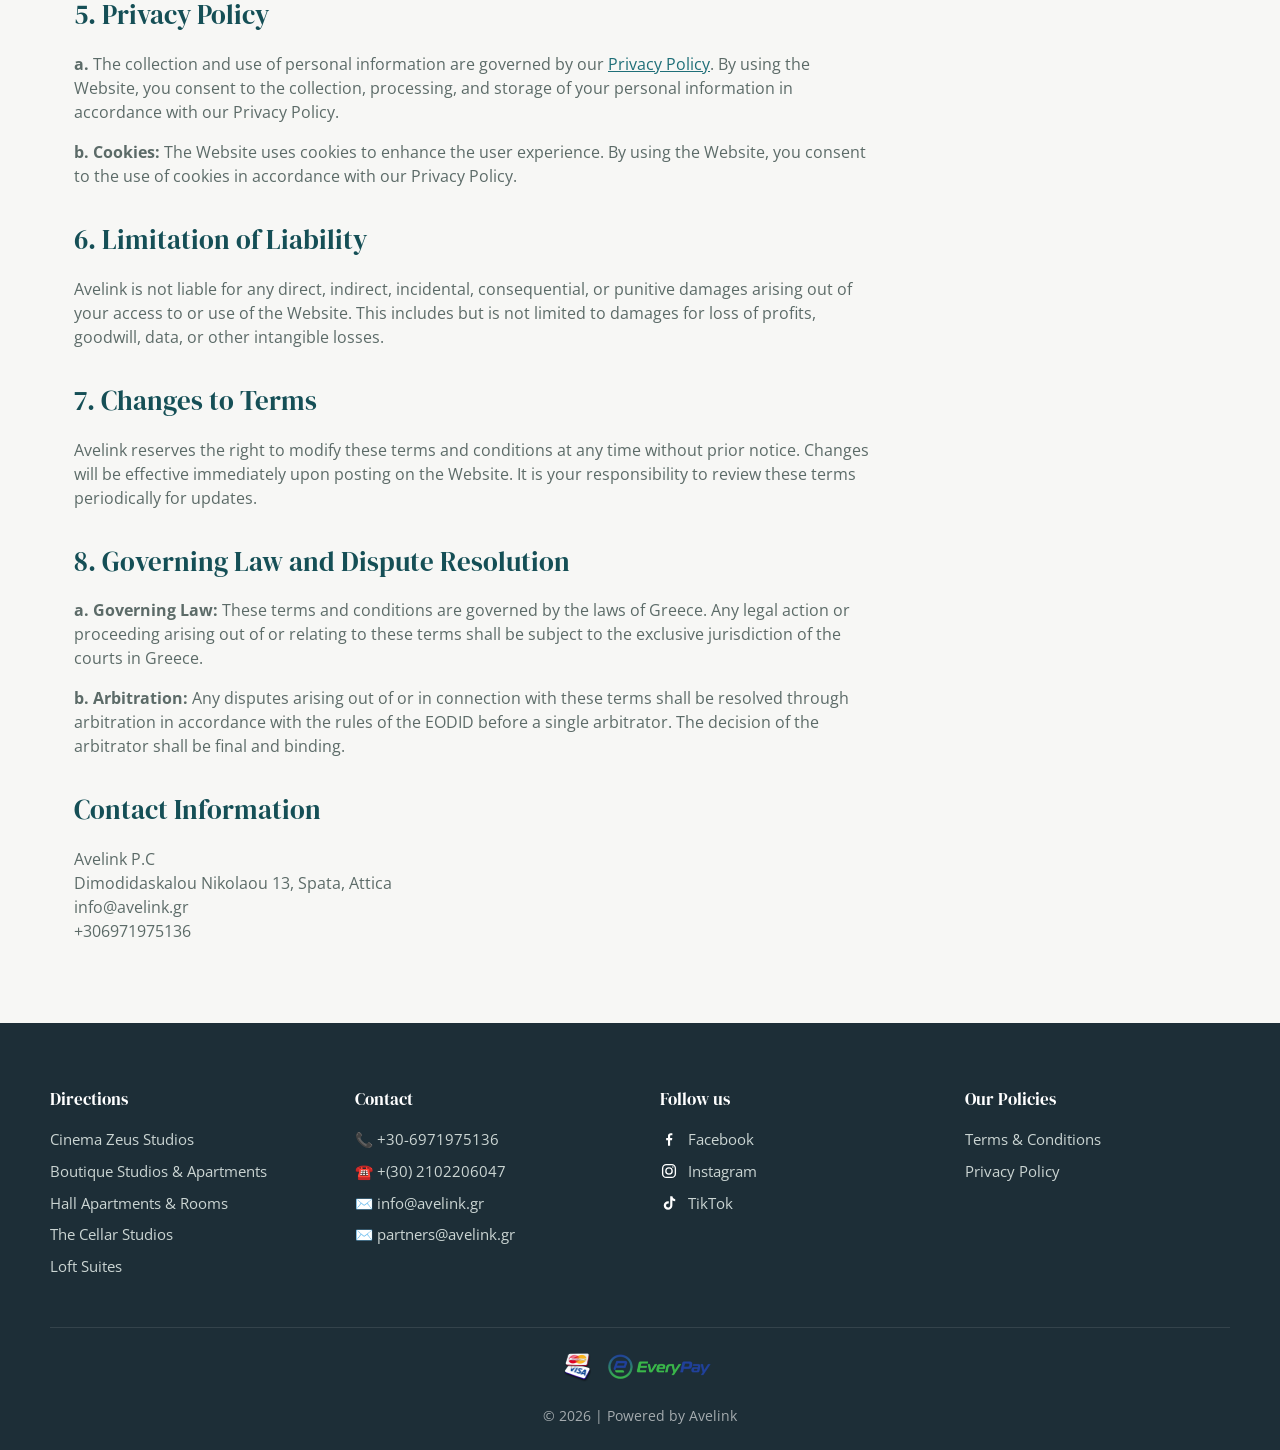
<file: terms-and-conditions.html>
<!DOCTYPE html>
<html lang="en">
<head>
  <meta charset="UTF-8">
  <meta name="viewport" content="width=device-width, initial-scale=1.0">
  <title>Terms &amp; Conditions | Avelink</title>
  <meta name="description" content="Terms and conditions governing reservations, payments and use of the Avelink website and accommodation services near Athens Airport.">
  <meta name="robots" content="index, follow, max-image-preview:large">
  <link rel="canonical" href="https://avelink.gr/terms-and-conditions">

  <meta property="og:type" content="website">
  <meta property="og:site_name" content="Avelink">
  <meta property="og:locale" content="en_US">
  <meta property="og:url" content="https://avelink.gr/terms-and-conditions">
  <meta property="og:title" content="Terms &amp; Conditions | Avelink">
  <meta property="og:description" content="Terms and conditions governing reservations, payments and use of the Avelink website and accommodation services near Athens Airport.">
  <meta property="og:image" content="https://avelink.gr/images/hero-poster.jpg">
  <meta name="twitter:card" content="summary_large_image">
  <meta name="twitter:title" content="Terms &amp; Conditions | Avelink">
  <meta name="twitter:description" content="Terms and conditions governing reservations, payments and use of the Avelink website and accommodation services near Athens Airport.">
  <meta name="twitter:image" content="https://avelink.gr/images/hero-poster.jpg">

  <script type="application/ld+json">
  {
    "@context": "https://schema.org",
    "@type": "BreadcrumbList",
    "itemListElement": [
      { "@type": "ListItem", "position": 1, "name": "Home", "item": "https://avelink.gr/" },
      { "@type": "ListItem", "position": 2, "name": "Terms & Conditions", "item": "https://avelink.gr/terms-and-conditions" }
    ]
  }
  </script>

  <link rel="icon" href="images/favicon-32x32.png" sizes="32x32" type="image/png">
  <link rel="icon" href="images/favicon-192x192.png" sizes="192x192" type="image/png">
  <link rel="preconnect" href="https://fonts.googleapis.com">
  <link rel="preconnect" href="https://fonts.gstatic.com" crossorigin>
  <link href="https://fonts.googleapis.com/css2?family=DM+Serif+Display&family=Open+Sans:wght@400;600;700&display=swap" rel="stylesheet">

  <link rel="stylesheet" href="css/style.css">
</head>
<body>

  <!-- ============ HEADER / NAVIGATION ============ -->
  <header class="site-header">
    <nav class="navbar">
      <div class="navbar__logo">
        <a href="index.html">
          <img src="images/logo-white.png" alt="Avelink" class="navbar__logo-img navbar__logo-img--white">
          <img src="images/logo-color.png" alt="Avelink" class="navbar__logo-img navbar__logo-img--color">
        </a>
      </div>

      <ul class="navbar__menu" id="navbarMenu">
        <li><a href="index.html">Home</a></li>
        <li><a href="index.html#properties">Properties</a></li>
        <li class="has-dropdown">
          <a href="#services">Services</a>
          <ul class="dropdown">
            <li><a href="support.html">Taxi Service</a></li>
            <li><a href="tour-service.html">Tour Service</a></li>
          </ul>
        </li>
        <li><a href="about.html">About us</a></li>
        <li><a href="partners.html">Partners</a></li>
        <li><a href="#contact">Contact</a></li>
      </ul>

      <div class="navbar__actions">
        <a href="https://menoapartments.reserve-online.net/" class="btn btn--book" target="_blank" rel="noopener">Book Now</a>
      </div>

      <button class="navbar__toggle" id="navbarToggle" aria-label="Toggle menu" aria-expanded="false" aria-controls="navbarMenu">
        <span></span>
        <span></span>
        <span></span>
      </button>
    </nav>
  </header>

  <!-- ============ PAGE BANNER ============ -->
  <section class="hero hero--sub">
    <div class="hero__overlay"></div>
    <div class="hero__content">
      <h1>Terms &amp; Conditions</h1>
    </div>
  </section>

  <!-- ============ TERMS CONTENT ============
       Κείμενο αυτολεξεί από avelink.gr/terms-and-conditions -->
  <section class="page-content legal-content">

    <h2>1. Acceptance of Terms</h2>
    <p>By accessing and using the website of Avelink (the "Website"), you agree to comply with and be bound by the following terms and conditions.</p>

    <h2>2. Reservation and Payment Policies</h2>
    <p><strong>a. Reservation Confirmation:</strong> All room reservations are subject to availability and confirmation. A reservation is considered confirmed only after the guest receives a confirmation email from Avelink.</p>
    <p><strong>b. Cancellation Policy:</strong> Cancellation policies vary based on the type of reservation and are clearly communicated during the reservation process. Guests are advised to review and understand the cancellation policy applicable to their reservation.</p>
    <p><strong>c. Payment:</strong> Payment for reservations is due at the time of booking unless otherwise specified. Avelink accepts cash, credit card, debit card, bank transfer. In the case of no-shows or late cancellations, the full reservation amount may be charged.</p>
    <p><strong>d. Electronic Payments:</strong> Electronic payments are powered by EveryPay. Recognizing the importance of electronic payment security, EveryPay is a licensed Payment Institution by the Bank of Greece (Decision No. 280/3 / 23-7-2018 GG B 3010 / 25-7-2018), and manages securely card payment transactions, in accordance with the regulatory framework of the card transaction security management standard. EveryPay is certified in accordance with the PCI DSS compliance standards. All EveryPay services are made through secure connections with 256bit SSL certificates. EveryPay also supports the ability to use the 3D Secure service, an additional security token for VISA &amp; MasterCard. The Payer then has to enter his personal secret code to complete the transaction successfully.</p>

    <h2>3. Check-in and Check-out</h2>
    <p><strong>Check-in:</strong> Check-in time is 15:00. Early check-in requests are subject to availability and may incur additional charges.</p>
    <p><strong>Check-out:</strong> Check-out time is 11:00. Late check-outs may be accommodated based on availability and are subject to additional charges. Failure to check out by the specified time may result in additional fees.</p>

    <h2>4. Guest Responsibilities</h2>
    <p>Guests are expected to conduct themselves in a respectful and responsible manner, adhering to all hotel policies. Any disruptive behavior, including but not limited to excessive noise, harassment of staff or other guests, or damage to hotel property, may result in eviction without refund.</p>
    <p>Guests are responsible for any damage caused to hotel property during their stay. Charges for damages will be applied to the guest's credit card on file. Guests are encouraged to report any damages or issues promptly to the hotel staff.</p>
    <p>Avelink is not responsible for any lost items. Guests are advised to use in-room safes for valuables and report any lost items to the hotel. Lost and found items not claimed within 14 days will be donated or disposed of.</p>

    <h2>5. Privacy Policy</h2>
    <p><strong>a.</strong> The collection and use of personal information are governed by our <a href="privacy-policy.html">Privacy Policy</a>. By using the Website, you consent to the collection, processing, and storage of your personal information in accordance with our Privacy Policy.</p>
    <p><strong>b. Cookies:</strong> The Website uses cookies to enhance the user experience. By using the Website, you consent to the use of cookies in accordance with our Privacy Policy.</p>

    <h2>6. Limitation of Liability</h2>
    <p>Avelink is not liable for any direct, indirect, incidental, consequential, or punitive damages arising out of your access to or use of the Website. This includes but is not limited to damages for loss of profits, goodwill, data, or other intangible losses.</p>

    <h2>7. Changes to Terms</h2>
    <p>Avelink reserves the right to modify these terms and conditions at any time without prior notice. Changes will be effective immediately upon posting on the Website. It is your responsibility to review these terms periodically for updates.</p>

    <h2>8. Governing Law and Dispute Resolution</h2>
    <p><strong>a. Governing Law:</strong> These terms and conditions are governed by the laws of Greece. Any legal action or proceeding arising out of or relating to these terms shall be subject to the exclusive jurisdiction of the courts in Greece.</p>
    <p><strong>b. Arbitration:</strong> Any disputes arising out of or in connection with these terms shall be resolved through arbitration in accordance with the rules of the EODID before a single arbitrator. The decision of the arbitrator shall be final and binding.</p>

    <h2>Contact Information</h2>
    <p>
      Avelink P.C<br>
      Dimodidaskalou Nikolaou 13, Spata, Attica<br>
      info@avelink.gr<br>
      +306971975136
    </p>

  </section>

  <!-- ============ FOOTER ============ -->
  <footer id="contact" class="site-footer">
    <div class="footer__grid">

      <div class="footer__col">
        <h4>Directions</h4>
        <ul>
          <li><a href="https://www.google.com/maps/place/Cinema+Zeus+Studios/@37.9588543,23.9221323,18z/data=!4m9!3m8!1s0x14a19b4ba147fa73:0x21a8716883512f60!5m2!4m1!1i2!8m2!3d37.9594385!4d23.9235878!16s%2Fg%2F11jn3bsspl" target="_blank" rel="noopener">Cinema Zeus Studios</a></li>
          <li><a href="https://www.google.com/maps/place/Boutique+Studios+%26+Apartments/@37.9610738,23.9150298,19z/data=!4m6!3m5!1s0x14a19bf239e1ccbb:0x763ece8b5134db16!8m2!3d37.9614839!4d23.9154619!16s%2Fg%2F11sqcvvf23" target="_blank" rel="noopener">Boutique Studios &amp; Apartments</a></li>
          <li><a href="https://www.google.com/maps/place/Hall+Apartments+%26+Rooms/@37.9597885,23.9163919,19z/data=!4m9!3m8!1s0x14a19b7233044201:0xbeb8501b029a70ab!5m2!4m1!1i2!8m2!3d37.959919!4d23.9161556!16s%2Fg%2F11s1tx528l" target="_blank" rel="noopener">Hall Apartments &amp; Rooms</a></li>
          <li><a href="https://tinyurl.com/2p86tsnh" target="_blank" rel="noopener">The Cellar Studios</a></li>
          <li><a href="https://www.google.com/maps/place/Spata+center+loft/@37.9619391,23.915207,150m/data=!3m1!1e3!4m14!1m2!2m1!1sloft+studios+spata+!3m10!1s0x14a19a850db42745:0x6afe5a54d5dfa51a!5m2!4m1!1i2!8m2!3d37.962059!4d23.9155693!15sChJsb2Z0IHN0dWRpb3Mgc3BhdGGSAQ92YWNhdGlvbl9yZW50YWzgAQA!16s%2Fg%2F11zkwgf72q!17BQ0FF?entry=ttu&g_ep=EgoyMDI2MDgxOS4wIKXMDSoASAFQAw%3D%3D" target="_blank" rel="noopener">Loft Suites</a></li>
        </ul>
      </div>

      <div class="footer__col">
        <h4>Contact</h4>
        <ul>
          <li>📞 +30-6971975136</li>
          <li>☎️ +(30) 2102206047</li>
          <li>✉️ info@avelink.gr</li>
          <li>✉️ partners@avelink.gr</li>
        </ul>
      </div>

      <div class="footer__col">
        <h4>Follow us</h4>
        <ul class="footer__social">
          <li><a href="https://www.facebook.com/avelinkgr" target="_blank" rel="noopener">
            <svg class="social-icon" viewBox="0 0 24 24" fill="#fff" aria-hidden="true"><path d="M13.5 21v-7.5h2.5l.4-3H13.5V8.5c0-.87.24-1.46 1.5-1.46H16.5V4.35C16.24 4.32 15.34 4.24 14.3 4.24c-2.16 0-3.64 1.32-3.64 3.75V10.5H8.2v3h2.46V21h2.84Z"/></svg>
            Facebook
          </a></li>
          <li><a href="https://www.instagram.com/avelink.gr/" target="_blank" rel="noopener">
            <svg class="social-icon" viewBox="0 0 24 24" fill="none" stroke="#fff" stroke-width="1.8" aria-hidden="true"><rect x="3.5" y="3.5" width="17" height="17" rx="5"/><circle cx="12" cy="12" r="4.2"/><circle cx="17.2" cy="6.8" r="1" fill="#fff" stroke="none"/></svg>
            Instagram
          </a></li>
          <li><a href="https://www.tiktok.com/@avelink.gr?is_from_webapp=1&sender_device=pc" target="_blank" rel="noopener">
            <svg class="social-icon" viewBox="0 0 24 24" fill="#fff" aria-hidden="true"><path d="M16.5 3c.3 2.1 1.7 3.6 3.8 3.9v2.9c-1.3-.03-2.6-.4-3.8-1.1v6.6c0 3.2-2.6 5.7-5.8 5.7S5 18.5 5 15.3s2.6-5.7 5.8-5.7c.3 0 .6.02.9.06v3c-.3-.1-.6-.14-.9-.14-1.5 0-2.7 1.2-2.7 2.7s1.2 2.7 2.7 2.7 2.8-1.1 2.8-2.7V3h3Z"/></svg>
            TikTok
          </a></li>
        </ul>
      </div>

      <div class="footer__col">
        <h4>Our Policies</h4>
        <ul>
          <li><a href="terms-and-conditions.html">Terms &amp; Conditions</a></li>
          <li><a href="privacy-policy.html">Privacy Policy</a></li>
        </ul>
      </div>

    </div>

    <div class="footer__payments">
      <img src="images/payment-cards.png" alt="Visa, Mastercard" class="payment-icon">
      <img src="images/payment-everypay.png" alt="EveryPay" class="payment-icon">
    </div>

    <div class="footer__bottom">
      <p>&copy; 2026 | Powered by Avelink</p>
    </div>
  </footer>

  <script src="js/script.js"></script>
</body>
</html>
</file>
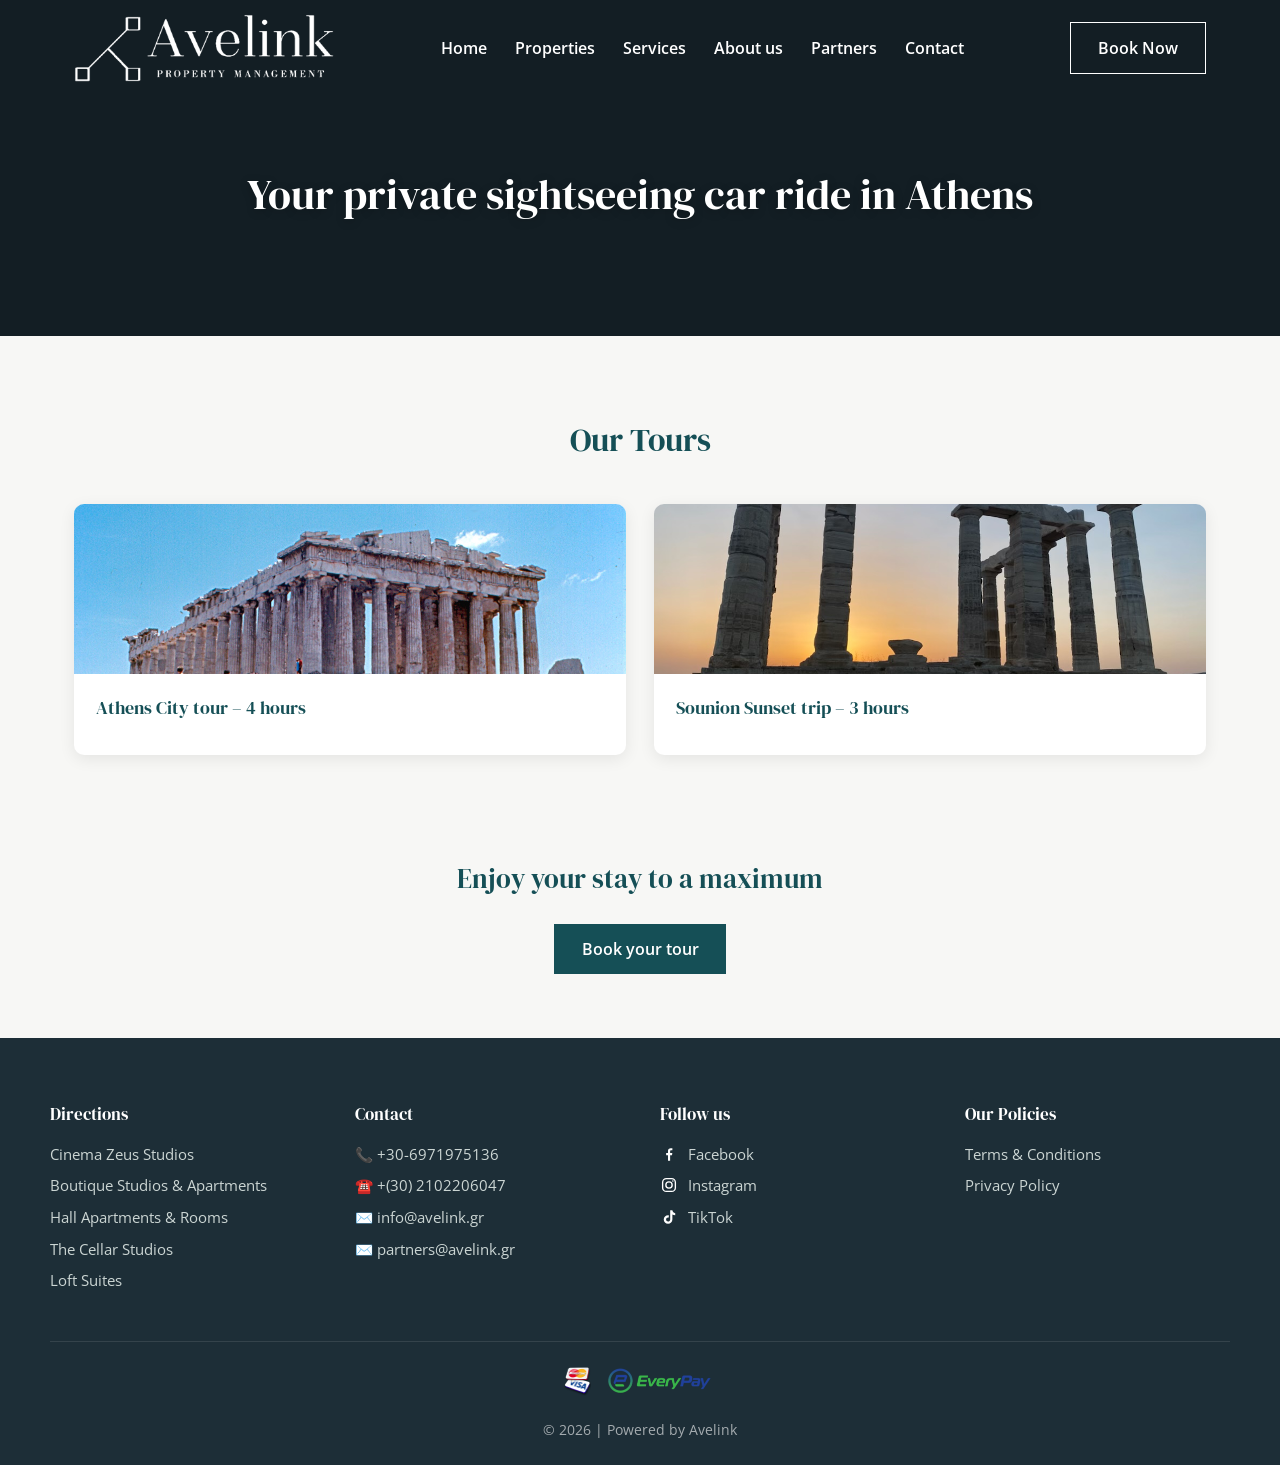
<file: tour-service.html>
<!DOCTYPE html>
<html lang="en">
<head>
  <meta charset="UTF-8">
  <meta name="viewport" content="width=device-width, initial-scale=1.0">
  <title>Private Athens Sightseeing Tours | Avelink</title>
  <meta name="description" content="Private car tours of Athens with a personal driver, picking you up from your accommodation near the airport. Choose the Athens City tour or the Sounion Sunset trip.">
  <meta name="robots" content="index, follow, max-image-preview:large">
  <link rel="canonical" href="https://avelink.gr/tour-service">

  <meta property="og:type" content="website">
  <meta property="og:site_name" content="Avelink">
  <meta property="og:locale" content="en_US">
  <meta property="og:url" content="https://avelink.gr/tour-service">
  <meta property="og:title" content="Private Athens Sightseeing Tours | Avelink">
  <meta property="og:description" content="Private car tours of Athens with a personal driver, picking you up from your accommodation near the airport. Choose the Athens City tour or the Sounion Sunset trip.">
  <meta property="og:image" content="https://avelink.gr/images/hero-poster.jpg">
  <meta name="twitter:card" content="summary_large_image">
  <meta name="twitter:title" content="Private Athens Sightseeing Tours | Avelink">
  <meta name="twitter:description" content="Private car tours of Athens with a personal driver, picking you up from your accommodation near the airport. Choose the Athens City tour or the Sounion Sunset trip.">
  <meta name="twitter:image" content="https://avelink.gr/images/hero-poster.jpg">

  <script type="application/ld+json">
  {
    "@context": "https://schema.org",
    "@type": "BreadcrumbList",
    "itemListElement": [
      { "@type": "ListItem", "position": 1, "name": "Home", "item": "https://avelink.gr/" },
      { "@type": "ListItem", "position": 2, "name": "Tour Service", "item": "https://avelink.gr/tour-service" }
    ]
  }
  </script>

  <link rel="icon" href="images/favicon-32x32.png" sizes="32x32" type="image/png">
  <link rel="icon" href="images/favicon-192x192.png" sizes="192x192" type="image/png">
  <link rel="preconnect" href="https://fonts.googleapis.com">
  <link rel="preconnect" href="https://fonts.gstatic.com" crossorigin>
  <link href="https://fonts.googleapis.com/css2?family=DM+Serif+Display&family=Open+Sans:wght@400;600;700&display=swap" rel="stylesheet">

  <link rel="stylesheet" href="css/style.css">
</head>
<body>

  <!-- ============ HEADER / NAVIGATION ============ -->
  <header class="site-header">
    <nav class="navbar">
      <div class="navbar__logo">
        <a href="index.html">
          <img src="images/logo-white.png" alt="Avelink" class="navbar__logo-img navbar__logo-img--white">
          <img src="images/logo-color.png" alt="Avelink" class="navbar__logo-img navbar__logo-img--color">
        </a>
      </div>

      <ul class="navbar__menu" id="navbarMenu">
        <li><a href="index.html">Home</a></li>
        <li><a href="index.html#properties">Properties</a></li>
        <li class="has-dropdown">
          <a href="#services">Services</a>
          <ul class="dropdown">
            <li><a href="support.html">Taxi Service</a></li>
            <li><a href="tour-service.html">Tour Service</a></li>
          </ul>
        </li>
        <li><a href="about.html">About us</a></li>
        <li><a href="partners.html">Partners</a></li>
        <li><a href="#contact">Contact</a></li>
      </ul>

      <div class="navbar__actions">
        <a href="https://menoapartments.reserve-online.net/" class="btn btn--book" target="_blank" rel="noopener">Book Now</a>
      </div>

      <button class="navbar__toggle" id="navbarToggle" aria-label="Toggle menu" aria-expanded="false" aria-controls="navbarMenu">
        <span></span>
        <span></span>
        <span></span>
      </button>
    </nav>
  </header>

  <!-- ============ PAGE BANNER ============
       Κείμενο αυτολεξεί από avelink.gr/tours/ -->
  <section class="hero hero--sub">
    <div class="hero__overlay"></div>
    <div class="hero__content">
      <h1>Your private sightseeing car ride in Athens</h1>
    </div>
  </section>

  <!-- ============ AVAILABLE TOURS ============ -->
  <section class="properties">
    <h2 class="section-title">Our Tours</h2>

    <div class="properties__grid">

      <article class="property-card">
        <div class="property-card__image">
          <img src="images/acropolis.jpg" alt="Acropolis of Athens" loading="lazy">
        </div>
        <div class="property-card__body">
          <h3>Athens City tour – 4 hours</h3>
        </div>
      </article>

      <article class="property-card">
        <div class="property-card__image">
          <img src="images/sounion.jpg" alt="Temple of Poseidon, Cape Sounion" loading="lazy">
        </div>
        <div class="property-card__body">
          <h3>Sounion Sunset trip – 3 hours</h3>
        </div>
      </article>

    </div>
  </section>

  <!-- ============ CTA ============ -->
  <section class="page-content page-content--cta-center">
    <h2>Enjoy your stay to a maximum</h2>
    <a href="https://reservations.avelink.gr/taxi?booking_id=3" class="btn btn--green" target="_blank" rel="noopener">Book your tour</a>
  </section>

  <!-- ============ FOOTER ============ -->
  <footer id="contact" class="site-footer">
    <div class="footer__grid">

      <div class="footer__col">
        <h4>Directions</h4>
        <ul>
          <li><a href="https://www.google.com/maps/place/Cinema+Zeus+Studios/@37.9588543,23.9221323,18z/data=!4m9!3m8!1s0x14a19b4ba147fa73:0x21a8716883512f60!5m2!4m1!1i2!8m2!3d37.9594385!4d23.9235878!16s%2Fg%2F11jn3bsspl" target="_blank" rel="noopener">Cinema Zeus Studios</a></li>
          <li><a href="https://www.google.com/maps/place/Boutique+Studios+%26+Apartments/@37.9610738,23.9150298,19z/data=!4m6!3m5!1s0x14a19bf239e1ccbb:0x763ece8b5134db16!8m2!3d37.9614839!4d23.9154619!16s%2Fg%2F11sqcvvf23" target="_blank" rel="noopener">Boutique Studios &amp; Apartments</a></li>
          <li><a href="https://www.google.com/maps/place/Hall+Apartments+%26+Rooms/@37.9597885,23.9163919,19z/data=!4m9!3m8!1s0x14a19b7233044201:0xbeb8501b029a70ab!5m2!4m1!1i2!8m2!3d37.959919!4d23.9161556!16s%2Fg%2F11s1tx528l" target="_blank" rel="noopener">Hall Apartments &amp; Rooms</a></li>
          <li><a href="https://tinyurl.com/2p86tsnh" target="_blank" rel="noopener">The Cellar Studios</a></li>
          <li><a href="https://www.google.com/maps/place/Spata+center+loft/@37.9619391,23.915207,150m/data=!3m1!1e3!4m14!1m2!2m1!1sloft+studios+spata+!3m10!1s0x14a19a850db42745:0x6afe5a54d5dfa51a!5m2!4m1!1i2!8m2!3d37.962059!4d23.9155693!15sChJsb2Z0IHN0dWRpb3Mgc3BhdGGSAQ92YWNhdGlvbl9yZW50YWzgAQA!16s%2Fg%2F11zkwgf72q!17BQ0FF?entry=ttu&g_ep=EgoyMDI2MDgxOS4wIKXMDSoASAFQAw%3D%3D" target="_blank" rel="noopener">Loft Suites</a></li>
        </ul>
      </div>

      <div class="footer__col">
        <h4>Contact</h4>
        <ul>
          <li>📞 +30-6971975136</li>
          <li>☎️ +(30) 2102206047</li>
          <li>✉️ info@avelink.gr</li>
          <li>✉️ partners@avelink.gr</li>
        </ul>
      </div>

      <div class="footer__col">
        <h4>Follow us</h4>
        <ul class="footer__social">
          <li><a href="https://www.facebook.com/avelinkgr" target="_blank" rel="noopener">
            <svg class="social-icon" viewBox="0 0 24 24" fill="#fff" aria-hidden="true"><path d="M13.5 21v-7.5h2.5l.4-3H13.5V8.5c0-.87.24-1.46 1.5-1.46H16.5V4.35C16.24 4.32 15.34 4.24 14.3 4.24c-2.16 0-3.64 1.32-3.64 3.75V10.5H8.2v3h2.46V21h2.84Z"/></svg>
            Facebook
          </a></li>
          <li><a href="https://www.instagram.com/avelink.gr/" target="_blank" rel="noopener">
            <svg class="social-icon" viewBox="0 0 24 24" fill="none" stroke="#fff" stroke-width="1.8" aria-hidden="true"><rect x="3.5" y="3.5" width="17" height="17" rx="5"/><circle cx="12" cy="12" r="4.2"/><circle cx="17.2" cy="6.8" r="1" fill="#fff" stroke="none"/></svg>
            Instagram
          </a></li>
          <li><a href="https://www.tiktok.com/@avelink.gr?is_from_webapp=1&sender_device=pc" target="_blank" rel="noopener">
            <svg class="social-icon" viewBox="0 0 24 24" fill="#fff" aria-hidden="true"><path d="M16.5 3c.3 2.1 1.7 3.6 3.8 3.9v2.9c-1.3-.03-2.6-.4-3.8-1.1v6.6c0 3.2-2.6 5.7-5.8 5.7S5 18.5 5 15.3s2.6-5.7 5.8-5.7c.3 0 .6.02.9.06v3c-.3-.1-.6-.14-.9-.14-1.5 0-2.7 1.2-2.7 2.7s1.2 2.7 2.7 2.7 2.8-1.1 2.8-2.7V3h3Z"/></svg>
            TikTok
          </a></li>
        </ul>
      </div>

      <div class="footer__col">
        <h4>Our Policies</h4>
        <ul>
          <li><a href="terms-and-conditions.html">Terms &amp; Conditions</a></li>
          <li><a href="privacy-policy.html">Privacy Policy</a></li>
        </ul>
      </div>

    </div>

    <div class="footer__payments">
      <img src="images/payment-cards.png" alt="Visa, Mastercard" class="payment-icon">
      <img src="images/payment-everypay.png" alt="EveryPay" class="payment-icon">
    </div>

    <div class="footer__bottom">
      <p>&copy; 2026 | Powered by Avelink</p>
    </div>
  </footer>

  <script src="js/script.js"></script>
</body>
</html>
</file>
<file: css/style.css>
/* =========================================================
   AVELINK PRACTICE — style.css
   Placeholder χρώματα/εικόνες, φτιαγμένο για εξάσκηση.
   ========================================================= */

/* ---------- Reset & base ---------- */
*,
*::before,
*::after {
  box-sizing: border-box;
  margin: 0;
  padding: 0;
}

html {
  scroll-behavior: smooth;
}

body {
  font-family: "Open Sans", "Segoe UI", Roboto, Arial, sans-serif;
  color: var(--color-text);
  background: var(--color-bg);
  line-height: 1.5;
}

/* Ίδια γραμματοσειρά τίτλων με το avelink.gr */
h1, h2, h3, h4, h5, h6 {
  font-family: "DM Serif Display", Georgia, serif;
  font-weight: 400;
}

ul {
  list-style: none;
}

a {
  text-decoration: none;
  color: inherit;
}

img {
  max-width: 100%;
  display: block;
}

/* ---------- Design tokens (placeholder palette) ---------- */
:root {
  --color-primary: #1f6f78;   /* πράσινο-μπλε πρωτεύον */
  --color-primary-dark: #154f56;
  --color-accent: #e8985e;    /* πορτοκαλί accent */
  --color-brand-green: var(--color-footer-bg); /* πάντα ίδιο με το φόντο του footer */
  --color-brand-green-dark: #141f25; /* σκουρότερη απόχρωση για hover */
  --color-bg: #f7f7f5;
  --color-surface: #ffffff;
  --color-text: #26302e;
  --color-text-muted: #5c6b68;
  --color-border: #e1e3e0;

  --color-footer-bg: #1d2e37; /* λίγο πιο ανοιχτό από πριν */
  --color-footer-text: #cbd5d3;

  --radius: 10px;
  --shadow: 0 4px 16px rgba(0, 0, 0, 0.08);
  --max-width: 1180px;
  --header-height: 96px;
}

.section-title {
  text-align: center;
  font-size: 2rem;
  color: var(--color-primary-dark);
  margin-bottom: 2.5rem;
}

/* ---------- Buttons ---------- */
.btn {
  display: inline-block;
  padding: 0.8rem 1.7rem;
  /* Τετράγωνο περίγραμμα σε όλα τα κουμπιά — border-radius: 0, ίδιο με
     τα κουμπιά (π.χ. "BOOK NOW") του πραγματικού avelink.gr. */
  border-radius: 0;
  font-weight: 600;
  transition: transform 0.15s ease, box-shadow 0.15s ease, background 0.15s ease;
}

.btn--primary {
  background: var(--color-accent);
  color: #fff;
}

.btn--primary:hover {
  background: #d97f3f;
  transform: translateY(-2px);
}

.btn--secondary {
  background: transparent;
  color: #fff;
  border: 2px solid #fff;
}

.btn--secondary:hover {
  background: rgba(255, 255, 255, 0.15);
  transform: translateY(-2px);
}

/* Μαύρο κουμπί (π.χ. "Book your transfer") — πιο σοβαρό/ουδέτερο ύφος
   αντί για το πορτοκαλί accent του .btn--primary. */
.btn--dark {
  background: #1a1a1a;
  color: #fff;
}

.btn--dark:hover {
  background: #000;
  transform: translateY(-2px);
}

/* Σκούρο πράσινο κουμπί (π.χ. "Book your tour") — ίδιο βαθύ πράσινο-μπλε
   με τους τίτλους/hover χρώματα του site (--color-primary-dark). */
.btn--green {
  background: var(--color-primary-dark);
  color: #fff;
}

.btn--green:hover {
  background: var(--color-primary);
  transform: translateY(-2px);
}

/* "Book Now" στο header — λευκό ghost button όπως στο avelink.gr:
   διάφανο φόντο/λευκό περίγραμμα, γεμίζει λευκό στο hover. Μόλις το
   header γίνει συμπαγές (λευκό φόντο), γυρνάει σε συμπαγές accent
   ώστε να παραμένει ορατό. */
.btn--book {
  background: transparent;
  color: #fff;
  border: 1px solid #fff;
}

.btn--book:hover {
  background: #fff;
  color: var(--color-primary-dark);
}

/* Μόλις γίνει scroll (συμπαγές header), το Book Now γίνεται πράσινο —
   ίδιο πράσινο με το σήμα του Avelink (sampled από το logo mark) */
.site-header--solid .btn--book {
  background: var(--color-brand-green);
  color: #fff;
  border-color: var(--color-brand-green);
}

.site-header--solid .btn--book:hover {
  background: var(--color-brand-green-dark);
  border-color: var(--color-brand-green-dark);
}

/* Το "Book Now" μέσα στο hero είναι πάντα συμπαγές λευκό με σκούρο
   κείμενο, ίδιο με το αντίστοιχο κουμπί του avelink.gr — ανεξάρτητο
   από την κατάσταση (διάφανο/συμπαγές) του header. */
.hero__buttons .btn--book {
  background: #fff;
  color: var(--color-text);
  border-color: #fff;
}

.hero__buttons .btn--book:hover {
  background: #f0f0f0;
  color: var(--color-text);
}

/* =========================================================
   HEADER / NAVIGATION
   ========================================================= */
.site-header {
  position: fixed;
  top: 0;
  left: 0;
  right: 0;
  z-index: 200;
  background: transparent;
  box-shadow: none;
  transition: background 0.25s ease, box-shadow 0.25s ease;
}

/* Μόλις γίνει scroll, το header "συμπαγιάζει" (λευκό φόντο + σκούρο κείμενο) */
.site-header.site-header--solid {
  background: var(--color-surface);
  box-shadow: var(--shadow);
}

.navbar {
  max-width: var(--max-width);
  height: var(--header-height);
  margin: 0 auto;
  padding: 0 1.5rem;
  display: flex;
  align-items: center;
  justify-content: space-between;
  gap: 1.5rem;
}

.navbar__logo a {
  display: block;
  line-height: 0;
}

.navbar__logo-img {
  height: 68px;
  width: auto;
  display: block;
}

/* Άσπρο λογότυπο πάνω στο διάφανο header (video/gradient), έγχρωμο
   μόλις γίνει συμπαγές (scroll) */
.navbar__logo-img--color {
  display: none;
}

.site-header--solid .navbar__logo-img--white {
  display: none;
}

.site-header--solid .navbar__logo-img--color {
  display: block;
}

.navbar__menu {
  display: flex;
  gap: 1.75rem;
  flex: 1;
  justify-content: center;
}

.navbar__menu > li {
  position: relative;
}

.navbar__menu > li > a {
  font-weight: 600;
  color: #fff;
  padding: 0.5rem 0;
  transition: color 0.15s ease;
}

.site-header--solid .navbar__menu > li > a {
  color: var(--color-text);
}

.navbar__menu > li > a:hover {
  color: var(--color-accent);
}

.site-header--solid .navbar__menu > li > a:hover {
  color: var(--color-primary);
}

/* Dropdown (Services) */
.has-dropdown .dropdown {
  position: absolute;
  top: 100%;
  left: 0;
  min-width: 180px;
  background: var(--color-surface);
  border-radius: var(--radius);
  box-shadow: var(--shadow);
  padding: 0.5rem 0;
  opacity: 0;
  visibility: hidden;
  transform: translateY(8px);
  transition: all 0.15s ease;
}

.has-dropdown:hover .dropdown,
.has-dropdown.is-open .dropdown {
  opacity: 1;
  visibility: visible;
  transform: translateY(0);
}

.dropdown li a {
  display: block;
  padding: 0.6rem 1.2rem;
  color: var(--color-text);
}

.dropdown li a:hover {
  background: var(--color-bg);
  color: var(--color-primary);
}

.navbar__actions {
  display: flex;
  align-items: center;
  gap: 1rem;
}

/* Hamburger (mobile) */
.navbar__toggle {
  display: none;
  flex-direction: column;
  justify-content: center;
  gap: 5px;
  width: 34px;
  height: 34px;
  background: none;
  border: none;
  cursor: pointer;
}

.navbar__toggle span {
  display: block;
  height: 2px;
  width: 100%;
  background: #fff;
  border-radius: 2px;
  transition: transform 0.2s ease, opacity 0.2s ease, background 0.25s ease;
}

.site-header--solid .navbar__toggle span {
  background: var(--color-text);
}

/* =========================================================
   HERO
   ========================================================= */
.hero {
  position: relative;
  min-height: 100vh;
  min-height: 100dvh; /* σωστό ύψος σε mobile browsers (χωρίς τα address bars) */
  display: flex;
  align-items: center;
  justify-content: center;
  text-align: center;
  color: #fff;
  background: linear-gradient(135deg, var(--color-primary) 0%, var(--color-primary-dark) 100%);
  overflow: hidden;
}

/* Background hero video (index.html) */
.hero__video {
  position: absolute;
  inset: 0;
  width: 100%;
  height: 100%;
  object-fit: cover;
  z-index: 0;
}

/* decorative shapes — μένουν ορατά μόνο όταν ΔΕΝ υπάρχει video (fallback gradient) */
.hero::before,
.hero::after {
  content: "";
  position: absolute;
  border-radius: 50%;
  background: rgba(255, 255, 255, 0.08);
  z-index: -1;
}

.hero::before {
  width: 420px;
  height: 420px;
  top: -140px;
  right: -100px;
}

.hero::after {
  width: 300px;
  height: 300px;
  bottom: -120px;
  left: -80px;
  background: rgba(232, 152, 94, 0.18);
}

.hero__overlay {
  position: absolute;
  inset: 0;
  background: rgba(0, 0, 0, 0.35);
  z-index: 1;
}

.hero__content {
  position: relative;
  z-index: 2;
  max-width: 900px;
  padding: 0 1.5rem;
}

.hero__content h1 {
  font-size: clamp(2rem, 5vw, 2.625rem);
  font-weight: 400;
  line-height: 1.3;
  margin-bottom: 0;
  text-shadow: 0 2px 10px rgba(0, 0, 0, 0.25);
}

.hero__content p {
  font-size: 1.0625rem;
  line-height: 1.41;
  margin-bottom: 2.3125rem;
  opacity: 0.95;
}

.hero__buttons {
  display: flex;
  gap: 1rem;
  justify-content: center;
  flex-wrap: wrap;
}

/* =========================================================
   PROPERTIES
   ========================================================= */
.properties {
  max-width: var(--max-width);
  margin: 0 auto;
  padding: 5rem 1.5rem;
  /* Το header είναι fixed (--header-height), οπότε χωρίς αυτό το anchor
     scroll (π.χ. από το nav link "Properties") θα προσγείωνε ακριβώς στην
     κορυφή του section, κρύβοντας τον τίτλο "Our Properties" πίσω από το
     header και αφήνοντας ορατό μόνο το carousel. */
  scroll-margin-top: var(--header-height);
}

.properties__grid {
  display: grid;
  grid-template-columns: repeat(auto-fit, minmax(230px, 1fr));
  gap: 1.75rem;
}

.property-card {
  background: var(--color-surface);
  border-radius: var(--radius);
  overflow: hidden;
  box-shadow: var(--shadow);
  transition: transform 0.2s ease, box-shadow 0.2s ease;
}

.property-card:hover {
  transform: translateY(-6px);
  box-shadow: 0 10px 24px rgba(0, 0, 0, 0.12);
}

.property-card__image {
  height: 170px;
  overflow: hidden;
  background: var(--color-bg);
}

.property-card__image img {
  width: 100%;
  height: 100%;
  object-fit: cover;
  display: block;
  transition: transform 0.3s ease;
}

.property-card:hover .property-card__image img {
  transform: scale(1.06);
}

/* placeholder εικόνων — διαφορετικό χρώμα ανά κάρτα */
.placeholder-img {
  background: linear-gradient(135deg, var(--color-primary) 0%, var(--color-accent) 100%);
}

.property-card:nth-child(1) .placeholder-img {
  background: linear-gradient(135deg, #1f6f78, #59b0a8);
}
.property-card:nth-child(2) .placeholder-img {
  background: linear-gradient(135deg, #6a4c93, #a084ca);
}
.property-card:nth-child(3) .placeholder-img {
  background: linear-gradient(135deg, #b5563c, #e8985e);
}
.property-card:nth-child(4) .placeholder-img {
  background: linear-gradient(135deg, #2e5077, #4d84b0);
}
.property-card:nth-child(5) .placeholder-img {
  background: linear-gradient(135deg, #3c7a56, #7fb88f);
}

.property-card__body {
  padding: 1.25rem 1.4rem 1.6rem;
}

.property-card__body h3 {
  color: var(--color-primary-dark);
  margin-bottom: 0.5rem;
  font-size: 1.15rem;
}

.property-card__body p {
  color: var(--color-text-muted);
  font-size: 0.95rem;
}

/* Room-type links μέσα σε κάθε property card — αυτολεξεί hyperlinks
   προς το πραγματικό booking engine (avelink.reserve-online.net),
   όπως ακριβώς και στο avelink.gr */
.property-card__rooms {
  display: flex;
  flex-wrap: wrap;
  gap: 0.4rem;
  margin-top: 0.9rem;
  padding-top: 0.9rem;
  border-top: 1px solid var(--color-border);
}

.property-card__rooms a {
  display: inline-block;
  font-size: 0.78rem;
  font-weight: 600;
  padding: 0.3rem 0.7rem;
  border-radius: 20px;
  background: var(--color-bg);
  color: var(--color-primary-dark);
  transition: background 0.15s ease, color 0.15s ease;
}

.property-card__rooms a:hover {
  background: var(--color-primary);
  color: #fff;
}

/* =========================================================
   YOUR BENEFITS
   ========================================================= */
.benefits {
  background: var(--color-surface);
  padding: 5rem 1.5rem;
  border-top: 1px solid var(--color-border);
  border-bottom: 1px solid var(--color-border);
}

.benefits__grid {
  max-width: var(--max-width);
  margin: 0 auto;
  display: grid;
  grid-template-columns: repeat(auto-fit, minmax(220px, 1fr));
  gap: 2rem;
}

/* Homepage "Your Benefits" (6 items) — πάντα 3 στήλες, δηλ. 3 πάνω / 3 κάτω */
.benefits--photo .benefits__grid {
  grid-template-columns: repeat(3, 1fr);
}

@media (max-width: 700px) {
  .benefits--photo .benefits__grid {
    grid-template-columns: repeat(2, 1fr);
  }
}

@media (max-width: 420px) {
  .benefits--photo .benefits__grid {
    grid-template-columns: 1fr;
  }
}

.benefit-card {
  text-align: center;
  padding: 1.5rem 1rem;
}

.benefit-card__icon {
  width: 64px;
  height: 64px;
  margin: 0 auto 1rem;
  border-radius: 50%;
  background: var(--color-bg);
  border: 2px solid var(--color-primary);
  color: var(--color-primary);
  display: flex;
  align-items: center;
  justify-content: center;
}

.benefit-card__icon svg {
  width: 28px;
  height: 28px;
}

/* Στο σκούρο "Your Benefits" (homepage) τα icons γίνονται πράσινα,
   ίδιο πράσινο με το λογότυπο, για να ξεχωρίζουν πάνω στη φωτογραφία */
.benefits--photo .benefit-card__icon {
  border-color: var(--color-brand-green);
  color: var(--color-brand-green);
}

.benefit-card h3 {
  color: var(--color-primary-dark);
  font-size: 1.05rem;
  margin-bottom: 0.5rem;
}

.benefit-card p {
  color: var(--color-text-muted);
  font-size: 0.92rem;
}

/* Modifier: σκούρο background φωτογραφίας (Your Benefits, homepage) —
   ίδια τεχνική με avelink.gr: background-image + darken filter πάνω σε
   ένα ::before, το κείμενο μένει από πάνω χάρη στο αρνητικό z-index. */
.benefits--photo {
  position: relative;
  z-index: 0; /* δημιουργεί δικό του stacking context, ώστε το ::before
                 (z-index:-1) να μένει ΠΙΣΩ από το δικό του background
                 αντί να "διαφεύγει" πίσω από ΟΛΗ τη σελίδα */
  overflow: hidden;
  border-top: none;
  border-bottom: none;
}

.benefits--photo::before {
  content: "";
  position: absolute;
  inset: 0;
  background-image: url("../images/benefits-bg.jpg");
  background-size: cover;
  background-position: center;
  filter: brightness(24%) contrast(81%);
  z-index: -1;
}

.benefits--photo .section-title,
.benefits--photo .benefit-card h3 {
  color: #fff;
}

.benefits--photo .benefit-card p {
  color: #dddddd;
}

/* Μικρό "kicker" label πάνω από τον τίτλο — αυτολεξεί από avelink.gr
   ("WHY CHOOSE US" πάνω από "Your Benefits") */
.benefits__kicker {
  text-align: center;
  text-transform: uppercase;
  letter-spacing: 3px;
  font-weight: 700;
  font-size: 0.85rem;
  color: var(--color-brand-green);
  margin-bottom: 0.75rem;
}

/* =========================================================
   REVIEWS / COMMENTS
   ========================================================= */
.reviews {
  max-width: var(--max-width);
  margin: 0 auto;
  padding: 5rem 1.5rem;
}

.reviews__grid {
  display: grid;
  grid-template-columns: repeat(auto-fit, minmax(240px, 1fr));
  gap: 1.75rem;
}

.review-card {
  background: var(--color-surface);
  border-radius: var(--radius);
  box-shadow: var(--shadow);
  padding: 1.75rem 1.5rem;
  text-align: center;
}

.review-card__avatar {
  width: 56px;
  height: 56px;
  margin: 0 auto 0.75rem;
  border-radius: 50%;
  background: var(--color-bg);
  border: 2px solid var(--color-primary);
}

.review-card__stars {
  color: var(--color-accent);
  letter-spacing: 2px;
  margin-bottom: 0.75rem;
}

.review-card__text {
  color: var(--color-text-muted);
  font-size: 0.95rem;
  font-style: italic;
  margin-bottom: 0.75rem;
}

.review-card__author {
  color: var(--color-primary-dark);
  font-weight: 600;
  font-size: 0.9rem;
}

/* Γενικός υπότιτλος κάτω από .section-title (πχ "We take pride in...") */
.reviews__subtitle {
  text-align: center;
  color: var(--color-text-muted);
  max-width: 600px;
  margin: -1.5rem auto 2rem;
  font-size: 1rem;
}

/* =========================================================
   CAROUSEL (γενικό component — reviews + properties)
   ========================================================= */
.carousel {
  display: flex;
  align-items: center;
  gap: 1rem;
  max-width: var(--max-width);
  margin: 0 auto;
}

.carousel__viewport {
  flex: 1;
  overflow: hidden;
}

.carousel__track {
  display: flex;
  gap: 35px;
  transition: transform 0.5s ease;
  touch-action: pan-y; /* επιτρέπει κάθετο scroll της σελίδας, ενώ το
                           οριζόντιο drag το χειρίζεται το JS (swipe) */
  cursor: grab;
  user-select: none;
}

.carousel__track:active {
  cursor: grabbing;
}

.carousel__slide {
  flex: 0 0 auto;
}

.carousel__arrow {
  flex-shrink: 0;
  width: 44px;
  height: 44px;
  border-radius: 50%;
  border: 1px solid var(--color-border);
  background: var(--color-surface);
  color: var(--color-primary-dark);
  font-size: 1.5rem;
  line-height: 1;
  cursor: pointer;
  box-shadow: var(--shadow);
  transition: background 0.15s ease, color 0.15s ease;
}

.carousel__arrow:hover {
  background: var(--color-primary);
  color: #fff;
}

/* Modifier: reviews carousel (screenshots κριτικών πελατών) */
.carousel--reviews .carousel__slide {
  width: min(360px, 82vw);
  background: var(--color-surface);
  border-radius: var(--radius);
  box-shadow: var(--shadow);
  overflow: hidden;
}

.carousel--reviews .carousel__slide img {
  width: 100%;
  height: auto;
  display: block;
}

/* Modifier: properties carousel — το .property-card έχει ήδη δικό του
   background/shadow, εδώ ορίζουμε μόνο το πλάτος του slide */
.carousel--properties .carousel__slide {
  width: min(320px, 85vw);
}

@media (max-width: 600px) {
  .carousel {
    gap: 0.5rem;
  }

  /* Τα βελάκια (44px το καθένα + gaps) έτρωγαν μέρος του πλάτους του
     .carousel__viewport, ενώ το slide υπολογιζόταν σαν να υπάρχει όλο
     το πλάτος της οθόνης διαθέσιμο (min(320px, 85vw)) — αποτέλεσμα, η
     εικόνα περικοπτόταν στο κινητό. Σε mobile τα κρύβουμε (υπάρχει ήδη
     πλήρες swipe/drag από το JS) ώστε το viewport να πάρει όλο το
     πλάτος και η κάρτα να φαίνεται ολόκληρη.
  */
  .carousel__arrow {
    display: none;
  }

  .carousel__track {
    gap: 16px;
  }
}

/* =========================================================
   PRICE TABLES (Taxi Service)
   ========================================================= */
/* Επικεφαλίδα ενότητας τιμοκαταλόγου + badge (π.χ. "1–4 persons") —
   ώστε να είναι σαφές σε ποιον αφορά κάθε πίνακας τιμών, ίδιο ύφος με
   τα pill-badges των δωματίων στο "Our Properties". */
.price-section__head {
  display: flex;
  align-items: center;
  flex-wrap: wrap;
  gap: 0.75rem;
  margin-bottom: 0;
}

.price-section__head h2 {
  margin-bottom: 0;
}

.price-badge {
  display: inline-block;
  /* Ρητά η sans-serif γραμματοσειρά του σώματος (όχι κληρονομιά) — το
     badge του "5–8 persons" κάθεται μέσα σε <h2> (για να "τυλίγεται"
     σωστά δίπλα στο "(upon availability)" σε mobile) και χωρίς αυτό θα
     κληρονομούσε τη διακοσμητική serif γραμματοσειρά των τίτλων,
     φαίνοντας πιο "έντονο" από το badge του "1–4 persons". */
  font-family: "Open Sans", "Segoe UI", Roboto, Arial, sans-serif;
  font-size: 0.78rem;
  font-weight: 600;
  padding: 0.3rem 0.85rem;
  border-radius: 20px;
  /* Πιο "σοβαρό" ύφος: διακριτικό outline αντί για γεμάτο έντονο χρώμα */
  background: transparent;
  border: 1px solid var(--color-primary-dark);
  color: var(--color-primary-dark);
  white-space: nowrap;
}

/* Σημείωση δίπλα σε τίτλο (π.χ. "(upon availability)") — πιο διακριτικό
   από badge, μέρος της ίδιας πρότασης με τον τίτλο. */
.price-section__note {
  font-size: 1rem;
  font-weight: 400;
  color: var(--color-text-muted);
}

.price-table-wrap {
  overflow-x: auto;
  margin-top: 1.25rem;
  margin-bottom: 1.5rem;
  border-radius: var(--radius);
  box-shadow: var(--shadow);
}

.price-table {
  width: 100%;
  border-collapse: collapse;
  background: var(--color-surface);
  /* Σκόπιμα ΧΩΡΙΣ min-width: με 2 μόνο στήλες η καρτέλα χωράει άνετα σε
     πλάτος κινητού· ένα min-width εδώ ανάγκαζε το table να ξεπερνά το
     πλάτος της οθόνης, οπότε το "Price" έμενε κομμένο δεξιά μέχρι να
     κάνεις οριζόντιο swipe (.price-table-wrap { overflow-x: auto }). */
}

.price-table th,
.price-table td {
  text-align: left;
  padding: 0.85rem 1.25rem;
  border-bottom: 1px solid var(--color-border);
}

.price-table th {
  background: var(--color-footer-bg);
  color: #fff;
  font-weight: 600;
}

.price-table td:last-child,
.price-table th:last-child {
  text-align: right;
  font-weight: 600;
}

.price-table td:last-child {
  color: var(--color-primary-dark);
}

.price-table th:last-child {
  /* Το "Price" μένει λευκό σαν τον υπόλοιπο header — αλλιώς το σκούρο
     var(--color-primary-dark) πάνω στο σκούρο φόντο του header γίνεται
     αόρατο. */
  color: #fff;
}

.price-table tbody tr:last-child td {
  border-bottom: none;
}

.price-table tbody tr:nth-child(even) {
  background: var(--color-bg);
}

.price-table tbody tr:hover {
  background: rgba(31, 111, 120, 0.08);
}

/* Info list (Important Information) — κάθε γραμμή με ένα μικρό πράσινο
   check icon αντί για απλή τελεία, πιο "ζωντανό" από το γυμνό <ul>. */
.info-list {
  list-style: none;
  margin: 1rem 0 1.5rem;
  display: grid;
  gap: 0.65rem;
}

.info-list li {
  display: flex;
  align-items: flex-start;
  gap: 0.7rem;
  color: var(--color-text-muted);
}

.info-list__icon {
  flex-shrink: 0;
  width: 20px;
  height: 20px;
  margin-top: 0.15rem;
  border-radius: 50%;
  background: var(--color-brand-green);
  color: #fff;
  font-size: 0.7rem;
  font-weight: 700;
  display: flex;
  align-items: center;
  justify-content: center;
}

/* Ενότητα με το τελικό CTA (π.χ. "Book your transfer") — λίγο πιο
   κεντραρισμένη ώστε το κουμπί να ξεχωρίζει στο τέλος της σελίδας. */
.page-content--cta {
  text-align: left;
}

.page-content--cta .info-list {
  max-width: 800px;
}

/* =========================================================
   PARTNER FORM
   ========================================================= */
.partner-form {
  max-width: 480px;
  margin-top: 1.5rem;
  display: flex;
  flex-direction: column;
  gap: 1.1rem;
}

.form-row {
  display: flex;
  flex-direction: column;
  gap: 0.4rem;
}

.form-row label,
.form-row__label {
  font-weight: 600;
  font-size: 0.9rem;
  color: var(--color-text);
}

.form-row input,
.form-row select {
  border: 1px solid var(--color-border);
  border-radius: var(--radius);
  padding: 0.6rem 0.8rem;
  font-size: 0.95rem;
  font-family: inherit;
  background: var(--color-surface);
  color: var(--color-text);
}

.form-row input:focus,
.form-row select:focus {
  outline: 2px solid var(--color-primary);
  outline-offset: 1px;
}

.form-row__radios {
  display: flex;
  gap: 1.5rem;
  font-weight: 400;
}

/* Μπάρα "αριθμός καταλυμάτων" (1–25) — απλό styled range slider */
.form-row__range-value {
  color: var(--color-primary-dark);
  font-weight: 700;
}

.form-row__range {
  -webkit-appearance: none;
  appearance: none;
  width: 100%;
  height: 6px;
  border-radius: 3px;
  background: var(--color-border);
  outline: none;
  margin: 0.4rem 0;
}

.form-row__range::-webkit-slider-thumb {
  -webkit-appearance: none;
  appearance: none;
  width: 20px;
  height: 20px;
  border-radius: 50%;
  background: var(--color-primary-dark);
  border: 3px solid #fff;
  box-shadow: 0 0 0 1px var(--color-primary-dark);
  cursor: pointer;
}

.form-row__range::-moz-range-thumb {
  width: 20px;
  height: 20px;
  border-radius: 50%;
  background: var(--color-primary-dark);
  border: 3px solid #fff;
  box-shadow: 0 0 0 1px var(--color-primary-dark);
  cursor: pointer;
}

.form-row__range::-moz-range-track {
  height: 6px;
  border-radius: 3px;
  background: var(--color-border);
}

.form-row__range-scale {
  display: flex;
  justify-content: space-between;
  font-size: 0.8rem;
  color: var(--color-text-muted);
}

.form-row__radios label {
  display: flex;
  align-items: center;
  gap: 0.4rem;
  font-weight: 400;
}

.partner-form .btn {
  align-self: flex-start;
  border: none;
  cursor: pointer;
  font-size: 1rem;
}

/* =========================================================
   FOOTER
   ========================================================= */
.site-footer {
  background: var(--color-footer-bg);
  color: var(--color-footer-text);
  padding: 4rem 1.5rem 1.5rem;
}

.footer__grid {
  max-width: var(--max-width);
  margin: 0 auto;
  display: grid;
  grid-template-columns: repeat(auto-fit, minmax(200px, 1fr));
  gap: 2.5rem;
  padding-bottom: 2.5rem;
  border-bottom: 1px solid rgba(255, 255, 255, 0.1);
}

.footer__col h3,
.footer__col h4 {
  color: #fff;
  margin-bottom: 1rem;
  font-size: 1.05rem;
}

.footer__col p,
.footer__col li {
  font-size: 0.92rem;
  margin-bottom: 0.6rem;
  color: var(--color-footer-text);
}

.footer__col a {
  transition: color 0.15s ease;
}

.footer__col a:hover {
  color: var(--color-accent);
}

.footer__social {
  display: flex;
  flex-direction: column;
  gap: 0.6rem;
}

.footer__social li {
  margin-bottom: 0; /* το spacing το δίνει το flex gap, όχι το margin — ίδιο ύψος με τις άλλες στήλες */
}

.footer__social a {
  display: flex;
  align-items: center;
  gap: 0.6rem;
}

.footer__social .social-icon {
  width: 18px;
  height: 18px;
  flex-shrink: 0;
}

.footer__payments {
  max-width: var(--max-width);
  margin: 0 auto;
  display: flex;
  justify-content: center;
  align-items: center;
  flex-wrap: wrap;
  gap: 0.75rem;
  padding-top: 1.5rem;
}

.payment-icon {
  height: 30px;
  width: auto;
  display: block;
}

.footer__bottom {
  max-width: var(--max-width);
  margin: 0 auto;
  padding-top: 1.5rem;
  text-align: center;
  font-size: 0.85rem;
  color: rgba(255, 255, 255, 0.6);
}

/* =========================================================
   PAGE BANNER (subpages: About us, Partners, Taxi/Tour Service)
   ========================================================= */
.hero--sub {
  min-height: 336px; /* 280px + 20% */
  /* Ίδιο σκούρο χρώμα με το φόντο του footer, αντί για το τιρκουάζ
     gradient του κεντρικού hero. */
  background: var(--color-footer-bg);
}

.hero--sub::before {
  width: 260px;
  height: 260px;
  top: -80px;
  right: -60px;
}

.hero--sub::after {
  width: 180px;
  height: 180px;
  bottom: -70px;
  left: -50px;
}

.hero--sub .hero__content p {
  margin-bottom: 0;
}

/* Ο τίτλος στο πράσινο banner των υποσελίδων λίγο πιο χαμηλά (όχι
   κολλητά στην κορυφή) — ίδιο σε όλες τις σελίδες που μοιράζονται
   αυτό το banner (About us, Partners, Taxi/Tour Service, κ.λπ.). */
.hero--sub .hero__content {
  padding-top: 3.25rem;
}

/* =========================================================
   GENERIC PAGE CONTENT (subpages)
   ========================================================= */
.page-content {
  max-width: var(--max-width);
  margin: 0 auto;
  padding: 4rem 1.5rem;
}

.page-content + .page-content {
  border-top: 1px solid var(--color-border);
}

.page-content--alt {
  background: var(--color-surface);
}

/* CTA section κεντραρισμένη (π.χ. "Enjoy your stay to a maximum", Tour
   Service) — τίτλος + κουμπί στο κέντρο, χωρίς λευκό φόντο (διαφανές,
   δείχνει το --color-bg). Λιγότερο padding-top ώστε να ανεβαίνουν λίγο
   πιο ψηλά. Διαφορετική κλάση από το .page-content--cta (Taxi Service),
   που είναι αριστερά στοιχισμένο. */
.page-content--cta-center {
  text-align: center;
  padding-top: 1.5rem;
}

.page-content--cta-center h2 {
  margin-left: auto;
  margin-right: auto;
}

.page-content h2 {
  color: var(--color-primary-dark);
  font-size: 1.7rem;
  margin-bottom: 1rem;
}

.page-content p {
  color: var(--color-text-muted);
  max-width: 800px;
  margin-bottom: 1rem;
}

/* Νομικά κείμενα (Terms & Conditions, Privacy Policy) — πολλά διαδοχικά
   h2/p, χρειάζονται λίγο περισσότερο κενό πάνω από κάθε ενότητα */
.legal-content h2 {
  margin-top: 2rem;
}

.legal-content h2:first-child {
  margin-top: 0;
}

.legal-content p a {
  color: var(--color-primary);
  text-decoration: underline;
}

.page-content .btn {
  margin-top: 0.5rem;
}

/* Stats row (About us) */
.stats-row {
  display: grid;
  grid-template-columns: repeat(auto-fit, minmax(150px, 1fr));
  gap: 2rem;
  text-align: center;
  margin-top: 1.5rem;
}

.stats-row .stat strong {
  display: block;
  font-size: 2rem;
  color: var(--color-primary);
}

.stats-row .stat span {
  color: var(--color-text-muted);
  font-size: 0.9rem;
}

/* =========================================================
   RESPONSIVE
   ========================================================= */
@media (max-width: 900px) {
  .navbar__menu {
    position: absolute;
    top: var(--header-height);
    left: 0;
    right: 0;
    background: var(--color-surface);
    flex-direction: column;
    align-items: flex-start;
    gap: 0;
    padding: 0.5rem 1.5rem 1rem;
    box-shadow: var(--shadow);

    max-height: 0;
    overflow: hidden;
    visibility: hidden;
    transition: max-height 0.25s ease;
  }

  .navbar__menu.is-open {
    max-height: 400px;
    visibility: visible;
  }

  .navbar__menu > li {
    width: 100%;
    padding: 0.5rem 0;
  }

  /* Το mobile panel έχει πάντα λευκό αδιαφανές φόντο, οπότε το κείμενο
     μένει σκούρο ανεξάρτητα από την κατάσταση (διάφανο/συμπαγές) του header */
  .navbar__menu > li > a {
    color: var(--color-text);
  }

  .has-dropdown .dropdown {
    position: static;
    opacity: 1;
    visibility: visible;
    transform: none;
    display: none;
    box-shadow: none;
    padding-left: 1rem;
  }

  .has-dropdown.is-open .dropdown {
    display: block;
  }

  .navbar__actions {
    display: none;
  }

  .navbar__toggle {
    display: flex;
  }
}

@media (max-width: 600px) {
  .hero--sub {
    min-height: 288px; /* 240px + 20% */
  }

  .section-title {
    font-size: 1.6rem;
  }

  .navbar__logo-img {
    height: 48px;
  }

  /* Λιγότερο padding στα κελιά των price tables (Taxi Service) ώστε οι
     2 στήλες να χωράνε άνετα στο πλάτος ενός κινητού χωρίς οριζόντιο
     scroll — βλ. σημείωση στο .price-table για το min-width που έφυγε. */
  .price-table th,
  .price-table td {
    padding: 0.7rem 0.85rem;
    font-size: 0.92rem;
  }

  /* Στο κινητό, το scroll προς #properties (π.χ. από το nav link ή το
     "Book a Property") σταματάει ήδη στο ελάχιστο δυνατό ύψος κάτω από
     το fixed header (scroll-margin-top = --header-height στο .properties
     — δεν μπορεί να μειωθεί άλλο χωρίς ο τίτλος να κρυφτεί πίσω του).
     Το μεγάλο top padding + το κενό κάτω από τον τίτλο όμως έτρωγαν
     αρκετό ύψος στο μικρό viewport, με αποτέλεσμα η πρώτη κάρτα (μαζί
     με την εικόνα της) να μη χωράει ολόκληρη στην ορατή περιοχή. Τα
     μαζεύουμε ώστε να φαίνεται ολόκληρη η κάρτα με την εικόνα. */
  .properties {
    padding-top: 2rem;
  }

  .properties .section-title {
    margin-bottom: 1.25rem;
  }
}
</file>
